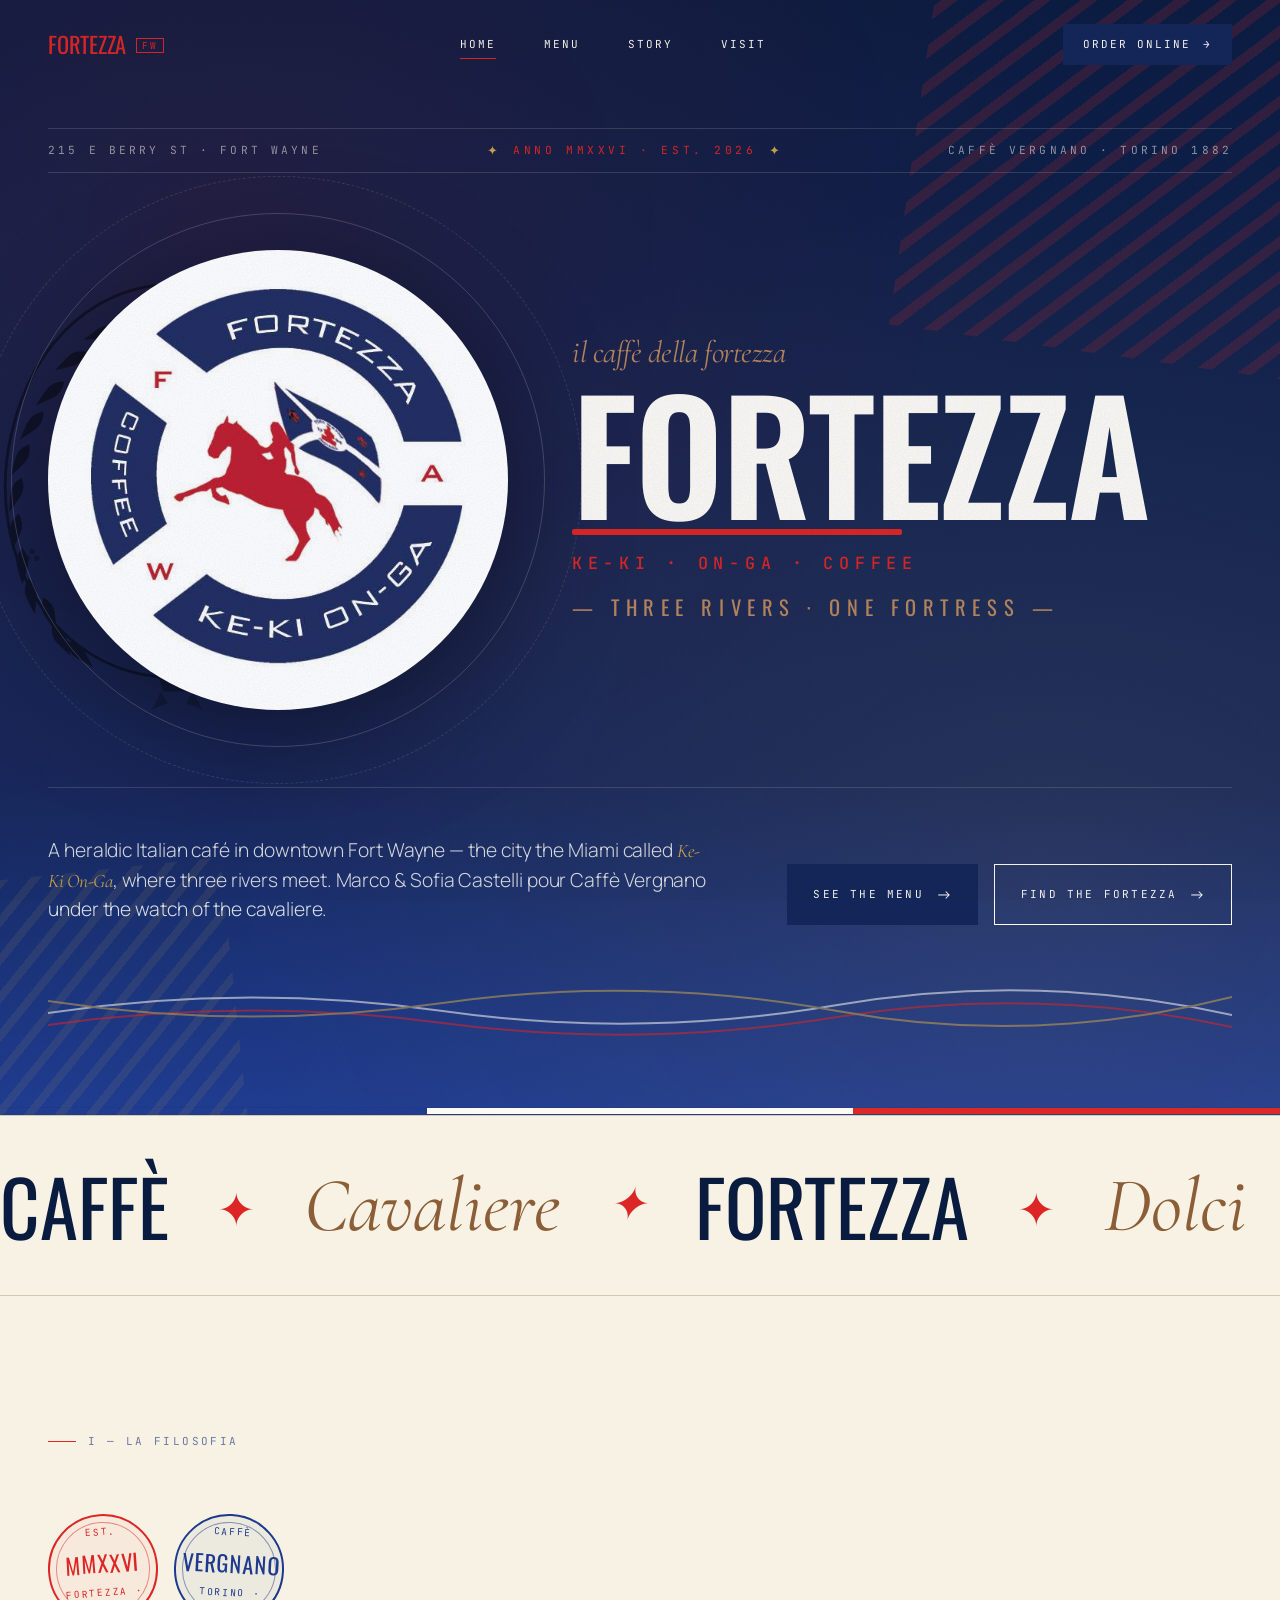
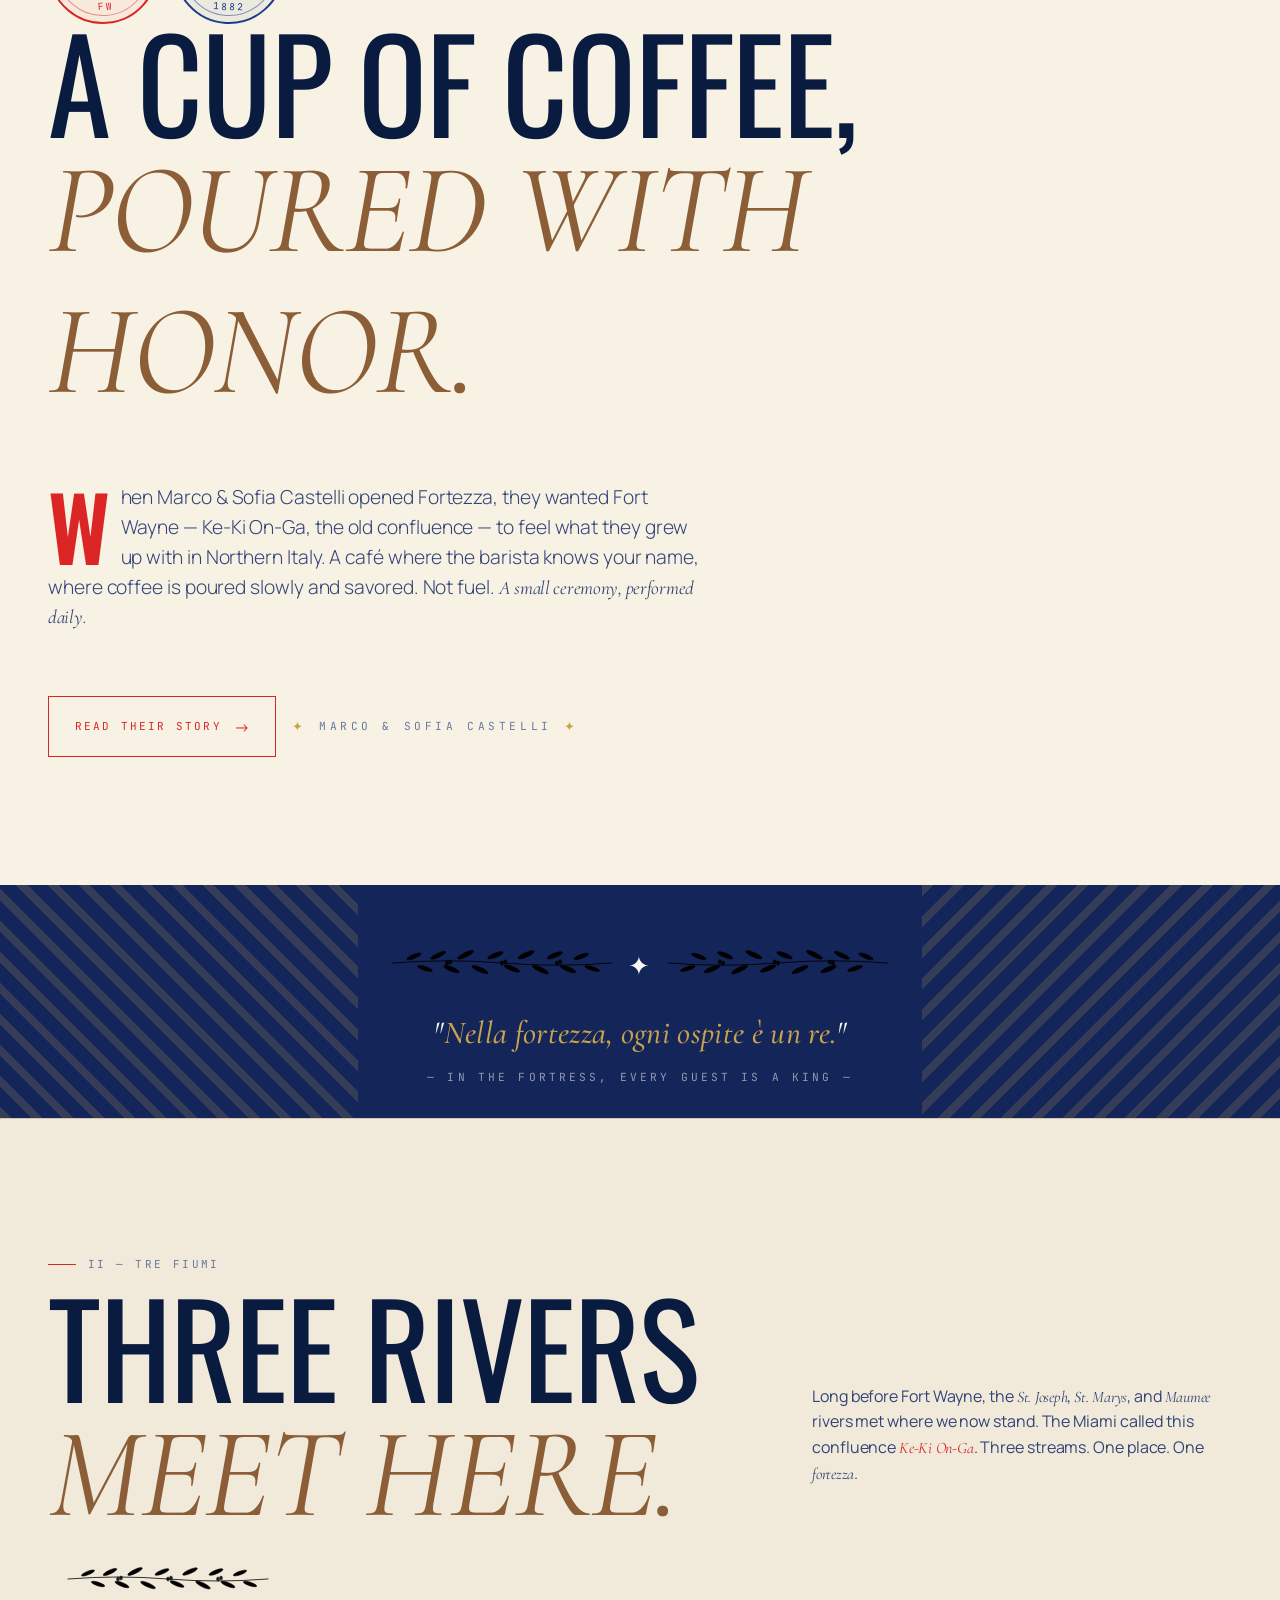
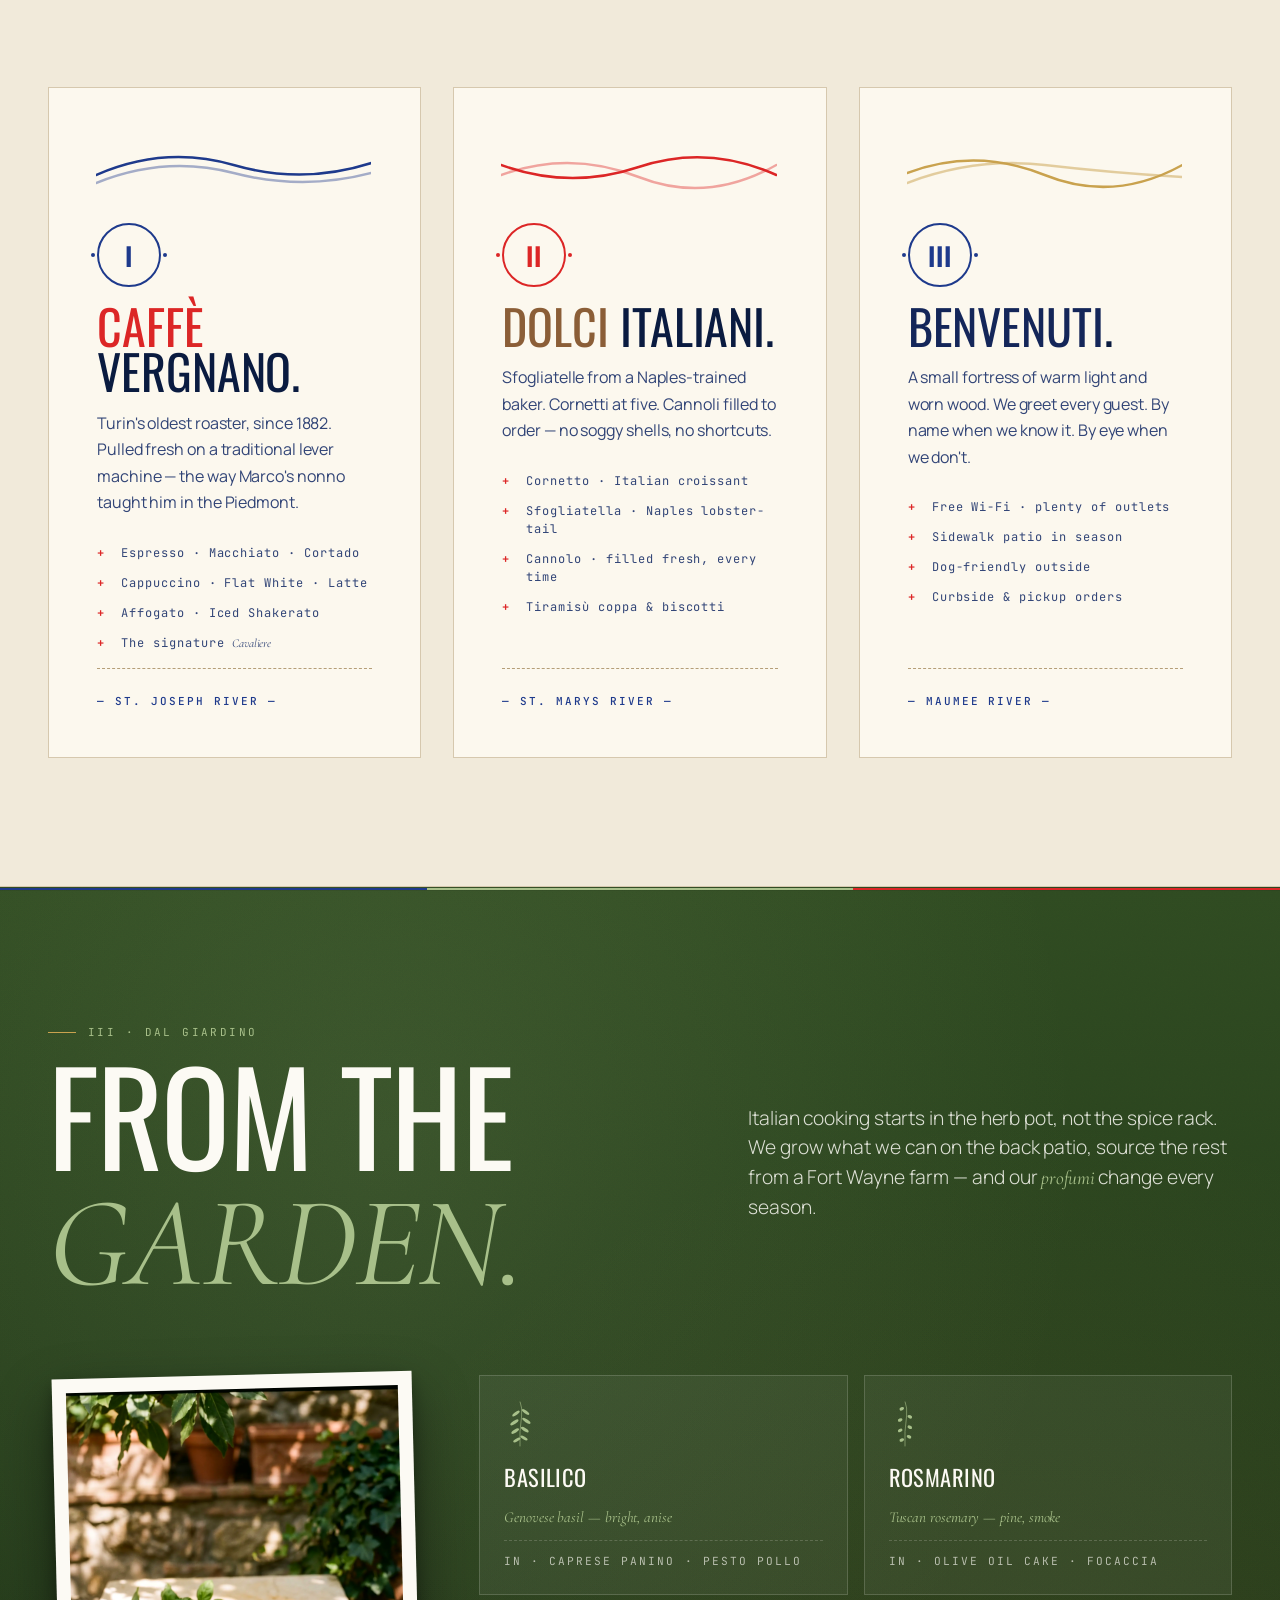
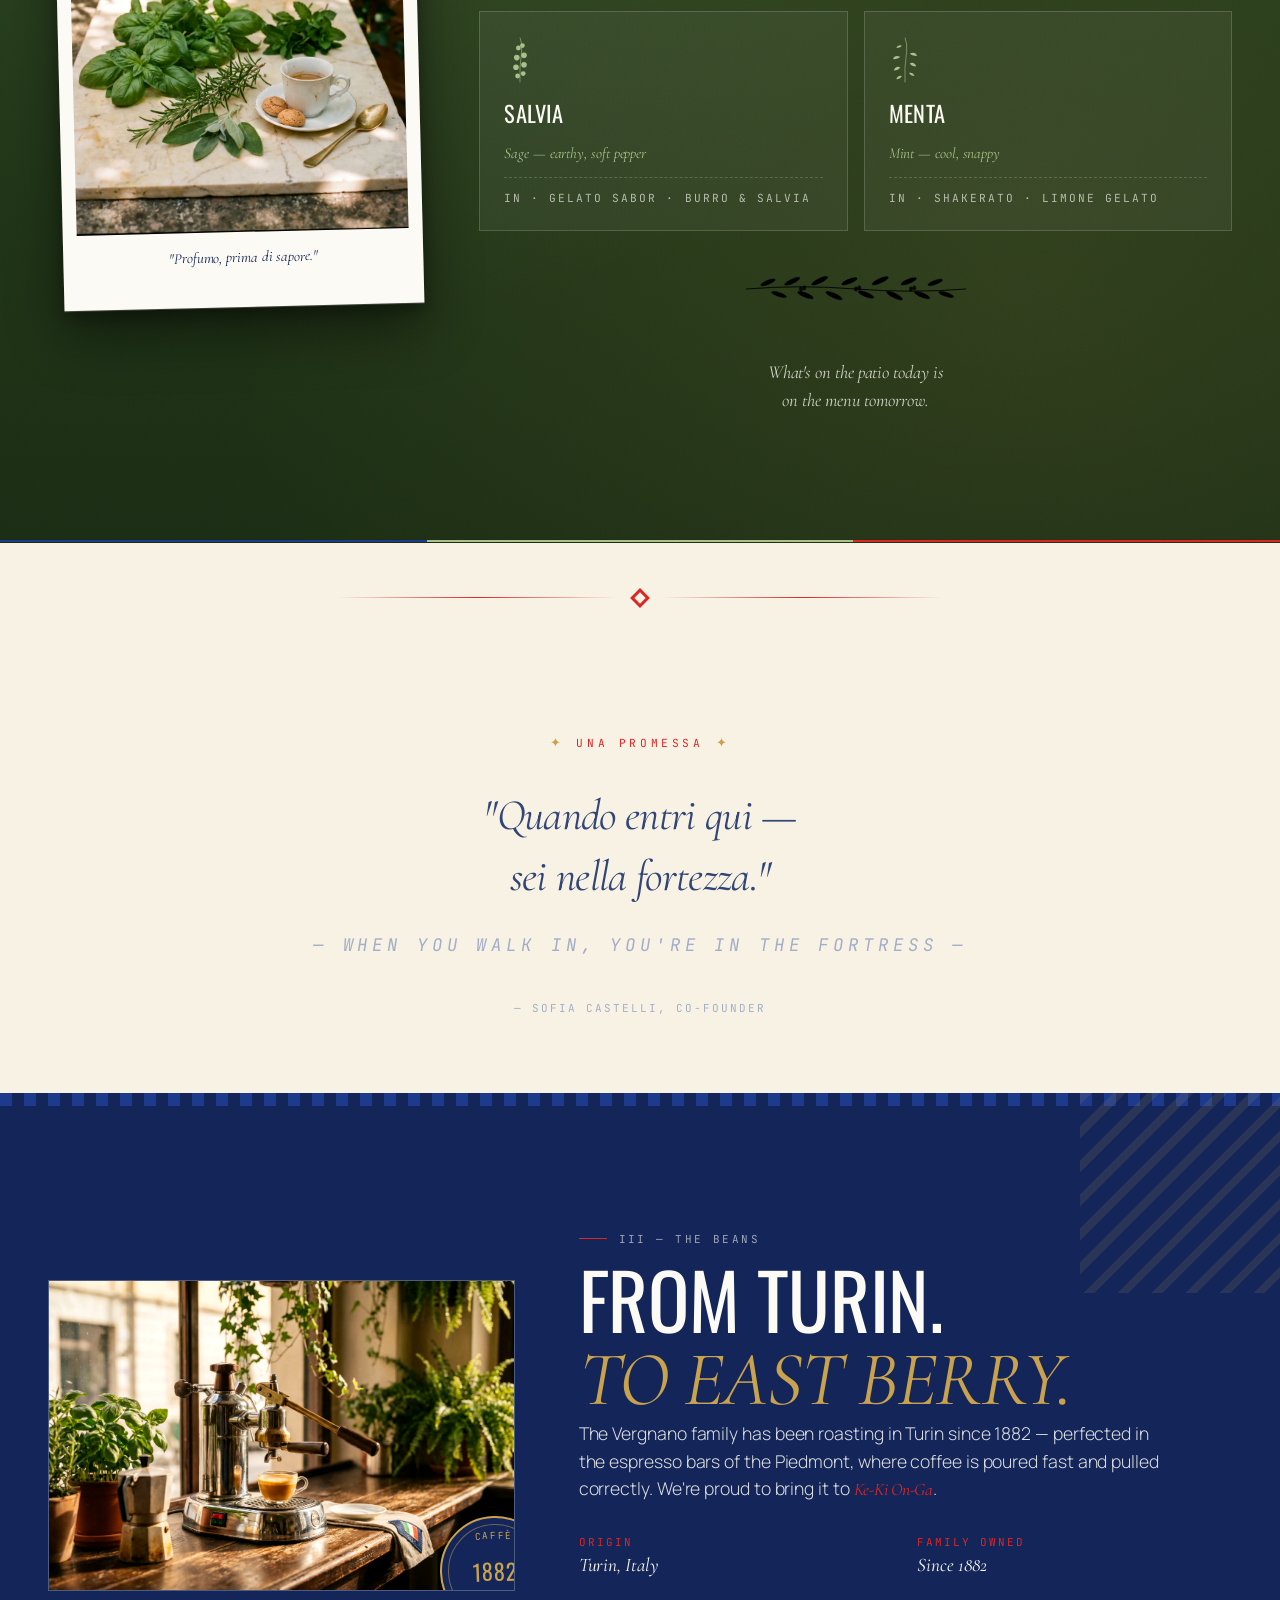
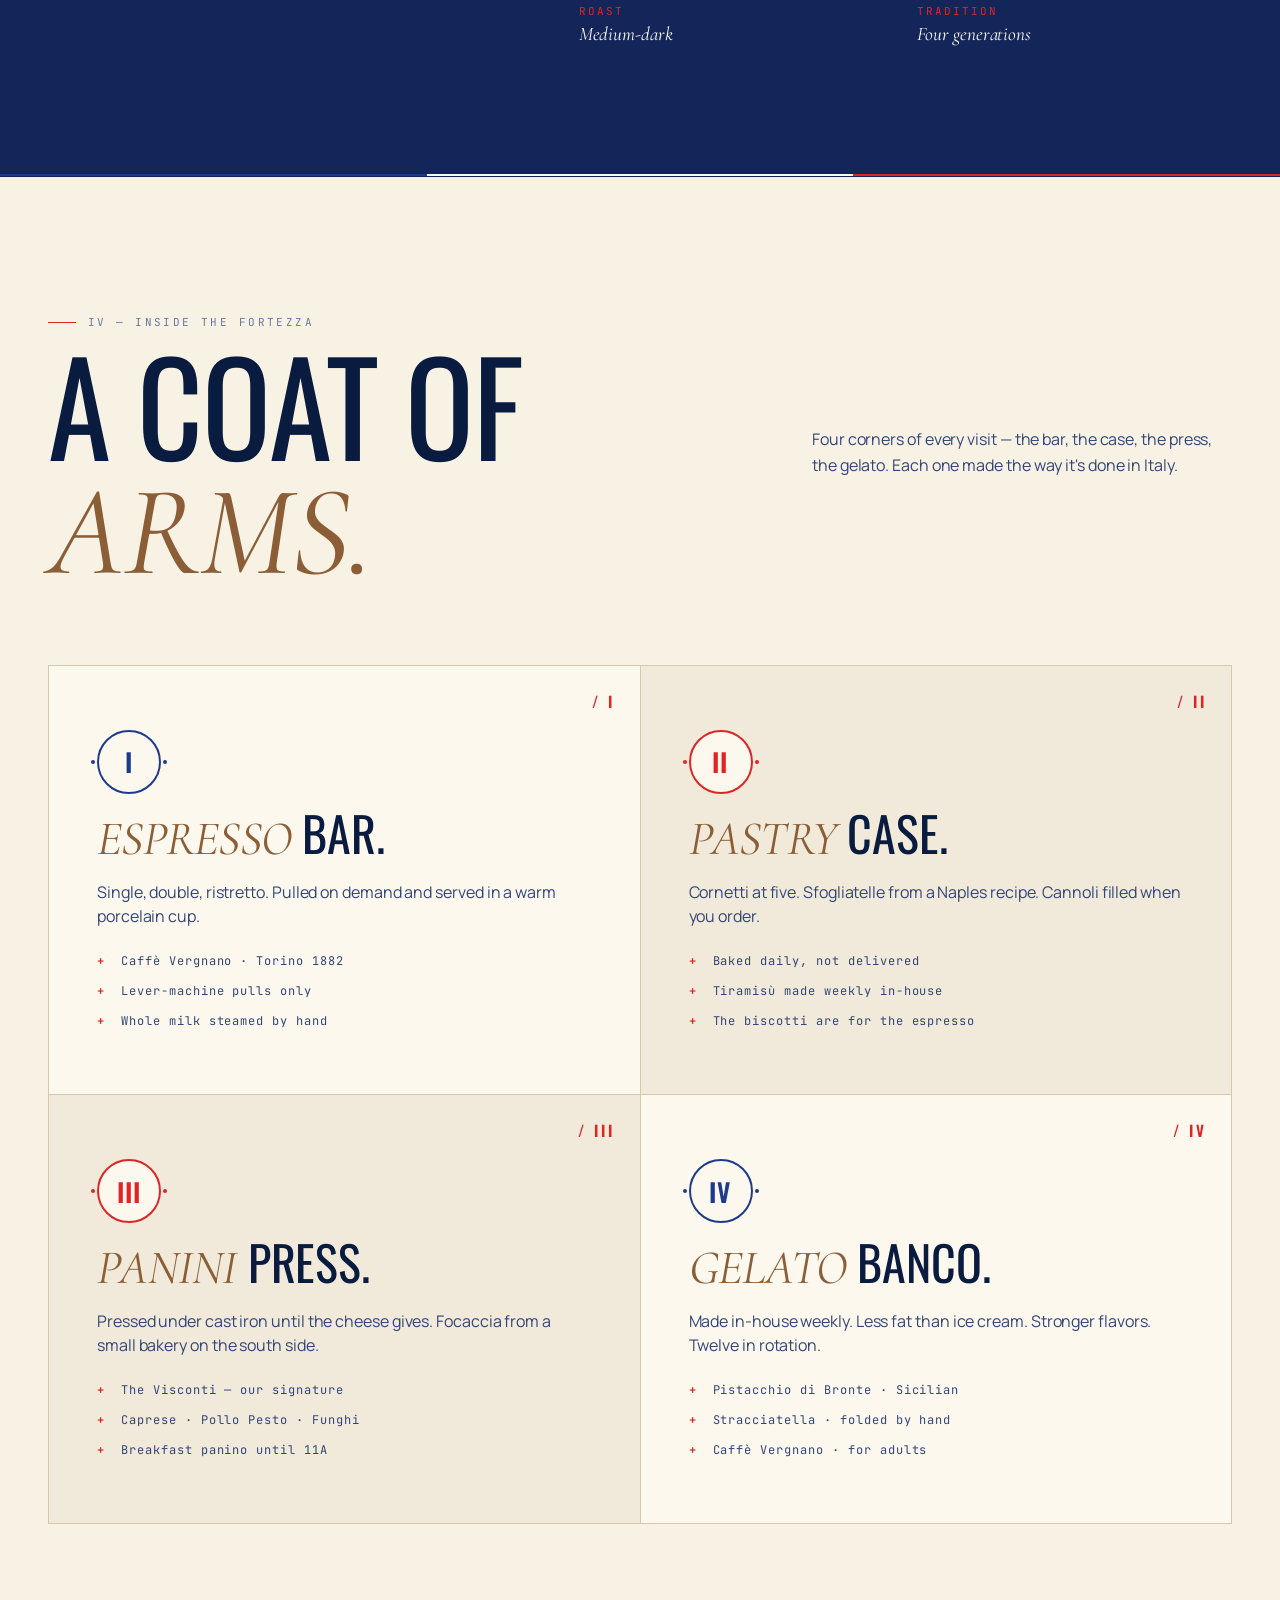
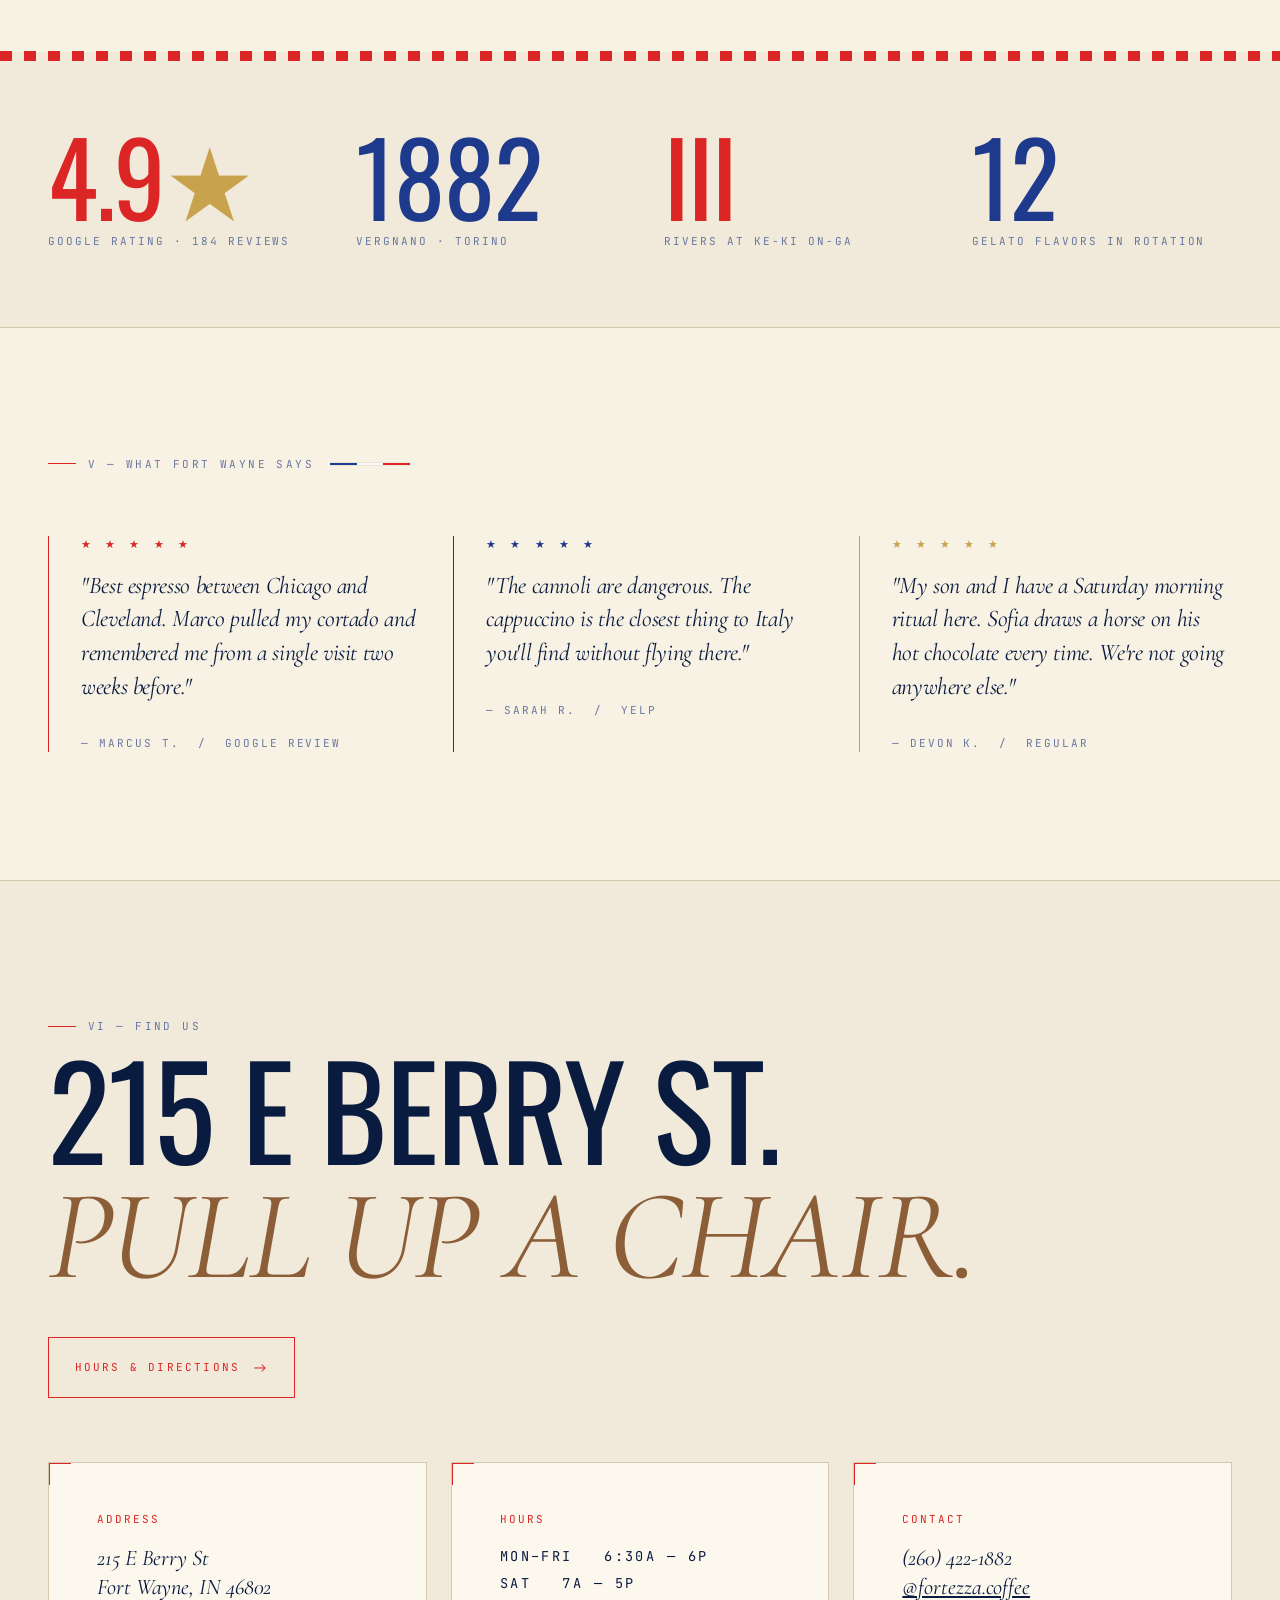
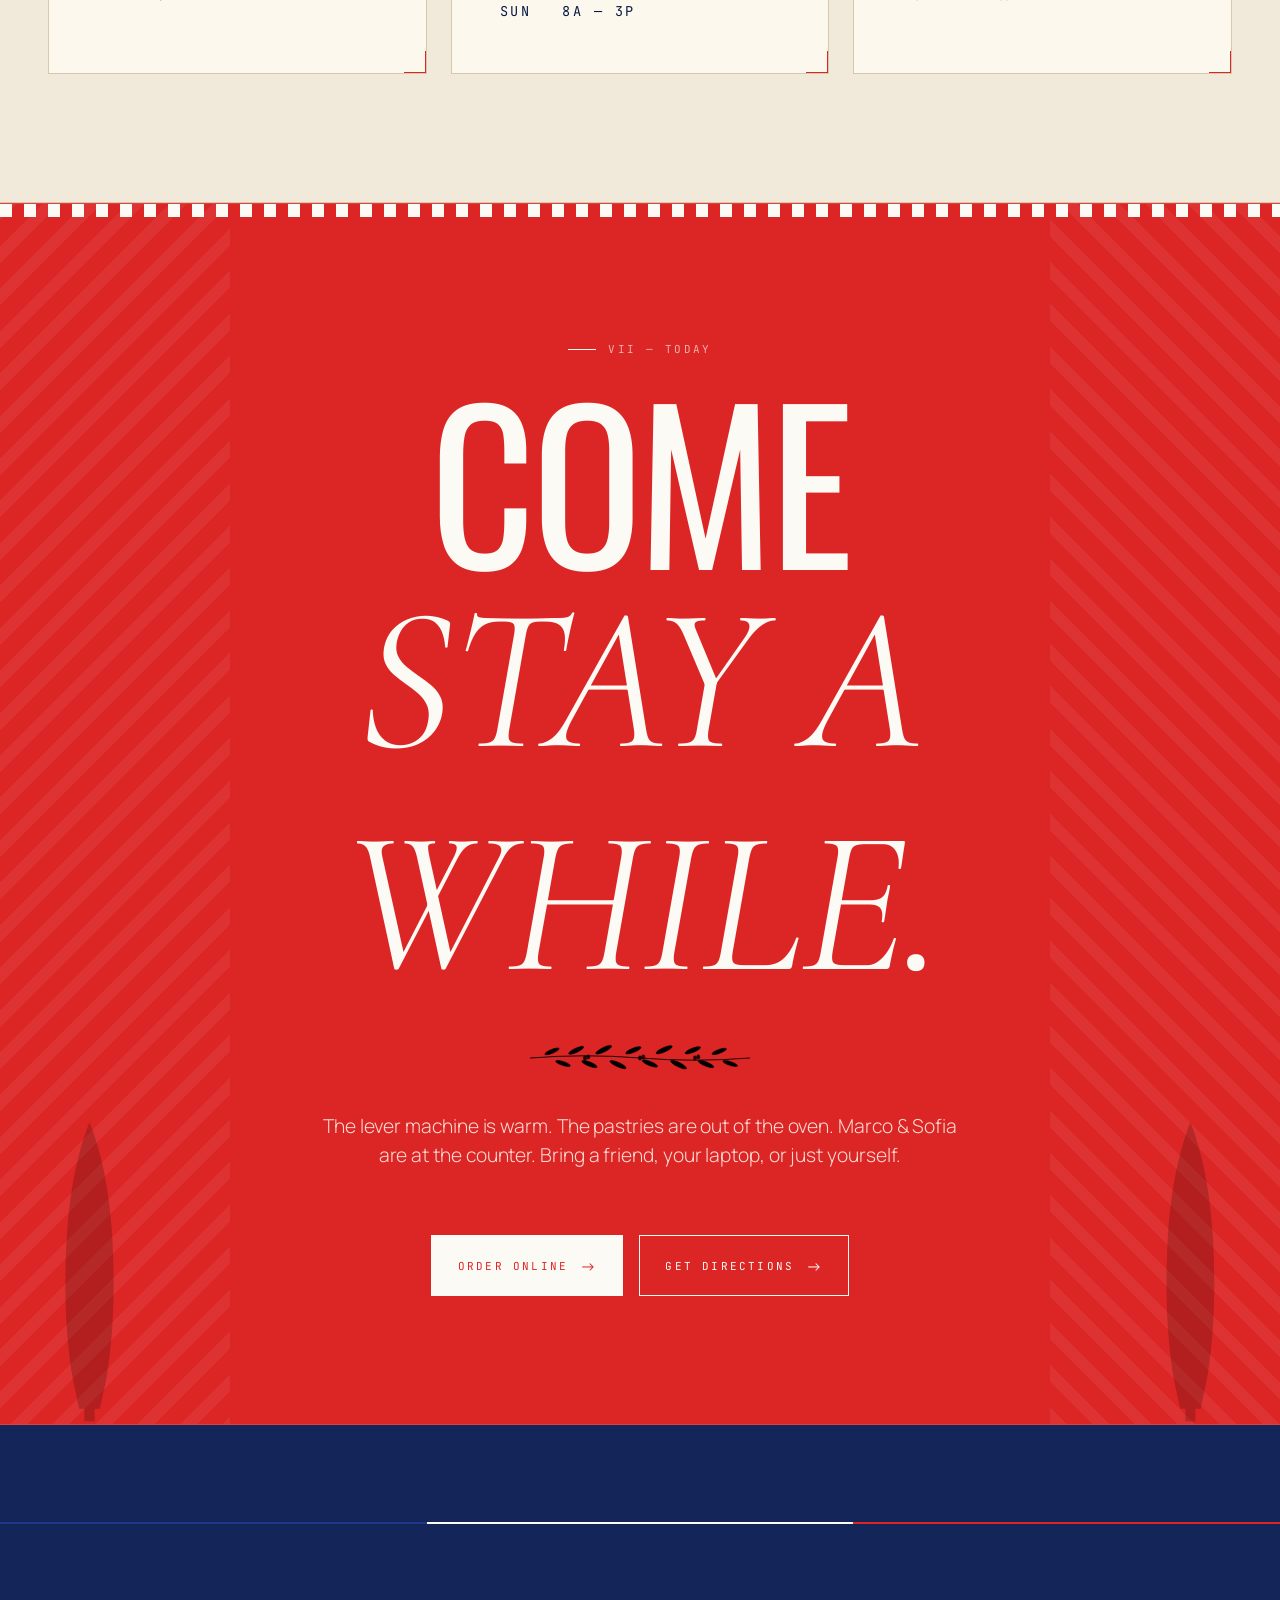
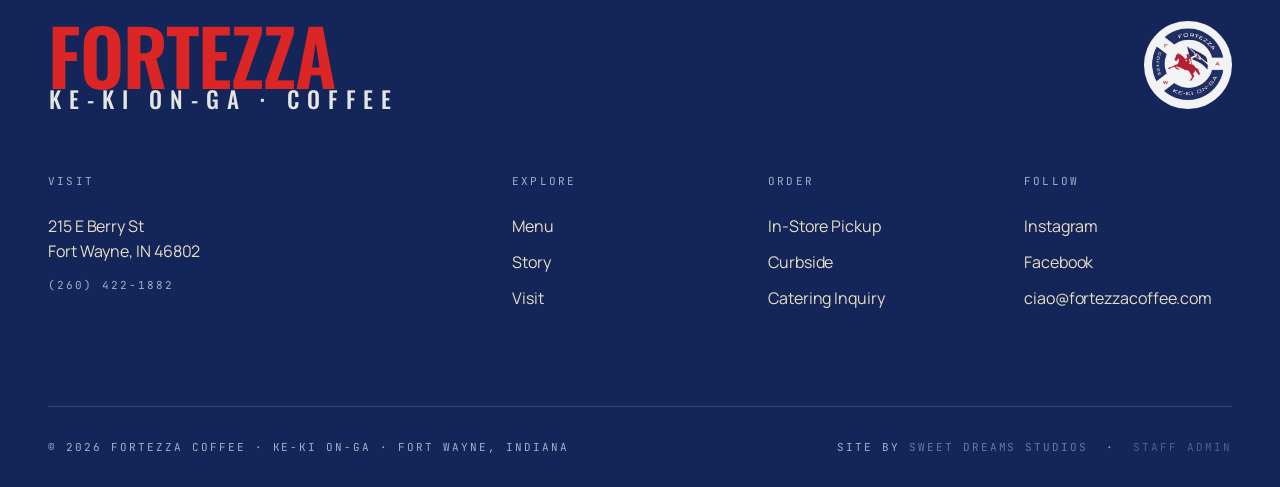
<file: index.html>
<!DOCTYPE html>
<html lang="en">
<head>
<meta charset="UTF-8" />
<meta name="viewport" content="width=device-width, initial-scale=1.0" />
<title>Fortezza Coffee — Italian Espresso & Heritage in Fort Wayne (Ke-Ki On-Ga)</title>
<meta name="description" content="A heraldic Italian café in downtown Fort Wayne. Caffè Vergnano espresso from Turin, hand-pressed panini, gelato artigianale. Marco & Sofia Castelli — il caffè della fortezza." />
<!-- Open Graph / Twitter card -->
<meta property="og:type" content="website" />
<meta property="og:url" content="https://sweet-dreams-us.github.io/FortezzaCoffee/" />
<meta property="og:title" content="Fortezza Coffee — Fort Wayne's Italian Stronghold" />
<meta property="og:description" content="Caffè Vergnano espresso, Italian dolci, and a heraldic welcome. 215 E Berry St, Fort Wayne — the heart of Ke-Ki On-Ga." />
<meta property="og:image" content="https://sweet-dreams-us.github.io/FortezzaCoffee/assets/og-card.svg" />
<meta property="og:image:width" content="1200" />
<meta property="og:image:height" content="630" />
<meta property="og:image:alt" content="Fortezza Coffee — il caffè della fortezza · 215 E Berry St, Fort Wayne" />
<meta property="og:locale" content="en_US" />
<meta property="og:site_name" content="Fortezza Coffee" />
<meta name="twitter:card" content="summary_large_image" />
<meta name="twitter:title" content="Fortezza Coffee — Fort Wayne's Italian Stronghold" />
<meta name="twitter:description" content="Caffè Vergnano espresso, Italian dolci, and a heraldic welcome. The heart of Ke-Ki On-Ga." />
<meta name="twitter:image" content="https://sweet-dreams-us.github.io/FortezzaCoffee/assets/og-card.svg" />

<link rel="preconnect" href="https://fonts.googleapis.com" />
<link rel="preconnect" href="https://fonts.gstatic.com" crossorigin />
<link href="https://fonts.googleapis.com/css2?family=Oswald:wght@300;400;500;600;700&family=Cormorant+Garamond:ital,wght@0,400;1,400;1,500&family=Manrope:wght@200;300;400;500;600&family=JetBrains+Mono:wght@400;500&display=swap" rel="stylesheet" />
<link rel="stylesheet" href="styles/globals.css" />
<link rel="icon" type="image/svg+xml" href="assets/favicon.svg" />
</head>
<body>

<!-- Navigation -->
<nav class="nav" id="nav">
  <a href="index.html" class="nav-brand">FORTEZZA</a>
  <div class="nav-links" id="navLinks">
    <a href="index.html" class="nav-link" aria-current="page">Home</a>
    <a href="menu.html" class="nav-link">Menu</a>
    <a href="story.html" class="nav-link">Story</a>
    <a href="visit.html" class="nav-link">Visit</a>
  </div>
  <a href="menu.html" class="nav-cta">Order Online <span aria-hidden="true">→</span></a>
  <button class="nav-toggle" id="navToggle" aria-label="Toggle menu">
    <span></span><span></span><span></span>
  </button>
</nav>

<!-- HERO V2 — heraldic badge + wordmark, no photo -->
<header class="hero hero-heraldic">
  <div class="hero-corner-bl" aria-hidden="true"></div>

  <div class="wrap">
    <!-- Top metadata bar -->
    <div class="hero-meta">
      <span>215 E Berry St · Fort Wayne</span>
      <span class="anno-mark">Anno MMXXVI · Est. 2026</span>
      <span>Caffè Vergnano · Torino 1882</span>
    </div>

    <!-- Main split: badge + wordmark -->
    <div class="hero-split">
      <div class="hero-badge with-laurel fade-up">
        <!-- Gold laurel wreath glowing behind the badge -->
        <img class="hero-laurel" src="assets/botanicals/laurel-wreath.svg" alt="" aria-hidden="true" />
        <img src="assets/logo.jpg" alt="Fortezza Coffee · Ke-Ki On-Ga heraldic badge" class="hero-badge-logo" />
      </div>

      <div class="hero-wordmark fade-up" style="animation-delay: 0.4s;">
        <div class="editorial">il caffè della fortezza</div>
        <h1 class="fortezza-mega">Fortezza</h1>
        <div class="kekionga-tag">Ke-Ki · On-Ga · Coffee</div>
        <div class="coffee-tag">— Three Rivers · One Fortress —</div>
      </div>
    </div>

    <!-- Bottom: lead + CTAs + Three-rivers SVG decoration -->
    <div class="hero-bottom-v2 fade-up" style="animation-delay: 0.7s;">
      <div>
        <p class="lead">
          A heraldic Italian café in downtown Fort Wayne — the city the Miami called <em class="editorial" style="color: var(--gold);">Ke-Ki On-Ga</em>, where three rivers meet. Marco &amp; Sofia Castelli pour Caffè Vergnano under the watch of the cavaliere.
        </p>
      </div>
      <div class="flex gap-4" style="justify-self: end; flex-wrap: wrap;">
        <a href="menu.html" class="btn btn-primary btn-arrow">See the Menu</a>
        <a href="visit.html" class="btn btn-arrow" style="color: var(--cream); border-color: var(--cream);">Find the Fortezza</a>
      </div>
    </div>

    <!-- Three rivers SVG (subtle, full width) -->
    <svg class="three-rivers-curve" style="margin-top: var(--s-7); opacity: 0.55;" viewBox="0 0 1200 70" preserveAspectRatio="none" aria-hidden="true">
      <path class="river-1" d="M 0,40 Q 200,10 400,38 T 800,32 T 1200,42" style="stroke: var(--cream);" />
      <path class="river-2" d="M 0,52 Q 200,24 400,50 T 800,44 T 1200,54" style="stroke: var(--rosso);" />
      <path class="river-3" d="M 0,28 Q 200,58 400,30 T 800,38 T 1200,24" style="stroke: var(--gold);" />
    </svg>
  </div>

  <!-- Bottom tricolor strip at base of hero -->
  <div class="tricolor tall" style="margin-top: auto;"><span></span><span></span><span></span></div>
</header>

<!-- HERALDIC MARQUEE -->
<section class="marquee" aria-hidden="true" style="background: var(--bg);">
  <div class="marquee-track">
    <span class="marquee-item">Caffè</span>
    <span class="marquee-item italic-item">Cavaliere</span>
    <span class="marquee-item">Fortezza</span>
    <span class="marquee-item italic-item">Dolci</span>
    <span class="marquee-item">Vergnano</span>
    <span class="marquee-item italic-item">Ke-Ki On-Ga</span>
    <span class="marquee-item">Espresso</span>
    <span class="marquee-item italic-item">Tre Fiumi</span>
    <span class="marquee-item">Gelato</span>
    <span class="marquee-item italic-item">Benvenuti</span>
  </div>
  <div class="marquee-track" aria-hidden="true">
    <span class="marquee-item">Caffè</span>
    <span class="marquee-item italic-item">Cavaliere</span>
    <span class="marquee-item">Fortezza</span>
    <span class="marquee-item italic-item">Dolci</span>
    <span class="marquee-item">Vergnano</span>
    <span class="marquee-item italic-item">Ke-Ki On-Ga</span>
  </div>
</section>

<!-- MISSION / EDITORIAL SPREAD with drop cap -->
<section class="section">
  <div class="wrap">
    <div class="grid-12">
      <div style="grid-column: 1 / span 4; position: relative;" data-reveal>
        <span class="eyebrow">I — La Filosofia</span>
        <div class="stamp-cluster mt-8">
          <div class="stamp">
            <div>Est.</div>
            <span class="stamp-big">MMXXVI</span>
            <div>Fortezza · FW</div>
          </div>
          <div class="stamp stamp-blu">
            <div>Caffè</div>
            <span class="stamp-big">Vergnano</span>
            <div>Torino · 1882</div>
          </div>
        </div>
      </div>
      <div style="grid-column: 5 / -1;">
        <h2 class="h-1" data-reveal>
          A cup of coffee, <br /><span class="editorial text-crema-deep">poured with honor.</span>
        </h2>
        <p class="lead mt-8 dropcap" data-reveal data-delay="2">
          When Marco &amp; Sofia Castelli opened Fortezza, they wanted Fort Wayne — Ke-Ki On-Ga, the old confluence — to feel what they grew up with in Northern Italy. A café where the barista knows your name, where coffee is poured slowly and savored. Not fuel. <em class="editorial">A small ceremony, performed daily.</em>
        </p>
        <div class="mt-8 flex gap-4 items-center" data-reveal data-delay="3" style="flex-wrap: wrap;">
          <a href="story.html" class="btn btn-rosso btn-arrow">Read Their Story</a>
          <span class="anno-mark" style="color: var(--text-dim);">Marco &amp; Sofia Castelli</span>
        </div>
      </div>
    </div>
  </div>
</section>

<!-- MOTTO BAR — Italian motto wrapped in olive branches -->
<section class="motto-bar">
  <div class="wrap">
    <div class="olive-divider">
      <img class="olive-svg" src="assets/botanicals/olive-branch.svg" alt="" aria-hidden="true" />
      <span class="olive-mark">✦</span>
      <img class="olive-svg flip" src="assets/botanicals/olive-branch.svg" alt="" aria-hidden="true" />
    </div>
    <p class="motto-text">
      "<strong>Nella fortezza, ogni ospite è un re.</strong>"
    </p>
    <p class="motto-trans">— In the fortress, every guest is a king —</p>
  </div>
</section>

<!-- TRE FIUMI / THREE RIVERS — original section, replaces United's three pillars -->
<section class="section section-rivers">
  <div class="wrap">
    <div class="flex justify-between items-center" style="flex-wrap: wrap; gap: var(--s-6);" data-reveal>
      <div>
        <span class="eyebrow">II — Tre Fiumi</span>
        <h2 class="h-1 mt-4">Three rivers <br /><span class="editorial text-crema-deep">meet here.</span></h2>
        <div class="olive-divider" style="justify-content: flex-start; max-width: 360px; color: var(--olive); margin-top: var(--s-4);">
          <img class="olive-svg" src="assets/botanicals/olive-branch.svg" alt="" aria-hidden="true" style="width: 240px; height: 40px;" />
        </div>
      </div>
      <p class="text-soft" style="max-width: 42ch; line-height: 1.6;">
        Long before Fort Wayne, the <em class="editorial">St. Joseph</em>, <em class="editorial">St. Marys</em>, and <em class="editorial">Maumee</em> rivers met where we now stand. The Miami called this confluence <em class="editorial" style="color: var(--rosso);">Ke-Ki On-Ga</em>. Three streams. One place. One <em class="editorial">fortezza</em>.
      </p>
    </div>

    <div class="rivers-grid">
      <article class="river-card" data-reveal>
        <svg class="river-curve" viewBox="0 0 300 60" preserveAspectRatio="none">
          <path d="M 0,40 Q 75,10 150,30 T 300,28" style="stroke: var(--blu);" />
          <path d="M 0,48 Q 75,20 150,38 T 300,38" style="stroke: var(--blu); opacity: 0.4;" />
        </svg>
        <div class="roman roman-blu">I</div>
        <h3 class="h-3"><span class="text-rosso">Caffè</span> Vergnano.</h3>
        <p class="text-soft" style="line-height: 1.65;">
          Turin's oldest roaster, since 1882. Pulled fresh on a traditional lever machine — the way Marco's nonno taught him in the Piedmont.
        </p>
        <ul>
          <li>Espresso · Macchiato · Cortado</li>
          <li>Cappuccino · Flat White · Latte</li>
          <li>Affogato · Iced Shakerato</li>
          <li>The signature <em class="editorial">Cavaliere</em></li>
        </ul>
        <div class="river-name mono">— St. Joseph River —</div>
      </article>

      <article class="river-card" data-reveal data-delay="2">
        <svg class="river-curve" viewBox="0 0 300 60" preserveAspectRatio="none">
          <path d="M 0,30 Q 75,55 150,32 T 300,40" style="stroke: var(--rosso);" />
          <path d="M 0,40 Q 75,15 150,42 T 300,30" style="stroke: var(--rosso); opacity: 0.4;" />
        </svg>
        <div class="roman">II</div>
        <h3 class="h-3"><span class="text-crema-deep">Dolci</span> Italiani.</h3>
        <p class="text-soft" style="line-height: 1.65;">
          Sfogliatelle from a Naples-trained baker. Cornetti at five. Cannoli filled to order — no soggy shells, no shortcuts.
        </p>
        <ul>
          <li>Cornetto · Italian croissant</li>
          <li>Sfogliatella · Naples lobster-tail</li>
          <li>Cannolo · filled fresh, every time</li>
          <li>Tiramisù coppa &amp; biscotti</li>
        </ul>
        <div class="river-name mono">— St. Marys River —</div>
      </article>

      <article class="river-card" data-reveal data-delay="3">
        <svg class="river-curve" viewBox="0 0 300 60" preserveAspectRatio="none">
          <path d="M 0,38 Q 75,12 150,40 T 300,30" style="stroke: var(--gold);" />
          <path d="M 0,48 Q 75,22 150,30 T 300,42" style="stroke: var(--gold); opacity: 0.5;" />
        </svg>
        <div class="roman roman-blu">III</div>
        <h3 class="h-3"><span class="text-espresso">Benvenuti</span>.</h3>
        <p class="text-soft" style="line-height: 1.65;">
          A small fortress of warm light and worn wood. We greet every guest. By name when we know it. By eye when we don't.
        </p>
        <ul>
          <li>Free Wi-Fi · plenty of outlets</li>
          <li>Sidewalk patio in season</li>
          <li>Dog-friendly outside</li>
          <li>Curbside &amp; pickup orders</li>
        </ul>
        <div class="river-name mono">— Maumee River —</div>
      </article>
    </div>
  </div>
</section>

<!-- DAL GIARDINO — fresh herbs / garden ingredients on a deep verdant green -->
<section class="section-giardino">
  <div class="tricolor" style="position: absolute; top: 0; left: 0; right: 0;"><span></span><span></span><span></span></div>

  <div class="wrap" style="position: relative; z-index: 2;">
    <div class="flex justify-between items-center" style="flex-wrap: wrap; gap: var(--s-6);" data-reveal>
      <div>
        <span class="eyebrow" style="color: var(--verde-soft);">III · Dal Giardino</span>
        <h2 class="h-1 mt-4" style="color: var(--cream);">From the <br /><span class="editorial">garden.</span></h2>
      </div>
      <p class="lead" style="max-width: 44ch; color: rgba(252, 250, 244, 0.85);">
        Italian cooking starts in the herb pot, not the spice rack. We grow what we can on the back patio, source the rest from a Fort Wayne farm — and our <em class="editorial">profumi</em> change every season.
      </p>
    </div>

    <div class="giardino-grid">
      <!-- Polaroid-framed editorial herb still life (Higgsfield generated, on-brand) -->
      <div class="giardino-photo" data-reveal>
        <img src="assets/photos/dal-giardino.webp" alt="Italian herbs — basil, rosemary, sage, mint — on marble with espresso" loading="lazy" width="1856" height="2304" />
        <div class="photo-caption">
          "Profumo, prima di sapore." <br />
          <span style="font-family: var(--font-mono); font-style: normal; font-size: 0.65rem; letter-spacing: 0.22em; text-transform: uppercase; color: var(--text-dim);">— Aroma before flavor —</span>
        </div>
      </div>

      <!-- Four herb cards -->
      <div data-reveal data-delay="1" style="display: flex; flex-direction: column; gap: var(--s-5);">
        <div class="herbs-list">
          <article class="herb-card">
            <svg class="sprig-icon" viewBox="0 0 80 120" aria-hidden="true">
              <use href="assets/botanicals/sprig.svg#root" />
              <!-- Inline fallback path so the icon renders without external use -->
              <g fill="currentColor"><path d="M 40,116 Q 38,80 44,40 Q 46,18 40,4" fill="none" stroke="currentColor" stroke-width="1.5"/><ellipse cx="32" cy="100" rx="10" ry="3.5" transform="rotate(-30 32 100)"/><ellipse cx="50" cy="95" rx="10" ry="3.5" transform="rotate(30 50 95)"/><ellipse cx="28" cy="78" rx="11" ry="4" transform="rotate(-32 28 78)"/><ellipse cx="52" cy="74" rx="11" ry="4" transform="rotate(32 52 74)"/><ellipse cx="26" cy="56" rx="12" ry="4" transform="rotate(-34 26 56)"/><ellipse cx="56" cy="52" rx="12" ry="4" transform="rotate(34 56 52)"/><ellipse cx="30" cy="34" rx="11" ry="3.8" transform="rotate(-36 30 34)"/><ellipse cx="54" cy="30" rx="11" ry="3.8" transform="rotate(36 54 30)"/></g>
            </svg>
            <div class="herb-name">Basilico</div>
            <div class="herb-italian">Genovese basil — bright, anise</div>
            <div class="herb-use">In · Caprese panino · Pesto pollo</div>
          </article>

          <article class="herb-card">
            <svg class="sprig-icon" viewBox="0 0 80 120" aria-hidden="true">
              <g fill="currentColor"><path d="M 40,116 Q 38,80 44,40 Q 46,18 40,4" fill="none" stroke="currentColor" stroke-width="1.5"/><ellipse cx="32" cy="100" rx="6" ry="4" transform="rotate(-25 32 100)"/><ellipse cx="50" cy="92" rx="6" ry="4" transform="rotate(25 50 92)"/><ellipse cx="28" cy="76" rx="6" ry="4" transform="rotate(-25 28 76)"/><ellipse cx="52" cy="68" rx="6" ry="4" transform="rotate(25 52 68)"/><ellipse cx="28" cy="50" rx="6" ry="4" transform="rotate(-25 28 50)"/><ellipse cx="52" cy="42" rx="6" ry="4" transform="rotate(25 52 42)"/><ellipse cx="32" cy="22" rx="6" ry="4" transform="rotate(-25 32 22)"/></g>
            </svg>
            <div class="herb-name">Rosmarino</div>
            <div class="herb-italian">Tuscan rosemary — pine, smoke</div>
            <div class="herb-use">In · Olive oil cake · Focaccia</div>
          </article>

          <article class="herb-card">
            <svg class="sprig-icon" viewBox="0 0 80 120" aria-hidden="true">
              <g fill="currentColor"><path d="M 40,116 Q 38,80 44,40 Q 46,18 40,4" fill="none" stroke="currentColor" stroke-width="1.5"/><circle cx="34" cy="100" r="6"/><circle cx="48" cy="94" r="6"/><circle cx="30" cy="78" r="7"/><circle cx="50" cy="72" r="7"/><circle cx="32" cy="54" r="7"/><circle cx="50" cy="48" r="7"/><circle cx="36" cy="30" r="6"/><circle cx="46" cy="24" r="6"/></g>
            </svg>
            <div class="herb-name">Salvia</div>
            <div class="herb-italian">Sage — earthy, soft pepper</div>
            <div class="herb-use">In · Gelato sabor · Burro &amp; salvia</div>
          </article>

          <article class="herb-card">
            <svg class="sprig-icon" viewBox="0 0 80 120" aria-hidden="true">
              <g fill="currentColor"><path d="M 40,116 Q 38,80 44,40 Q 46,18 40,4" fill="none" stroke="currentColor" stroke-width="1.5"/><path d="M 32,100 Q 22,98 18,108 Q 28,108 32,100 Z"/><path d="M 50,92 Q 60,90 64,100 Q 54,100 50,92 Z"/><path d="M 28,78 Q 16,74 12,86 Q 24,86 28,78 Z"/><path d="M 52,68 Q 64,64 68,76 Q 56,76 52,68 Z"/><path d="M 28,52 Q 14,46 10,58 Q 24,58 28,52 Z"/><path d="M 52,44 Q 66,38 70,50 Q 56,50 52,44 Z"/><path d="M 32,24 Q 22,20 18,30 Q 30,30 32,24 Z"/></g>
            </svg>
            <div class="herb-name">Menta</div>
            <div class="herb-italian">Mint — cool, snappy</div>
            <div class="herb-use">In · Shakerato · Limone gelato</div>
          </article>
        </div>

        <!-- Olive branch divider -->
        <div class="olive-divider" style="color: var(--verde-soft); margin-top: var(--s-3);">
          <img class="olive-svg" src="assets/botanicals/olive-branch.svg" alt="" aria-hidden="true" />
        </div>

        <p class="text-soft" style="text-align: center; font-family: var(--font-editorial); font-style: italic; font-size: 1.15rem; color: rgba(252, 250, 244, 0.78);">
          What's on the patio today is <br />on the menu tomorrow.
        </p>
      </div>
    </div>
  </div>

  <div class="tricolor" style="position: absolute; bottom: 0; left: 0; right: 0;"><span></span><span></span><span></span></div>
</section>

<!-- HERALDIC RULE -->
<div class="wrap">
  <div class="heraldic-rule">
    <div class="diamond"></div>
  </div>
</div>

<!-- LARGE STATEMENT with heraldic flourishes -->
<section class="section section-tight">
  <div class="wrap center" style="max-width: 1100px;">
    <span class="anno-mark" data-reveal>Una promessa</span>
    <p class="editorial mt-6" style="font-size: clamp(1.6rem, 3.4vw, 2.8rem); color: var(--text-soft); line-height:1.4;" data-reveal data-delay="1">
      "Quando entri qui — <br />sei nella fortezza." <br />
      <span class="mono text-faint" style="font-size: 0.4em; letter-spacing: 0.28em; display: inline-block; margin-top: 1.5rem;">— When you walk in, you're in the fortress —</span>
    </p>
    <div class="mono mt-6 text-faint" data-reveal data-delay="2">— Sofia Castelli, Co-founder</div>
  </div>
</section>

<!-- VERGNANO FEATURE — with crenellation top border + wax seal -->
<section class="section crenel-top" style="background: var(--blu-deep); color: var(--cream); position: relative; overflow: hidden;">
  <div class="wrap" style="position: relative; z-index: 2;">
    <div class="feature-spread">
      <div class="feature-img" data-reveal style="border-color: rgba(252, 250, 244, 0.25);">
        <img src="assets/photos/vergnano.webp" alt="Vintage Italian lever espresso machine with brass fittings, demitasse, and basil" loading="lazy" width="2528" height="1696" />
        <!-- Wax seal stamp overlapping the image, bottom-right -->
        <div class="stamp stamp-gold" style="position: absolute; bottom: -36px; right: -36px; background: var(--blu-deep); z-index: 3;">
          <div>Caffè</div>
          <span class="stamp-big" style="color: var(--gold);">1882</span>
          <div>Torino</div>
        </div>
      </div>
      <div>
        <span class="eyebrow" data-reveal style="color: rgba(252, 250, 244, 0.6);">III — The Beans</span>
        <h2 class="h-2 mt-4" data-reveal data-delay="1" style="color: var(--cream);">
          From Turin.<br /><span class="editorial" style="color: var(--gold);">To East Berry.</span>
        </h2>
        <p class="lead mt-5" data-reveal data-delay="2" style="font-size: 1.1rem; color: rgba(252, 250, 244, 0.86);">
          The Vergnano family has been roasting in Turin since 1882 — perfected in the espresso bars of the Piedmont, where coffee is poured fast and pulled correctly. We're proud to bring it to <em class="editorial" style="color: var(--rosso);">Ke-Ki On-Ga</em>.
        </p>
        <div class="grid grid-2 mt-6" style="gap: var(--s-5);" data-reveal data-delay="3">
          <div>
            <div class="mono" style="color: var(--rosso);">Origin</div>
            <p class="mt-2" style="font-family: var(--font-editorial); font-style: italic; font-size: 1.2rem; color: var(--cream);">Turin, Italy</p>
          </div>
          <div>
            <div class="mono" style="color: var(--rosso);">Family Owned</div>
            <p class="mt-2" style="font-family: var(--font-editorial); font-style: italic; font-size: 1.2rem; color: var(--cream);">Since 1882</p>
          </div>
          <div>
            <div class="mono" style="color: var(--rosso);">Roast</div>
            <p class="mt-2" style="font-family: var(--font-editorial); font-style: italic; font-size: 1.2rem; color: var(--cream);">Medium-dark</p>
          </div>
          <div>
            <div class="mono" style="color: var(--rosso);">Tradition</div>
            <p class="mt-2" style="font-family: var(--font-editorial); font-style: italic; font-size: 1.2rem; color: var(--cream);">Four generations</p>
          </div>
        </div>
      </div>
    </div>
  </div>
  <!-- Decorative chevron stripes in corners -->
  <div style="position: absolute; top: 0; right: 0; width: 200px; height: 200px; background: repeating-linear-gradient(135deg, var(--gold) 0, var(--gold) 8px, transparent 8px, transparent 24px); opacity: 0.12; pointer-events: none;"></div>
  <div class="tricolor" style="position: absolute; bottom: 0; left: 0; right: 0;"><span></span><span></span><span></span></div>
</section>

<!-- INSIDE THE FORTEZZA — quadrant grid (4 large quadrants like a coat of arms) -->
<section class="section">
  <div class="wrap">
    <div class="flex justify-between items-center" style="flex-wrap: wrap; gap: var(--s-6);" data-reveal>
      <div>
        <span class="eyebrow">IV — Inside the Fortezza</span>
        <h2 class="h-1 mt-4">A coat of <br /><span class="editorial text-crema-deep">arms.</span></h2>
      </div>
      <p class="text-soft" style="max-width: 42ch; line-height: 1.6;">
        Four corners of every visit — the bar, the case, the press, the gelato. Each one made the way it's done in Italy.
      </p>
    </div>

    <div class="quadrant-grid" data-reveal data-delay="1">
      <div class="quadrant">
        <div class="quad-mark">/ I</div>
        <div class="roman roman-blu">I</div>
        <h3 class="h-3"><span class="editorial text-crema-deep">Espresso</span> Bar.</h3>
        <p class="text-soft">Single, double, ristretto. Pulled on demand and served in a warm porcelain cup.</p>
        <ul>
          <li>Caffè Vergnano · Torino 1882</li>
          <li>Lever-machine pulls only</li>
          <li>Whole milk steamed by hand</li>
        </ul>
      </div>
      <div class="quadrant">
        <div class="quad-mark">/ II</div>
        <div class="roman">II</div>
        <h3 class="h-3"><span class="editorial text-crema-deep">Pastry</span> Case.</h3>
        <p class="text-soft">Cornetti at five. Sfogliatelle from a Naples recipe. Cannoli filled when you order.</p>
        <ul>
          <li>Baked daily, not delivered</li>
          <li>Tiramisù made weekly in-house</li>
          <li>The biscotti are for the espresso</li>
        </ul>
      </div>
      <div class="quadrant">
        <div class="quad-mark">/ III</div>
        <div class="roman">III</div>
        <h3 class="h-3"><span class="editorial text-crema-deep">Panini</span> Press.</h3>
        <p class="text-soft">Pressed under cast iron until the cheese gives. Focaccia from a small bakery on the south side.</p>
        <ul>
          <li>The Visconti — our signature</li>
          <li>Caprese · Pollo Pesto · Funghi</li>
          <li>Breakfast panino until 11A</li>
        </ul>
      </div>
      <div class="quadrant">
        <div class="quad-mark">/ IV</div>
        <div class="roman roman-blu">IV</div>
        <h3 class="h-3"><span class="editorial text-crema-deep">Gelato</span> Banco.</h3>
        <p class="text-soft">Made in-house weekly. Less fat than ice cream. Stronger flavors. Twelve in rotation.</p>
        <ul>
          <li>Pistacchio di Bronte · Sicilian</li>
          <li>Stracciatella · folded by hand</li>
          <li>Caffè Vergnano · for adults</li>
        </ul>
      </div>
    </div>
  </div>
</section>

<!-- STATS / NUMBERS — with chevron band accent -->
<section class="section section-tight crenel-top crenel-rosso" style="background: var(--bg-1); border-bottom: 1px solid var(--border); --crenel-h: 10px;">
  <div class="wrap">
    <div class="grid grid-4 stats-grid">
      <div data-reveal>
        <div class="display text-rosso" style="font-size: clamp(4rem, 8vw, 7rem); line-height: 0.9;">4.9<span style="color: var(--gold);">★</span></div>
        <div class="mono text-dim mt-3">Google Rating · 184 Reviews</div>
      </div>
      <div data-reveal data-delay="1">
        <div class="display" style="font-size: clamp(4rem, 8vw, 7rem); line-height: 0.9; color: var(--blu);">1882</div>
        <div class="mono text-dim mt-3">Vergnano · Torino</div>
      </div>
      <div data-reveal data-delay="2">
        <div class="display text-rosso" style="font-size: clamp(4rem, 8vw, 7rem); line-height: 0.9;">III</div>
        <div class="mono text-dim mt-3">Rivers at Ke-Ki On-Ga</div>
      </div>
      <div data-reveal data-delay="3">
        <div class="display" style="font-size: clamp(4rem, 8vw, 7rem); line-height: 0.9; color: var(--blu);">12</div>
        <div class="mono text-dim mt-3">Gelato Flavors in Rotation</div>
      </div>
    </div>
  </div>
</section>

<!-- TESTIMONIALS — vintage column-rule layout -->
<section class="section">
  <div class="wrap">
    <div class="flex items-center gap-4" data-reveal style="flex-wrap: wrap;">
      <span class="eyebrow">V — What Fort Wayne Says</span>
      <div class="tricolor" style="width: 80px; flex-shrink: 0;"><span></span><span></span><span></span></div>
    </div>
    <div class="grid grid-3 mt-8">
      <blockquote class="quote-card" data-reveal style="border-left-color: var(--rosso); padding-left: var(--s-6);">
        <div class="mono text-rosso" style="font-size: 0.7rem; letter-spacing: 0.32em; margin-bottom: var(--s-4);">★ ★ ★ ★ ★</div>
        <p class="editorial" style="font-size: 1.5rem; color: var(--text); line-height:1.4;">"Best espresso between Chicago and Cleveland. Marco pulled my cortado and remembered me from a single visit two weeks before."</p>
        <footer class="mono mt-6 text-dim">— Marcus T. &nbsp;/&nbsp; Google Review</footer>
      </blockquote>
      <blockquote class="quote-card" data-reveal data-delay="1" style="border-left-color: var(--blu); padding-left: var(--s-6);">
        <div class="mono" style="font-size: 0.7rem; letter-spacing: 0.32em; margin-bottom: var(--s-4); color: var(--blu);">★ ★ ★ ★ ★</div>
        <p class="editorial" style="font-size: 1.5rem; color: var(--text); line-height:1.4;">"The cannoli are dangerous. The cappuccino is the closest thing to Italy you'll find without flying there."</p>
        <footer class="mono mt-6 text-dim">— Sarah R. &nbsp;/&nbsp; Yelp</footer>
      </blockquote>
      <blockquote class="quote-card" data-reveal data-delay="2" style="border-left-color: var(--gold); padding-left: var(--s-6);">
        <div class="mono" style="font-size: 0.7rem; letter-spacing: 0.32em; margin-bottom: var(--s-4); color: var(--gold);">★ ★ ★ ★ ★</div>
        <p class="editorial" style="font-size: 1.5rem; color: var(--text); line-height:1.4;">"My son and I have a Saturday morning ritual here. Sofia draws a horse on his hot chocolate every time. We're not going anywhere else."</p>
        <footer class="mono mt-6 text-dim">— Devon K. &nbsp;/&nbsp; Regular</footer>
      </blockquote>
    </div>
  </div>
</section>

<!-- VISIT TEASE -->
<section class="section" style="background: var(--bg-1); border-block: 1px solid var(--border);">
  <div class="wrap">
    <div class="flex justify-between items-center" style="flex-wrap:wrap; gap: var(--s-6);" data-reveal>
      <div>
        <span class="eyebrow">VI — Find Us</span>
        <h2 class="h-1 mt-4">215 E Berry St.<br /><span class="editorial text-crema-deep">Pull up a chair.</span></h2>
      </div>
      <a href="visit.html" class="btn btn-rosso btn-arrow">Hours &amp; Directions</a>
    </div>

    <div class="grid grid-3 mt-8" style="gap: var(--s-5);">
      <div class="card bracket" data-reveal>
        <div class="mono text-rosso">Address</div>
        <p class="mt-4" style="font-family: var(--font-editorial); font-style: italic; font-size: 1.4rem; line-height: 1.3;">215 E Berry St<br />Fort Wayne, IN 46802</p>
      </div>
      <div class="card bracket" data-reveal data-delay="1">
        <div class="mono text-rosso">Hours</div>
        <p class="mt-4 mono" style="font-size: 0.85rem; line-height: 2;">
          MON–FRI &nbsp; 6:30A — 6P<br />
          SAT &nbsp; 7A — 5P<br />
          SUN &nbsp; 8A — 3P
        </p>
      </div>
      <div class="card bracket" data-reveal data-delay="2">
        <div class="mono text-rosso">Contact</div>
        <p class="mt-4" style="font-family: var(--font-editorial); font-style: italic; font-size: 1.4rem; line-height: 1.3;">
          (260) 422-1882<br />
          <a href="https://instagram.com/fortezza.coffee" target="_blank" rel="noopener" style="text-decoration: underline;">@fortezza.coffee</a>
        </p>
      </div>
    </div>
  </div>
</section>

<!-- FINAL CTA — rosso with cypress flanks + chevron stripes -->
<section class="section section-rosso crenel-top crenel-cream cypress-flank" style="padding: clamp(5rem, 10vw, 9rem) 0; position:relative; overflow:hidden;">
  <!-- Decorative chevron pattern (subtle) -->
  <div style="position: absolute; top: 0; left: 0; bottom: 0; width: 18%; background: repeating-linear-gradient(135deg, rgba(252, 250, 244, 0.06) 0, rgba(252, 250, 244, 0.06) 12px, transparent 12px, transparent 30px); pointer-events: none;"></div>
  <div style="position: absolute; top: 0; right: 0; bottom: 0; width: 18%; background: repeating-linear-gradient(45deg, rgba(252, 250, 244, 0.06) 0, rgba(252, 250, 244, 0.06) 12px, transparent 12px, transparent 30px); pointer-events: none;"></div>

  <!-- Italian cypresses flanking the CTA -->
  <img class="cypress left" src="assets/botanicals/cypress.svg" alt="" aria-hidden="true" style="color: var(--cream); opacity: 0.18;" />
  <img class="cypress right" src="assets/botanicals/cypress.svg" alt="" aria-hidden="true" style="color: var(--cream); opacity: 0.18; transform: scaleX(-1);" />

  <div class="wrap center" style="position:relative;">
    <span class="eyebrow" data-reveal>VII — Today</span>
    <h2 class="h-mega mt-6" data-reveal data-delay="1">
      Come<br />
      <span class="editorial">stay a while.</span>
    </h2>
    <div class="olive-divider" data-reveal data-delay="2" style="color: rgba(252, 250, 244, 0.55); max-width: 540px; margin-inline: auto;">
      <img class="olive-svg" src="assets/botanicals/olive-branch.svg" alt="" aria-hidden="true" />
    </div>
    <p class="lead mt-6" style="margin-inline:auto;" data-reveal data-delay="2">
      The lever machine is warm. The pastries are out of the oven. Marco &amp; Sofia are at the counter. Bring a friend, your laptop, or just yourself.
    </p>
    <div class="mt-8 flex gap-4" style="justify-content:center; flex-wrap:wrap;" data-reveal data-delay="3">
      <a href="menu.html" class="btn btn-primary btn-arrow">Order Online</a>
      <a href="visit.html" class="btn btn-arrow">Get Directions</a>
    </div>
  </div>
</section>

<!-- Footer -->
<footer class="footer">
  <div class="tricolor" style="margin-bottom: var(--s-9);"><span></span><span></span><span></span></div>
  <div class="wrap">
    <div class="flex justify-between items-end" style="flex-wrap: wrap; gap: var(--s-6);">
      <div class="logo-lockup footer-brand" style="font-size: clamp(2.8rem, 6vw, 5rem);">
        <span class="logo-fortezza">Fortezza</span>
        <span class="logo-kekionga">Ke-Ki On-Ga · Coffee</span>
      </div>
      <img src="assets/logo.jpg" alt="Fortezza badge" style="width: 88px; height: 88px; border-radius: 50%; opacity: 0.95; background: var(--cream);" />
    </div>
    <div class="footer-grid mt-8">
      <div class="footer-col">
        <h4>Visit</h4>
        <p style="line-height:1.6;">
          215 E Berry St<br />
          Fort Wayne, IN 46802<br />
          <span class="mono mt-3" style="display:inline-block; color: var(--text-faint);">(260) 422-1882</span>
        </p>
      </div>
      <div class="footer-col">
        <h4>Explore</h4>
        <ul>
          <li><a href="menu.html">Menu</a></li>
          <li><a href="story.html">Story</a></li>
          <li><a href="visit.html">Visit</a></li>
        </ul>
      </div>
      <div class="footer-col">
        <h4>Order</h4>
        <ul>
          <li><a href="visit.html">In-Store Pickup</a></li>
          <li><a href="visit.html">Curbside</a></li>
          <li><a href="visit.html">Catering Inquiry</a></li>
        </ul>
      </div>
      <div class="footer-col">
        <h4>Follow</h4>
        <ul>
          <li><a href="https://instagram.com/fortezza.coffee" target="_blank" rel="noopener">Instagram</a></li>
          <li><a href="https://www.facebook.com/fortezzacoffee.fw/" target="_blank" rel="noopener">Facebook</a></li>
          <li><a href="mailto:ciao@fortezzacoffee.com">ciao@fortezzacoffee.com</a></li>
        </ul>
      </div>
    </div>
    <div class="footer-bottom">
      <span>© <span data-year>2026</span> Fortezza Coffee · Ke-Ki On-Ga · Fort Wayne, Indiana</span>
      <span>
        Site by <a href="https://sweetdreamsmusic.com" target="_blank" rel="noopener">Sweet Dreams Studios</a>
        &nbsp;·&nbsp;
        <a href="admin.html" style="opacity: 0.7;">Staff Admin</a>
      </span>
    </div>
  </div>
</footer>

<!-- Cart FAB -->
<button class="cart-fab" id="cartFab" aria-label="View your order">
  <span>BAG</span>
  <span class="cart-fab-count" id="cartFabCount">0</span>
</button>

<!-- Cart overlay + drawer -->
<div class="cart-overlay" id="cartOverlay" aria-hidden="true"></div>
<aside class="cart-drawer" id="cartDrawer" aria-label="Your order" role="dialog">
  <div class="cart-header">
    <div>
      <div class="cart-title">Your order</div>
      <div style="font-family: var(--font-mono); font-size: 0.65rem; letter-spacing: 0.2em; text-transform: uppercase; color: var(--text-dim); margin-top: 0.25rem;">Pickup · ready in 15–20 min</div>
    </div>
    <button class="cart-close" id="cartClose" aria-label="Close cart">✕</button>
  </div>
  <div class="cart-body" id="cartBody"></div>
  <div class="cart-footer" id="cartFooter">
    <div class="cart-total">
      <span class="cart-total-label">Subtotal</span>
      <span class="cart-total-amount" id="cartTotal">$0.00</span>
    </div>
    <a href="order.html" class="btn btn-primary btn-arrow" style="width: 100%; justify-content: center;">Checkout</a>
    <p class="cart-note">Demo only · prices are illustrative · pay at pickup</p>
  </div>
</aside>

<script src="scripts/main.js" defer></script>
<script src="scripts/cart.js" defer></script>
</body>
</html>
</file>
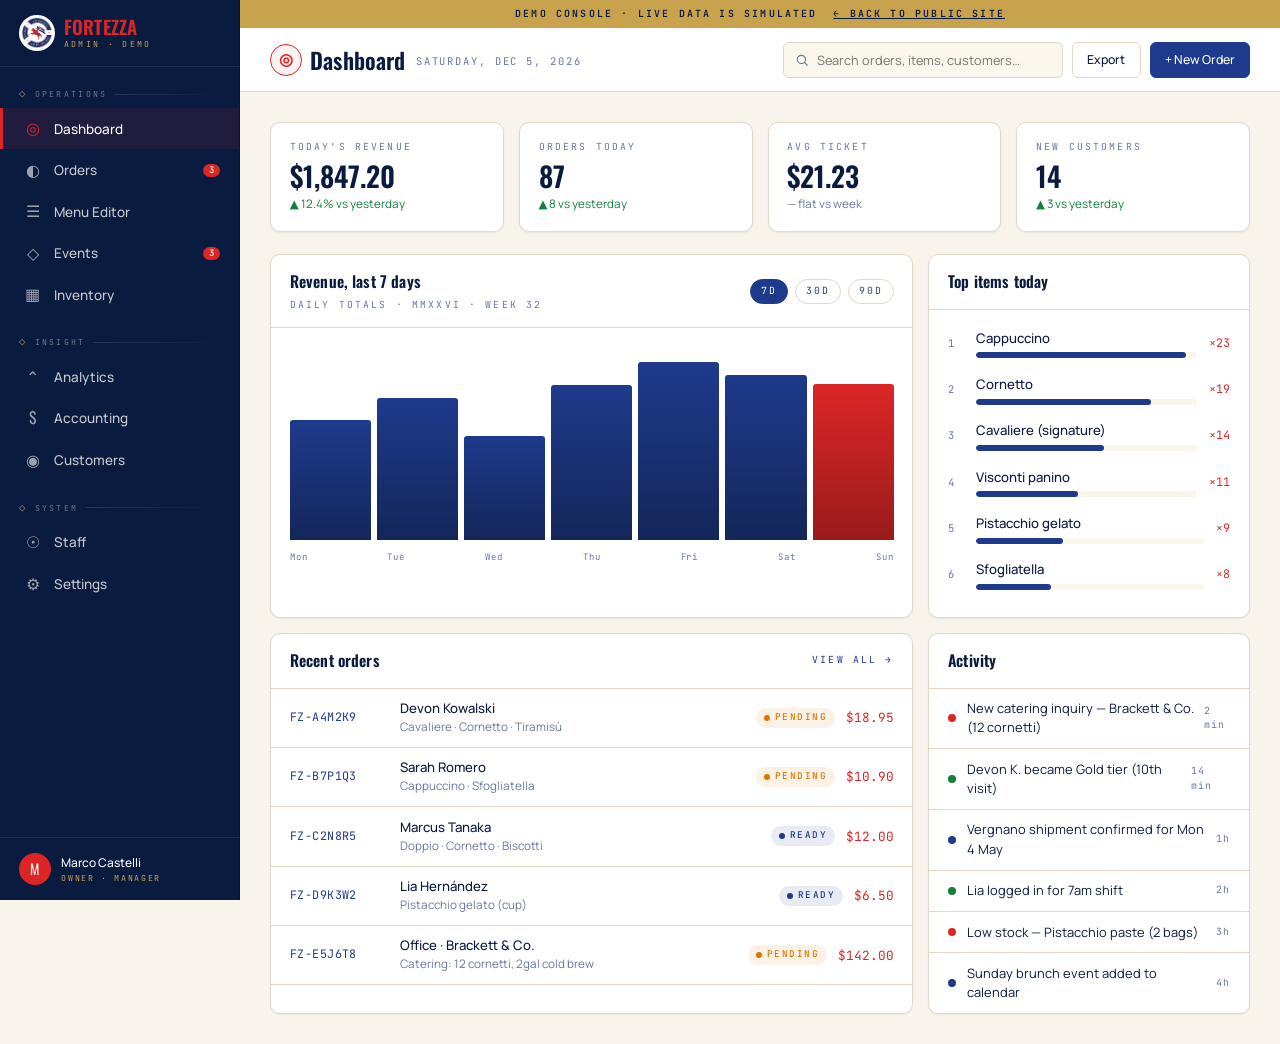
<file: admin.html>
<!DOCTYPE html>
<html lang="en">
<head>
<meta charset="UTF-8" />
<meta name="viewport" content="width=device-width, initial-scale=1.0" />
<title>Admin — Fortezza Coffee · Demo Console</title>
<meta name="description" content="Demo admin console for Fortezza Coffee — orders, menu, analytics, accounting, events, and more." />
<meta name="robots" content="noindex, nofollow" />

<link rel="preconnect" href="https://fonts.googleapis.com" />
<link rel="preconnect" href="https://fonts.gstatic.com" crossorigin />
<link href="https://fonts.googleapis.com/css2?family=Oswald:wght@300;400;500;600;700&family=Cormorant+Garamond:ital,wght@0,400;1,400;1,500&family=Manrope:wght@200;300;400;500;600;700&family=JetBrains+Mono:wght@400;500&display=swap" rel="stylesheet" />
<link rel="icon" type="image/svg+xml" href="assets/admin-favicon.svg" />

<style>
  /* FORTEZZA ADMIN — back-of-house console.  Self-contained styles. */
  :root {
    --bg:        #F8F4EB;
    --surface:   #FFFFFF;
    --surface-2: #FAF6EC;
    --border:    #E2D9C5;
    --border-strong: #C4B695;
    --text:      #0A1B40;
    --text-soft: #324577;
    --text-dim:  #6878A0;
    --text-faint:#A3AEC8;
    --rosso:     #DC2626;
    --rosso-deep:#991B1B;
    --blu:       #1E3A8C;
    --blu-deep:  #142659;
    --blu-night: #0A1B40;
    --gold:      #C9A24E;
    --olive:     #4F6F3A;
    --verde:     #6B8E4E;
    --cream:     #FCFAF4;
    --green:     #15803D;
    --amber:     #D97706;
    --red:       #DC2626;
    --slate:     #64748B;
    --font-display: 'Oswald', 'Anton', 'Impact', sans-serif;
    --font-editorial: 'Cormorant Garamond', serif;
    --font-body: 'Manrope', system-ui, sans-serif;
    --font-mono: 'JetBrains Mono', 'SF Mono', monospace;
    --sidebar-w: 240px;
    --header-h: 64px;
    --r-sm: 4px;
    --r-md: 6px;
    --r-lg: 10px;
    --shadow-sm: 0 1px 2px rgba(10, 27, 64, 0.06);
    --shadow-md: 0 4px 12px rgba(10, 27, 64, 0.08), 0 1px 3px rgba(10, 27, 64, 0.04);
    --ease-out: cubic-bezier(0.16, 1, 0.3, 1);
  }
  *, *::before, *::after { box-sizing: border-box; margin: 0; padding: 0; }
  html { font-size: 15px; }
  body {
    font-family: var(--font-body);
    background: var(--bg);
    color: var(--text);
    line-height: 1.5;
    -webkit-font-smoothing: antialiased;
    min-height: 100vh;
    display: grid;
    grid-template-columns: var(--sidebar-w) 1fr;
  }
  a { color: inherit; text-decoration: none; }
  ul, ol { list-style: none; }
  button, input, select, textarea { font: inherit; color: inherit; }
  button { cursor: pointer; background: none; border: 0; }
  img { display: block; max-width: 100%; }

  /* Sidebar */
  .admin-sidebar {
    background: var(--blu-night);
    color: rgba(252, 250, 244, 0.85);
    display: flex;
    flex-direction: column;
    position: sticky;
    top: 0;
    height: 100vh;
    border-right: 1px solid rgba(0,0,0,0.2);
  }
  .admin-brand {
    display: flex;
    align-items: center;
    gap: 0.6rem;
    padding: 1rem 1.25rem;
    border-bottom: 1px solid rgba(252, 250, 244, 0.08);
    color: var(--cream);
  }
  .admin-brand img { width: 36px; height: 36px; border-radius: 50%; background: var(--cream); flex-shrink: 0; }
  .admin-brand-text { display: flex; flex-direction: column; line-height: 1; }
  .admin-brand-name {
    font-family: var(--font-display);
    font-size: 1.25rem;
    font-weight: 600;
    letter-spacing: 0.01em;
    color: var(--rosso);
  }
  .admin-brand-sub {
    font-family: var(--font-mono);
    font-size: 0.55rem;
    letter-spacing: 0.28em;
    text-transform: uppercase;
    color: var(--gold);
    margin-top: 4px;
  }
  .admin-section-label {
    font-family: var(--font-mono);
    font-size: 0.55rem;
    letter-spacing: 0.28em;
    text-transform: uppercase;
    color: rgba(252, 250, 244, 0.4);
    padding: 1.4rem 1.25rem 0.5rem;
    display: flex;
    align-items: center;
    gap: 0.5rem;
  }
  .admin-section-label .sect-diamond {
    color: var(--gold);
    font-size: 0.7rem;
    line-height: 1;
    opacity: 0.85;
  }
  .admin-section-label::after {
    content: '';
    flex: 1;
    height: 1px;
    background: linear-gradient(90deg, rgba(252, 250, 244, 0.12), transparent);
  }
  .admin-nav { flex: 1; overflow-y: auto; padding-bottom: 1rem; }
  .admin-tab {
    display: flex;
    align-items: center;
    gap: 0.7rem;
    padding: 0.65rem 1.25rem;
    color: rgba(252, 250, 244, 0.78);
    font-size: 0.9rem;
    font-weight: 500;
    border-left: 3px solid transparent;
    transition: background 0.15s, color 0.15s, border-color 0.15s;
    cursor: pointer;
    user-select: none;
  }
  .admin-tab:hover { background: rgba(252, 250, 244, 0.05); color: var(--cream); }
  .admin-tab.is-active {
    background: rgba(220, 38, 38, 0.10);
    color: var(--cream);
    border-left-color: var(--rosso);
  }
  .admin-tab-icon { width: 18px; height: 18px; flex-shrink: 0; opacity: 0.85; }
  /* Unicode-glyph icons — typographic, sized to match the icon slot exactly.
     Inherit color so active/hover state recolors for free. */
  .admin-tab-glyph {
    display: inline-flex;
    align-items: center;
    justify-content: center;
    width: 22px;
    height: 22px;
    flex-shrink: 0;
    font-family: var(--font-display);
    font-size: 1.05rem;
    line-height: 1;
    color: inherit;
    opacity: 0.78;
    font-weight: 400;
    /* Tiny adjustment so glyphs like $ and ⚙ sit on the same baseline as ◎/◐ */
    padding-bottom: 1px;
  }
  .admin-tab.is-active .admin-tab-glyph { opacity: 1; color: var(--rosso); }
  .admin-tab:hover .admin-tab-glyph { opacity: 1; }
  .admin-tab .admin-tab-badge {
    margin-left: auto;
    background: var(--rosso);
    color: var(--cream);
    font-family: var(--font-mono);
    font-size: 0.6rem;
    padding: 2px 6px;
    border-radius: 999px;
    line-height: 1;
  }
  .admin-sidebar-footer {
    padding: 1rem 1.25rem;
    border-top: 1px solid rgba(252, 250, 244, 0.08);
    display: flex;
    align-items: center;
    gap: 0.7rem;
    font-size: 0.8rem;
  }
  .admin-avatar {
    width: 32px; height: 32px;
    border-radius: 50%;
    background: var(--rosso);
    color: var(--cream);
    display: grid; place-items: center;
    font-family: var(--font-display);
    font-size: 0.95rem;
    flex-shrink: 0;
  }
  .admin-user-name { color: var(--cream); font-weight: 500; }
  .admin-user-role {
    font-family: var(--font-mono);
    font-size: 0.55rem;
    letter-spacing: 0.2em;
    text-transform: uppercase;
    color: var(--gold);
  }

  /* Main area */
  .admin-main { background: var(--bg); }
  .admin-header {
    height: var(--header-h);
    padding: 0 2rem;
    background: var(--surface);
    border-bottom: 1px solid var(--border);
    position: sticky;
    top: 0;
    z-index: 10;
    display: flex;
    align-items: center;
    justify-content: space-between;
    gap: 1rem;
  }
  .admin-header-title { display: flex; align-items: baseline; gap: 0.7rem; }
  .admin-header-title h1 {
    font-family: var(--font-display);
    font-size: 1.5rem;
    font-weight: 600;
    letter-spacing: 0.005em;
    line-height: 1;
    display: inline-flex;
    align-items: center;
    gap: 0.55rem;
  }
  /* Glyph that echoes the active tab's icon — recolors per route via JS */
  .admin-header-title .page-glyph {
    display: inline-flex;
    align-items: center;
    justify-content: center;
    width: 32px;
    height: 32px;
    border: 1.5px solid var(--rosso);
    color: var(--rosso);
    border-radius: 50%;
    font-family: var(--font-display);
    font-size: 1.05rem;
    line-height: 1;
    padding-bottom: 1px;
    background: rgba(220, 38, 38, 0.06);
  }

  /* Glyph legend (Settings tab) — staff-onboarding key for the icon system */
  .glyph-legend {
    display: grid;
    grid-template-columns: 1fr 1fr;
    gap: 0.4rem 1rem;
  }
  .glyph-legend > div {
    display: flex;
    align-items: center;
    gap: 0.7rem;
    padding: 0.45rem 0.6rem;
    border-radius: var(--r-sm);
    transition: background 0.15s;
  }
  .glyph-legend > div:hover { background: var(--surface-2); }
  .glyph-legend .lg-glyph {
    display: inline-flex;
    align-items: center;
    justify-content: center;
    width: 28px;
    height: 28px;
    border: 1px solid var(--border);
    border-radius: 50%;
    font-family: var(--font-display);
    font-size: 0.95rem;
    line-height: 1;
    color: var(--blu);
    padding-bottom: 1px;
    flex-shrink: 0;
  }
  .glyph-legend .lg-name {
    font-size: 0.85rem;
    font-weight: 500;
  }
  .glyph-legend .lg-meaning {
    font-family: var(--font-mono);
    font-size: 0.6rem;
    letter-spacing: 0.16em;
    text-transform: uppercase;
    color: var(--text-dim);
    margin-top: 2px;
  }
  @media (max-width: 880px) { .glyph-legend { grid-template-columns: 1fr; } }
  .admin-header-title .crumb {
    font-family: var(--font-mono);
    font-size: 0.7rem;
    letter-spacing: 0.18em;
    text-transform: uppercase;
    color: var(--text-dim);
  }
  .admin-header-actions { display: flex; align-items: center; gap: 0.6rem; }
  .admin-search {
    width: 280px;
    height: 36px;
    padding: 0 0.85rem 0 2.2rem;
    background: var(--surface-2);
    border: 1px solid var(--border);
    border-radius: var(--r-md);
    font-size: 0.85rem;
    background-image: url("data:image/svg+xml;utf8,<svg xmlns='http://www.w3.org/2000/svg' width='14' height='14' viewBox='0 0 24 24' fill='none' stroke='%236878A0' stroke-width='2' stroke-linecap='round'><circle cx='11' cy='11' r='7'/><path d='m21 21-4.35-4.35'/></svg>");
    background-repeat: no-repeat;
    background-position: 0.7rem center;
    transition: border-color 0.15s;
  }
  .admin-search:focus { outline: none; border-color: var(--blu); }

  .btn {
    display: inline-flex;
    align-items: center;
    gap: 0.4rem;
    height: 36px;
    padding: 0 0.95rem;
    font-size: 0.82rem;
    font-weight: 500;
    border-radius: var(--r-md);
    border: 1px solid var(--border);
    background: var(--surface);
    color: var(--text);
    transition: background 0.15s, border-color 0.15s;
    white-space: nowrap;
  }
  .btn:hover { background: var(--surface-2); border-color: var(--border-strong); }
  .btn-primary { background: var(--blu); color: var(--cream); border-color: var(--blu); }
  .btn-primary:hover { background: var(--blu-deep); border-color: var(--blu-deep); }
  .btn-rosso { background: var(--rosso); color: var(--cream); border-color: var(--rosso); }
  .btn-rosso:hover { background: var(--rosso-deep); border-color: var(--rosso-deep); }
  .btn-sm { height: 28px; padding: 0 0.6rem; font-size: 0.74rem; }
  .btn-icon { width: 36px; padding: 0; display: grid; place-items: center; }

  .admin-panel {
    display: none;
    padding: 2rem;
    animation: fadeIn 0.3s var(--ease-out);
  }
  .admin-panel.is-active { display: block; }
  @keyframes fadeIn {
    from { opacity: 0; transform: translateY(8px); }
    to { opacity: 1; transform: translateY(0); }
  }

  .stats-row {
    display: grid;
    grid-template-columns: repeat(4, 1fr);
    gap: 1rem;
    margin-bottom: 1.5rem;
  }
  @media (max-width: 1100px) { .stats-row { grid-template-columns: repeat(2, 1fr); } }
  .stat-card {
    background: var(--surface);
    border: 1px solid var(--border);
    border-radius: var(--r-lg);
    padding: 1.1rem 1.25rem;
    box-shadow: var(--shadow-sm);
  }
  .stat-card .label {
    font-family: var(--font-mono);
    font-size: 0.65rem;
    letter-spacing: 0.22em;
    text-transform: uppercase;
    color: var(--text-dim);
    margin-bottom: 0.5rem;
    display: flex;
    align-items: center;
    gap: 0.4rem;
  }
  .stat-card .value {
    font-family: var(--font-display);
    font-size: 1.85rem;
    font-weight: 600;
    line-height: 1;
    color: var(--text);
  }
  .stat-card .delta {
    font-size: 0.78rem;
    margin-top: 0.4rem;
    display: inline-flex;
    align-items: center;
    gap: 0.3rem;
  }
  .delta.up { color: var(--green); }
  .delta.down { color: var(--red); }
  .delta.flat { color: var(--text-dim); }

  .card {
    background: var(--surface);
    border: 1px solid var(--border);
    border-radius: var(--r-lg);
    box-shadow: var(--shadow-sm);
    overflow: hidden;
  }
  .card-header {
    display: flex;
    align-items: center;
    justify-content: space-between;
    padding: 1rem 1.25rem;
    border-bottom: 1px solid var(--border);
    gap: 0.6rem;
  }
  .card-title {
    font-family: var(--font-display);
    font-size: 1.05rem;
    font-weight: 600;
    letter-spacing: 0.01em;
  }
  .card-sub {
    font-family: var(--font-mono);
    font-size: 0.65rem;
    letter-spacing: 0.22em;
    text-transform: uppercase;
    color: var(--text-dim);
  }
  .card-body { padding: 1.25rem; }

  .row-2 { display: grid; grid-template-columns: 2fr 1fr; gap: 1rem; }
  .row-2-eq { display: grid; grid-template-columns: 1fr 1fr; gap: 1rem; }
  .row-3 { display: grid; grid-template-columns: 1fr 1fr 1fr; gap: 1rem; }
  @media (max-width: 1100px) { .row-2, .row-2-eq, .row-3 { grid-template-columns: 1fr; } }

  .data-table { width: 100%; border-collapse: collapse; font-size: 0.88rem; }
  .data-table th {
    text-align: left;
    font-family: var(--font-mono);
    font-size: 0.62rem;
    letter-spacing: 0.22em;
    text-transform: uppercase;
    color: var(--text-dim);
    font-weight: 500;
    padding: 0.7rem 1rem;
    background: var(--surface-2);
    border-bottom: 1px solid var(--border);
    border-top: 1px solid var(--border);
  }
  .data-table th:first-child { padding-left: 1.25rem; }
  .data-table th:last-child  { padding-right: 1.25rem; }
  .data-table td {
    padding: 0.75rem 1rem;
    border-bottom: 1px solid var(--border);
    vertical-align: middle;
  }
  .data-table td:first-child { padding-left: 1.25rem; }
  .data-table td:last-child  { padding-right: 1.25rem; }
  .data-table tr:last-child td { border-bottom: 0; }
  .data-table tr:hover td { background: var(--surface-2); }

  .order-id {
    font-family: var(--font-mono);
    font-size: 0.78rem;
    letter-spacing: 0.04em;
    color: var(--blu);
  }

  .pill {
    display: inline-flex;
    align-items: center;
    gap: 0.3rem;
    padding: 3px 8px;
    border-radius: 999px;
    font-family: var(--font-mono);
    font-size: 0.62rem;
    letter-spacing: 0.16em;
    text-transform: uppercase;
    font-weight: 500;
  }
  .pill::before { content: ''; width: 6px; height: 6px; border-radius: 50%; background: currentColor; }
  .pill.pill-pending  { color: var(--amber); background: rgba(217, 119, 6, 0.10); }
  .pill.pill-ready    { color: var(--blu);   background: rgba(30, 58, 140, 0.10); }
  .pill.pill-complete { color: var(--green); background: rgba(21, 128, 61, 0.10); }
  .pill.pill-cancel   { color: var(--slate); background: rgba(100, 116, 139, 0.10); }
  .pill.pill-paid     { color: var(--green); background: rgba(21, 128, 61, 0.10); }
  .pill.pill-due      { color: var(--amber); background: rgba(217, 119, 6, 0.10); }
  .pill.pill-low      { color: var(--red);   background: rgba(220, 38, 38, 0.10); }
  .pill.pill-stocked  { color: var(--green); background: rgba(21, 128, 61, 0.10); }

  .filter-bar {
    display: flex;
    align-items: center;
    gap: 0.5rem;
    padding: 0.85rem 1.25rem;
    border-bottom: 1px solid var(--border);
    background: var(--surface-2);
    flex-wrap: wrap;
  }
  .filter-chip {
    padding: 4px 10px;
    border: 1px solid var(--border);
    background: var(--surface);
    border-radius: 999px;
    font-family: var(--font-mono);
    font-size: 0.66rem;
    letter-spacing: 0.18em;
    text-transform: uppercase;
    color: var(--text-soft);
    cursor: pointer;
    transition: all 0.15s;
  }
  .filter-chip:hover { border-color: var(--border-strong); }
  .filter-chip.is-on { background: var(--blu); color: var(--cream); border-color: var(--blu); }
  .filter-chip-spacer { flex: 1; }

  .bar-chart {
    display: flex;
    align-items: end;
    gap: 6px;
    height: 200px;
    padding: 1rem 0 0.5rem;
  }
  .bar {
    flex: 1;
    background: linear-gradient(180deg, var(--blu) 0%, var(--blu-deep) 100%);
    border-radius: 3px 3px 0 0;
    position: relative;
    min-height: 4px;
    transition: opacity 0.2s;
    cursor: pointer;
  }
  .bar:hover { opacity: 0.85; }
  .bar:hover::after {
    content: attr(data-value);
    position: absolute;
    bottom: calc(100% + 6px);
    left: 50%;
    transform: translateX(-50%);
    background: var(--blu-night);
    color: var(--cream);
    padding: 3px 7px;
    border-radius: var(--r-sm);
    font-family: var(--font-mono);
    font-size: 0.65rem;
    white-space: nowrap;
  }
  .bar.bar-rosso { background: linear-gradient(180deg, var(--rosso) 0%, var(--rosso-deep) 100%); }
  .bar.bar-gold  { background: linear-gradient(180deg, var(--gold) 0%, #8C6F2A 100%); }

  .chart-axis {
    display: flex;
    justify-content: space-between;
    margin-top: 4px;
    font-family: var(--font-mono);
    font-size: 0.6rem;
    letter-spacing: 0.1em;
    color: var(--text-dim);
  }

  .heatmap {
    display: grid;
    grid-template-columns: 60px repeat(7, 1fr);
    gap: 3px;
    font-family: var(--font-mono);
    font-size: 0.64rem;
  }
  .heatmap > .cell {
    aspect-ratio: 1.6/1;
    border-radius: 2px;
    background: var(--surface-2);
    position: relative;
  }
  .heatmap > .cell[data-v="1"] { background: rgba(30, 58, 140, 0.15); }
  .heatmap > .cell[data-v="2"] { background: rgba(30, 58, 140, 0.30); }
  .heatmap > .cell[data-v="3"] { background: rgba(30, 58, 140, 0.50); }
  .heatmap > .cell[data-v="4"] { background: rgba(30, 58, 140, 0.75); }
  .heatmap > .cell[data-v="5"] { background: var(--blu); }
  .heatmap > .label {
    color: var(--text-dim);
    align-self: center;
    text-align: right;
    padding-right: 6px;
    text-transform: uppercase;
    letter-spacing: 0.12em;
  }

  .donut {
    width: 160px; height: 160px;
    border-radius: 50%;
    display: grid; place-items: center;
    position: relative;
    flex-shrink: 0;
  }
  .donut::after {
    content: '';
    position: absolute;
    inset: 26px;
    background: var(--surface);
    border-radius: 50%;
  }
  .donut-label { position: absolute; text-align: center; z-index: 2; }
  .donut-label .big {
    font-family: var(--font-display);
    font-size: 1.5rem;
    font-weight: 600;
    line-height: 1;
  }
  .donut-label .sm {
    font-family: var(--font-mono);
    font-size: 0.6rem;
    letter-spacing: 0.2em;
    text-transform: uppercase;
    color: var(--text-dim);
    margin-top: 4px;
  }

  .menu-categories {
    display: flex;
    flex-direction: column;
    gap: 2px;
    background: var(--surface-2);
    padding: 6px;
    border-radius: var(--r-md);
    border: 1px solid var(--border);
  }
  .cat-item {
    padding: 0.7rem 0.85rem;
    font-size: 0.85rem;
    font-weight: 500;
    border-radius: var(--r-sm);
    cursor: pointer;
    transition: background 0.15s;
    display: flex;
    align-items: center;
    justify-content: space-between;
  }
  .cat-item:hover { background: var(--surface); }
  .cat-item.is-active { background: var(--surface); color: var(--blu); box-shadow: var(--shadow-sm); }
  .cat-item .count { font-family: var(--font-mono); font-size: 0.65rem; color: var(--text-dim); }

  .menu-item-row {
    display: grid;
    grid-template-columns: 1fr 110px 100px 70px;
    align-items: center;
    gap: 0.8rem;
    padding: 0.75rem 1.25rem;
    border-bottom: 1px solid var(--border);
    transition: background 0.15s;
  }
  .menu-item-row:hover { background: var(--surface-2); }
  .menu-item-row:last-child { border-bottom: 0; }
  .menu-item-name {
    font-family: var(--font-display);
    font-size: 1rem;
    font-weight: 500;
    text-transform: uppercase;
    letter-spacing: 0.005em;
  }
  .menu-item-desc {
    font-family: var(--font-editorial);
    font-style: italic;
    color: var(--text-dim);
    font-size: 0.85rem;
    margin-top: 2px;
  }
  .menu-item-price {
    font-family: var(--font-mono);
    color: var(--rosso);
    font-size: 0.85rem;
    text-align: right;
  }
  .menu-item-price input {
    width: 80px;
    padding: 0.3rem 0.4rem;
    border: 1px solid var(--border);
    border-radius: var(--r-sm);
    font-family: var(--font-mono);
    text-align: right;
    color: var(--rosso);
  }

  .toggle {
    position: relative;
    display: inline-block;
    width: 38px; height: 22px;
    background: var(--border-strong);
    border-radius: 999px;
    cursor: pointer;
    transition: background 0.2s;
  }
  .toggle::after {
    content: '';
    position: absolute;
    top: 2px; left: 2px;
    width: 18px; height: 18px;
    background: var(--cream);
    border-radius: 50%;
    transition: transform 0.2s;
  }
  .toggle[data-on="true"] { background: var(--green); }
  .toggle[data-on="true"]::after { transform: translateX(16px); }

  .progress {
    height: 6px;
    background: var(--surface-2);
    border-radius: 999px;
    overflow: hidden;
    margin-top: 4px;
  }
  .progress > span {
    display: block;
    height: 100%;
    background: var(--blu);
    border-radius: inherit;
  }
  .progress.green > span { background: var(--green); }
  .progress.amber > span { background: var(--amber); }
  .progress.red > span   { background: var(--red); }

  .calendar {
    display: grid;
    grid-template-columns: repeat(7, 1fr);
    gap: 1px;
    background: var(--border);
    border-radius: var(--r-sm);
    overflow: hidden;
    border: 1px solid var(--border);
  }
  .cal-head, .cal-day { background: var(--surface); padding: 8px; min-height: 80px; font-size: 0.78rem; }
  .cal-head {
    background: var(--surface-2);
    font-family: var(--font-mono);
    font-size: 0.6rem;
    letter-spacing: 0.22em;
    text-transform: uppercase;
    color: var(--text-dim);
    text-align: center;
    min-height: 0;
    padding: 8px;
  }
  .cal-day { display: flex; flex-direction: column; gap: 4px; }
  .cal-day .num { font-weight: 500; color: var(--text-soft); font-size: 0.8rem; }
  .cal-day.today .num { color: var(--rosso); }
  .cal-day.muted { background: var(--surface-2); }
  .cal-day.muted .num { color: var(--text-faint); }
  .cal-event {
    background: var(--blu);
    color: var(--cream);
    font-size: 0.65rem;
    padding: 2px 5px;
    border-radius: 3px;
    line-height: 1.3;
    cursor: pointer;
  }
  .cal-event.rosso { background: var(--rosso); }
  .cal-event.gold { background: var(--gold); }
  .cal-event.olive { background: var(--olive); }

  .activity-list { display: flex; flex-direction: column; }
  .activity-item {
    display: flex;
    align-items: center;
    gap: 0.7rem;
    padding: 0.7rem 1.25rem;
    border-bottom: 1px solid var(--border);
    font-size: 0.86rem;
  }
  .activity-item:last-child { border-bottom: 0; }
  .activity-dot { width: 8px; height: 8px; border-radius: 50%; background: var(--blu); flex-shrink: 0; }
  .activity-dot.rosso { background: var(--rosso); }
  .activity-dot.green { background: var(--green); }
  .activity-time {
    margin-left: auto;
    font-family: var(--font-mono);
    font-size: 0.66rem;
    letter-spacing: 0.1em;
    color: var(--text-dim);
  }

  .form-row { display: flex; flex-direction: column; gap: 0.4rem; margin-bottom: 1rem; }
  .form-row label {
    font-family: var(--font-mono);
    font-size: 0.65rem;
    letter-spacing: 0.18em;
    text-transform: uppercase;
    color: var(--text-dim);
  }
  .form-row input, .form-row select, .form-row textarea {
    padding: 0.6rem 0.8rem;
    border: 1px solid var(--border);
    border-radius: var(--r-md);
    font-size: 0.9rem;
    background: var(--surface);
    transition: border-color 0.15s;
  }
  .form-row input:focus, .form-row select:focus, .form-row textarea:focus {
    outline: none; border-color: var(--blu);
  }
  .form-row-2 { display: grid; grid-template-columns: 1fr 1fr; gap: 0.85rem; }

  .demo-banner {
    background: var(--gold);
    color: var(--blu-night);
    text-align: center;
    padding: 0.45rem 1rem;
    font-family: var(--font-mono);
    font-size: 0.66rem;
    letter-spacing: 0.22em;
    text-transform: uppercase;
    font-weight: 600;
  }
  .demo-banner a { text-decoration: underline; margin-left: 0.5rem; }

  .customer-row {
    display: grid;
    grid-template-columns: 36px 1fr 100px 100px 80px;
    align-items: center;
    gap: 0.8rem;
    padding: 0.7rem 1.25rem;
    border-bottom: 1px solid var(--border);
  }
  .customer-row:last-child { border-bottom: 0; }
  .customer-row .avatar {
    width: 36px; height: 36px;
    border-radius: 50%;
    background: var(--blu);
    color: var(--cream);
    display: grid; place-items: center;
    font-family: var(--font-display);
    font-size: 0.95rem;
  }
  .customer-row .avatar.gold { background: var(--gold); color: var(--blu-night); }
  .customer-row .avatar.olive { background: var(--olive); }
  .customer-row .avatar.rosso { background: var(--rosso); }

  @media (max-width: 880px) {
    body { grid-template-columns: 1fr; }
    .admin-sidebar {
      position: relative;
      height: auto;
      flex-direction: row;
      flex-wrap: wrap;
      align-items: center;
      padding: 0.5rem;
    }
    .admin-brand { padding: 0.4rem 0.8rem; border: 0; }
    .admin-section-label { display: none; }
    .admin-nav { flex: 1; display: flex; overflow-x: auto; padding: 0; }
    .admin-tab {
      padding: 0.5rem 0.85rem;
      font-size: 0.78rem;
      border-left: 0;
      border-bottom: 2px solid transparent;
      white-space: nowrap;
    }
    .admin-tab.is-active {
      border-left: 0;
      border-bottom-color: var(--rosso);
      background: rgba(252, 250, 244, 0.08);
    }
    .admin-tab-icon { display: none; }
    /* Keep glyphs on mobile — they're one character so they don't crowd
       the horizontal scroll bar like full SVGs would. */
    .admin-tab-glyph { width: 16px; height: 16px; font-size: 0.95rem; margin-right: 2px; }
    .admin-tab-badge { display: none; }
    .admin-sidebar-footer { display: none; }
    .admin-header { padding: 0 1rem; }
    .admin-search { display: none; }
    .admin-panel { padding: 1.25rem 1rem; }
    .stats-row { grid-template-columns: 1fr 1fr; }
    .menu-item-row { grid-template-columns: 1fr; gap: 0.4rem; padding: 0.85rem 1rem; }
    .customer-row { grid-template-columns: 36px 1fr auto; gap: 0.5rem; }
    .customer-row > :nth-child(3),
    .customer-row > :nth-child(4) { display: none; }
    .calendar { grid-template-columns: repeat(7, 1fr); font-size: 0.6rem; }
    .cal-day { min-height: 50px; padding: 4px; }
  }
</style>
</head>
<body>

<aside class="admin-sidebar">
  <div class="admin-brand">
    <img src="assets/logo.jpg" alt="Fortezza" />
    <div class="admin-brand-text">
      <span class="admin-brand-name">FORTEZZA</span>
      <span class="admin-brand-sub">Admin · Demo</span>
    </div>
  </div>

  <div class="admin-section-label"><span class="sect-diamond" aria-hidden="true">◇</span> Operations</div>
  <nav class="admin-nav" id="adminNav">
    <a class="admin-tab is-active" data-tab="dashboard" href="#dashboard">
      <span class="admin-tab-glyph" aria-hidden="true">◎</span>
      Dashboard
    </a>
    <a class="admin-tab" data-tab="orders" href="#orders">
      <span class="admin-tab-glyph" aria-hidden="true">◐</span>
      Orders
      <span class="admin-tab-badge" id="ordersBadge">7</span>
    </a>
    <a class="admin-tab" data-tab="menu" href="#menu">
      <span class="admin-tab-glyph" aria-hidden="true">☰</span>
      Menu Editor
    </a>
    <a class="admin-tab" data-tab="events" href="#events">
      <span class="admin-tab-glyph" aria-hidden="true">◇</span>
      Events
      <span class="admin-tab-badge">3</span>
    </a>
    <a class="admin-tab" data-tab="inventory" href="#inventory">
      <span class="admin-tab-glyph" aria-hidden="true">▦</span>
      Inventory
    </a>

    <div class="admin-section-label"><span class="sect-diamond" aria-hidden="true">◇</span> Insight</div>
    <a class="admin-tab" data-tab="analytics" href="#analytics">
      <span class="admin-tab-glyph" aria-hidden="true">⌃</span>
      Analytics
    </a>
    <a class="admin-tab" data-tab="accounting" href="#accounting">
      <span class="admin-tab-glyph" aria-hidden="true">$</span>
      Accounting
    </a>
    <a class="admin-tab" data-tab="customers" href="#customers">
      <span class="admin-tab-glyph" aria-hidden="true">◉</span>
      Customers
    </a>

    <div class="admin-section-label"><span class="sect-diamond" aria-hidden="true">◇</span> System</div>
    <a class="admin-tab" data-tab="staff" href="#staff">
      <span class="admin-tab-glyph" aria-hidden="true">☉</span>
      Staff
    </a>
    <a class="admin-tab" data-tab="settings" href="#settings">
      <span class="admin-tab-glyph" aria-hidden="true">⚙</span>
      Settings
    </a>
  </nav>

  <div class="admin-sidebar-footer">
    <div class="admin-avatar">M</div>
    <div>
      <div class="admin-user-name">Marco Castelli</div>
      <div class="admin-user-role">Owner · Manager</div>
    </div>
  </div>
</aside>

<main class="admin-main">
  <div class="demo-banner">
    Demo console · live data is simulated
    <a href="index.html">← Back to public site</a>
  </div>

  <header class="admin-header">
    <div class="admin-header-title">
      <h1 id="pageTitle">
        <span class="page-glyph" id="pageGlyph" aria-hidden="true">◎</span>
        <span id="pageTitleText">Dashboard</span>
      </h1>
      <span class="crumb" id="pageDate"></span>
    </div>
    <div class="admin-header-actions">
      <input class="admin-search" type="search" placeholder="Search orders, items, customers…" />
      <button class="btn">Export</button>
      <button class="btn btn-primary">+ New Order</button>
    </div>
  </header>

  <section class="admin-panel is-active" id="panel-dashboard">
    <div class="stats-row">
      <div class="stat-card">
        <div class="label">Today's revenue</div>
        <div class="value" id="todayRevenue">$1,847.20</div>
        <div class="delta up">▲ 12.4% vs yesterday</div>
      </div>
      <div class="stat-card">
        <div class="label">Orders today</div>
        <div class="value" id="todayOrders">87</div>
        <div class="delta up">▲ 8 vs yesterday</div>
      </div>
      <div class="stat-card">
        <div class="label">Avg ticket</div>
        <div class="value">$21.23</div>
        <div class="delta flat">— flat vs week</div>
      </div>
      <div class="stat-card">
        <div class="label">New customers</div>
        <div class="value">14</div>
        <div class="delta up">▲ 3 vs yesterday</div>
      </div>
    </div>

    <div class="row-2">
      <div class="card">
        <div class="card-header">
          <div>
            <div class="card-title">Revenue, last 7 days</div>
            <div class="card-sub" style="margin-top:4px;">Daily totals · MMXXVI · Week 32</div>
          </div>
          <div style="display:flex; gap:0.5rem;">
            <button class="filter-chip is-on">7d</button>
            <button class="filter-chip">30d</button>
            <button class="filter-chip">90d</button>
          </div>
        </div>
        <div class="card-body">
          <div class="bar-chart" id="dashChart"></div>
          <div class="chart-axis" id="dashAxis"></div>
        </div>
      </div>

      <div class="card">
        <div class="card-header">
          <div class="card-title">Top items today</div>
        </div>
        <div class="card-body" style="padding: 0.7rem 1.25rem 1.25rem;">
          <div id="topItems"></div>
        </div>
      </div>
    </div>

    <div class="row-2" style="margin-top: 1rem;">
      <div class="card">
        <div class="card-header">
          <div class="card-title">Recent orders</div>
          <a href="#orders" class="card-sub" style="color: var(--blu);">View all →</a>
        </div>
        <div id="recentOrders"></div>
      </div>

      <div class="card">
        <div class="card-header">
          <div class="card-title">Activity</div>
        </div>
        <div class="activity-list" id="activityList"></div>
      </div>
    </div>
  </section>

  <section class="admin-panel" id="panel-orders">
    <div class="card">
      <div class="card-header">
        <div>
          <div class="card-title">All orders</div>
          <div class="card-sub" style="margin-top:4px;">Live queue · auto-refresh 30s</div>
        </div>
        <div style="display:flex; gap:0.5rem;">
          <button class="btn btn-sm">Print queue</button>
          <button class="btn btn-sm btn-primary">+ New order</button>
        </div>
      </div>
      <div class="filter-bar">
        <button class="filter-chip is-on" data-filter="all">All</button>
        <button class="filter-chip" data-filter="pending">Pending</button>
        <button class="filter-chip" data-filter="ready">Ready</button>
        <button class="filter-chip" data-filter="complete">Complete</button>
        <button class="filter-chip" data-filter="cancel">Cancelled</button>
        <span class="filter-chip-spacer"></span>
        <span class="card-sub" id="ordersCount">14 orders</span>
      </div>
      <table class="data-table">
        <thead>
          <tr>
            <th>Order</th>
            <th>Customer</th>
            <th>Items</th>
            <th>Method</th>
            <th>Total</th>
            <th>Status</th>
            <th>Time</th>
            <th></th>
          </tr>
        </thead>
        <tbody id="ordersBody"></tbody>
      </table>
    </div>
  </section>

  <section class="admin-panel" id="panel-menu">
    <div class="row-2">
      <div class="card" style="overflow: visible;">
        <div class="card-header">
          <div class="card-title" id="menuCatTitle">Espresso</div>
          <button class="btn btn-sm btn-primary">+ Add item</button>
        </div>
        <div id="menuItemsList"></div>
      </div>

      <div class="card">
        <div class="card-header">
          <div class="card-title">Categories</div>
          <button class="btn btn-sm">+ New</button>
        </div>
        <div class="card-body">
          <div class="menu-categories" id="menuCategories"></div>
          <div style="margin-top: 1.25rem;">
            <div class="card-sub" style="margin-bottom: 0.4rem;">Save state</div>
            <button class="btn btn-rosso btn-sm" id="menuResetBtn">Reset to defaults</button>
            <p style="font-family: var(--font-mono); font-size: 0.66rem; color: var(--text-dim); margin-top: 0.5rem; line-height: 1.5;">
              Edits persist locally (browser storage). The live menu pulls from this on next deploy.
            </p>
          </div>
        </div>
      </div>
    </div>
  </section>

  <section class="admin-panel" id="panel-events">
    <div class="row-2">
      <div class="card">
        <div class="card-header">
          <div>
            <div class="card-title" id="calMonth">August 2026</div>
            <div class="card-sub" style="margin-top: 4px;">Catering &amp; private events</div>
          </div>
          <div style="display:flex; gap:0.4rem;">
            <button class="btn btn-icon btn-sm">‹</button>
            <button class="btn btn-icon btn-sm">›</button>
            <button class="btn btn-sm btn-primary">+ Event</button>
          </div>
        </div>
        <div class="card-body">
          <div class="calendar" id="calendar"></div>
        </div>
      </div>

      <div class="card">
        <div class="card-header">
          <div class="card-title">Upcoming</div>
          <span class="card-sub">3 booked</span>
        </div>
        <div id="eventsList"></div>
      </div>
    </div>
  </section>

  <section class="admin-panel" id="panel-inventory">
    <div class="stats-row">
      <div class="stat-card">
        <div class="label">SKUs tracked</div>
        <div class="value">42</div>
        <div class="delta flat">— stable</div>
      </div>
      <div class="stat-card">
        <div class="label">Low stock</div>
        <div class="value" style="color: var(--red);">5</div>
        <div class="delta down">▲ 2 since yesterday</div>
      </div>
      <div class="stat-card">
        <div class="label">Reorder cost</div>
        <div class="value">$1,124</div>
        <div class="delta flat">— this week</div>
      </div>
      <div class="stat-card">
        <div class="label">Last delivery</div>
        <div class="value" style="font-size: 1.4rem;">Mon, 4 May</div>
        <div class="delta flat">— Vergnano</div>
      </div>
    </div>
    <div class="card">
      <div class="card-header">
        <div class="card-title">Stock levels</div>
        <div style="display:flex; gap:0.5rem;">
          <button class="filter-chip is-on">All</button>
          <button class="filter-chip">Low only</button>
          <button class="filter-chip">Beans</button>
          <button class="filter-chip">Dairy</button>
          <button class="filter-chip">Pastry</button>
        </div>
      </div>
      <table class="data-table">
        <thead>
          <tr>
            <th>Item</th>
            <th>Category</th>
            <th>On hand</th>
            <th>Par level</th>
            <th>Stock</th>
            <th>Status</th>
            <th></th>
          </tr>
        </thead>
        <tbody id="inventoryBody"></tbody>
      </table>
    </div>
  </section>

  <section class="admin-panel" id="panel-analytics">
    <div class="stats-row">
      <div class="stat-card">
        <div class="label">Revenue (30d)</div>
        <div class="value">$48,213</div>
        <div class="delta up">▲ 18.2% MoM</div>
      </div>
      <div class="stat-card">
        <div class="label">Orders (30d)</div>
        <div class="value">2,184</div>
        <div class="delta up">▲ 11% MoM</div>
      </div>
      <div class="stat-card">
        <div class="label">Repeat rate</div>
        <div class="value">48%</div>
        <div class="delta up">▲ 4 pts</div>
      </div>
      <div class="stat-card">
        <div class="label">NPS</div>
        <div class="value">72</div>
        <div class="delta up">▲ 6 vs Q2</div>
      </div>
    </div>

    <div class="row-2">
      <div class="card">
        <div class="card-header">
          <div>
            <div class="card-title">Daily revenue, last 30 days</div>
            <div class="card-sub" style="margin-top:4px;">Goal · $1,800/day</div>
          </div>
        </div>
        <div class="card-body">
          <div class="bar-chart" id="analyticsChart"></div>
          <div class="chart-axis" id="analyticsAxis"></div>
        </div>
      </div>

      <div class="card">
        <div class="card-header">
          <div class="card-title">Revenue by category</div>
        </div>
        <div class="card-body" style="display: flex; align-items: center; gap: 1.2rem;">
          <div class="donut" id="categoryDonut"></div>
          <div style="flex: 1;" id="categoryLegend"></div>
        </div>
      </div>
    </div>

    <div class="row-2" style="margin-top: 1rem;">
      <div class="card">
        <div class="card-header">
          <div class="card-title">Peak hours · last 7 days</div>
          <div class="card-sub">Darker = more orders</div>
        </div>
        <div class="card-body">
          <div class="heatmap" id="heatmap"></div>
        </div>
      </div>

      <div class="card">
        <div class="card-header">
          <div class="card-title">Top 5 items by revenue</div>
        </div>
        <div id="topRevenue"></div>
      </div>
    </div>
  </section>

  <section class="admin-panel" id="panel-accounting">
    <div class="stats-row">
      <div class="stat-card">
        <div class="label">Gross revenue (30d)</div>
        <div class="value">$48,213</div>
        <div class="delta up">▲ 18.2% MoM</div>
      </div>
      <div class="stat-card">
        <div class="label">COGS (30d)</div>
        <div class="value">$15,108</div>
        <div class="delta flat">31.3% margin</div>
      </div>
      <div class="stat-card">
        <div class="label">Net profit</div>
        <div class="value" style="color: var(--green);">$11,742</div>
        <div class="delta up">▲ 24.3% MoM</div>
      </div>
      <div class="stat-card">
        <div class="label">Tax estimate</div>
        <div class="value">$2,348</div>
        <div class="delta flat">Q3 set-aside</div>
      </div>
    </div>

    <div class="row-2-eq">
      <div class="card">
        <div class="card-header">
          <div class="card-title">Profit &amp; loss · this month</div>
          <span class="card-sub">August MMXXVI</span>
        </div>
        <table class="data-table"><tbody id="plBody"></tbody></table>
      </div>

      <div class="card">
        <div class="card-header">
          <div class="card-title">Outstanding invoices</div>
          <span class="card-sub">3 due</span>
        </div>
        <table class="data-table">
          <thead>
            <tr><th>Invoice</th><th>Client</th><th>Amount</th><th>Due</th><th>Status</th></tr>
          </thead>
          <tbody id="invoicesBody"></tbody>
        </table>
      </div>
    </div>
  </section>

  <section class="admin-panel" id="panel-customers">
    <div class="stats-row">
      <div class="stat-card">
        <div class="label">Loyalty members</div>
        <div class="value">487</div>
        <div class="delta up">▲ 14 this week</div>
      </div>
      <div class="stat-card">
        <div class="label">Active (30d)</div>
        <div class="value">312</div>
        <div class="delta up">▲ 28 vs prev 30d</div>
      </div>
      <div class="stat-card">
        <div class="label">Avg LTV</div>
        <div class="value">$284</div>
        <div class="delta up">▲ $12 MoM</div>
      </div>
      <div class="stat-card">
        <div class="label">Top spender</div>
        <div class="value" style="font-size: 1.4rem;">Devon K.</div>
        <div class="delta flat">$1,452 lifetime</div>
      </div>
    </div>

    <div class="card">
      <div class="card-header">
        <div class="card-title">Top customers</div>
        <div style="display:flex; gap:0.5rem;">
          <button class="filter-chip is-on">All</button>
          <button class="filter-chip">Gold tier</button>
          <button class="filter-chip">New (30d)</button>
        </div>
      </div>
      <div id="customersBody"></div>
    </div>
  </section>

  <section class="admin-panel" id="panel-staff">
    <div class="stats-row">
      <div class="stat-card">
        <div class="label">Staff on roster</div>
        <div class="value">11</div>
        <div class="delta flat">— full coverage</div>
      </div>
      <div class="stat-card">
        <div class="label">On the floor now</div>
        <div class="value">4</div>
        <div class="delta flat">— Marco, Sofia, Lia, Tom</div>
      </div>
      <div class="stat-card">
        <div class="label">Hours this week</div>
        <div class="value">312</div>
        <div class="delta flat">$4,680 payroll</div>
      </div>
      <div class="stat-card">
        <div class="label">Open shifts</div>
        <div class="value" style="color: var(--amber);">2</div>
        <div class="delta down">Sat 2-5p, Sun morning</div>
      </div>
    </div>

    <div class="card">
      <div class="card-header">
        <div class="card-title">Roster</div>
        <button class="btn btn-sm btn-primary">+ Add staff</button>
      </div>
      <table class="data-table">
        <thead>
          <tr>
            <th>Name</th>
            <th>Role</th>
            <th>Phone</th>
            <th>This week</th>
            <th>Wage</th>
            <th>Status</th>
          </tr>
        </thead>
        <tbody id="staffBody"></tbody>
      </table>
    </div>
  </section>

  <section class="admin-panel" id="panel-settings">
    <div class="row-2">
      <div class="card">
        <div class="card-header">
          <div class="card-title">Business hours</div>
          <button class="btn btn-sm">Save</button>
        </div>
        <div class="card-body" id="hoursForm"></div>
      </div>

      <div class="card">
        <div class="card-header">
          <div class="card-title">Café details</div>
        </div>
        <div class="card-body">
          <div class="form-row">
            <label>Business name</label>
            <input value="Fortezza Coffee" />
          </div>
          <div class="form-row">
            <label>Tagline</label>
            <input value="il caffè della fortezza" />
          </div>
          <div class="form-row-2">
            <div class="form-row">
              <label>Phone</label>
              <input value="(260) 422-1882" />
            </div>
            <div class="form-row">
              <label>Email</label>
              <input value="ciao@fortezzacoffee.com" />
            </div>
          </div>
          <div class="form-row">
            <label>Address</label>
            <input value="215 E Berry St, Fort Wayne, IN 46802" />
          </div>
          <div class="form-row-2">
            <div class="form-row">
              <label>Tax rate</label>
              <input value="7.0%" />
            </div>
            <div class="form-row">
              <label>Currency</label>
              <select><option>USD</option><option>CAD</option><option>EUR</option></select>
            </div>
          </div>
        </div>
      </div>
    </div>

    <div class="row-2" style="margin-top: 1rem;">
      <div class="card">
        <div class="card-header"><div class="card-title">Integrations</div></div>
        <div id="integrations"></div>
      </div>
      <div class="card">
        <div class="card-header"><div class="card-title">Danger zone</div></div>
        <div class="card-body">
          <p style="font-size: 0.85rem; color: var(--text-dim); margin-bottom: 0.85rem;">
            Reset all menu edits, demo orders, and inventory state stored in your browser. The public site is unaffected.
          </p>
          <button class="btn btn-rosso btn-sm" id="resetAllBtn">Reset demo state</button>
        </div>
      </div>
    </div>

    <!-- Icon legend — staff onboarding reference for the glyph system -->
    <div class="card" style="margin-top: 1rem;">
      <div class="card-header">
        <div class="card-title">Icon legend</div>
        <span class="card-sub">Sidebar glyph key</span>
      </div>
      <div class="card-body">
        <div class="glyph-legend" id="glyphLegend"></div>
      </div>
    </div>
  </section>
</main>

<script>
// FORTEZZA ADMIN — single-file SPA, hash routing, mock data, localStorage
// All DOM construction uses document.createElement/textContent — no innerHTML setters.
(() => {
  // ---------- Safe DOM helpers ----------
  // el(tag, props, ...children) — children are strings (text nodes) or DOM nodes only.
  // No "html" prop, no innerHTML usage. Safe by construction.
  const el = (tag, props = {}, ...children) => {
    const node = document.createElement(tag);
    for (const [k, v] of Object.entries(props || {})) {
      if (k === 'class') node.className = v;
      else if (k === 'dataset') Object.assign(node.dataset, v);
      else if (k === 'style') node.setAttribute('style', v);
      else if (k.startsWith('aria-')) node.setAttribute(k, v);
      else if (k.startsWith('data-')) node.setAttribute(k, v);
      else if (k in node) node[k] = v;
      else node.setAttribute(k, v);
    }
    for (const c of children) {
      if (c == null || c === false) continue;
      node.appendChild(typeof c === 'string' ? document.createTextNode(c) : c);
    }
    return node;
  };
  const $ = (sel, root = document) => root.querySelector(sel);
  const $$ = (sel, root = document) => Array.from(root.querySelectorAll(sel));
  const clear = (n) => { while (n && n.firstChild) n.removeChild(n.firstChild); };

  // ---------- Tab routing ----------
  const TABS = ['dashboard','orders','menu','events','inventory','analytics','accounting','customers','staff','settings'];
  const TITLES = {
    dashboard: 'Dashboard', orders: 'Orders', menu: 'Menu Editor', events: 'Events',
    inventory: 'Inventory', analytics: 'Analytics', accounting: 'Accounting',
    customers: 'Customers', staff: 'Staff', settings: 'Settings'
  };
  // One source of truth for the glyph system — used by setTab and renderGlyphLegend
  const GLYPHS = {
    dashboard:  { g: '◎', meaning: 'Overview ring' },
    orders:     { g: '◐', meaning: 'In progress' },
    menu:       { g: '☰', meaning: 'List / menu' },
    events:     { g: '◇', meaning: 'Heraldic lozenge' },
    inventory:  { g: '▦', meaning: 'Stock grid' },
    analytics:  { g: '⌃', meaning: 'Trend up' },
    accounting: { g: '$', meaning: 'Currency' },
    customers:  { g: '◉', meaning: 'Loyal core' },
    staff:      { g: '☉', meaning: 'Sun / team' },
    settings:   { g: '⚙', meaning: 'Gear' }
  };
  const setTab = (tab) => {
    if (!TABS.includes(tab)) tab = 'dashboard';
    $$('.admin-tab').forEach(t => t.classList.toggle('is-active', t.dataset.tab === tab));
    $$('.admin-panel').forEach(p => p.classList.toggle('is-active', p.id === 'panel-' + tab));
    $('#pageTitleText').textContent = TITLES[tab];
    $('#pageGlyph').textContent = GLYPHS[tab].g;
    window.scrollTo({ top: 0, behavior: 'instant' });
  };
  window.addEventListener('hashchange', () => setTab(location.hash.slice(1)));
  setTab((location.hash || '#dashboard').slice(1));

  // ---------- Mock data ----------
  const orders = [
    { id: 'FZ-A4M2K9', customer: 'Devon Kowalski', items: 'Cavaliere · Cornetto · Tiramisù', qty: 3, method: 'In-person', total: 18.95, status: 'pending', time: '2 min ago' },
    { id: 'FZ-B7P1Q3', customer: 'Sarah Romero', items: 'Cappuccino · Sfogliatella', qty: 2, method: 'Curbside', total: 10.90, status: 'pending', time: '4 min ago' },
    { id: 'FZ-C2N8R5', customer: 'Marcus Tanaka', items: 'Doppio · Cornetto · Biscotti', qty: 3, method: 'In-person', total: 12.00, status: 'ready', time: '7 min ago' },
    { id: 'FZ-D9K3W2', customer: 'Lia Hernández', items: 'Pistacchio gelato (cup)', qty: 1, method: 'In-person', total: 6.50, status: 'ready', time: '8 min ago' },
    { id: 'FZ-E5J6T8', customer: 'Office · Brackett & Co.', items: 'Catering: 12 cornetti, 2gal cold brew', qty: 14, method: 'Catering', total: 142.00, status: 'pending', time: '11 min ago' },
    { id: 'FZ-F1L4M7', customer: 'James Park', items: 'Visconti panino · Cappuccino', qty: 2, method: 'Curbside', total: 18.90, status: 'complete', time: '23 min ago' },
    { id: 'FZ-G8H2N4', customer: 'Maria DiSalvo', items: 'Affogato · Cannolo Siciliano', qty: 2, method: 'In-person', total: 12.00, status: 'complete', time: '31 min ago' },
    { id: 'FZ-H6Q9P1', customer: 'Tom Becker', items: 'Espresso × 4', qty: 4, method: 'In-person', total: 14.00, status: 'complete', time: '42 min ago' },
    { id: 'FZ-J3V7K0', customer: 'Sofia Marchetti', items: 'Latte · Olive oil cake', qty: 2, method: 'Curbside', total: 11.20, status: 'complete', time: '54 min ago' },
    { id: 'FZ-K2L5W8', customer: 'Anonymous', items: 'Drip coffee · Biscotti', qty: 2, method: 'In-person', total: 6.50, status: 'cancel', time: '1h ago' },
    { id: 'FZ-L7M4N9', customer: 'Devon Kowalski', items: 'Cavaliere · Cornetto', qty: 2, method: 'In-person', total: 10.75, status: 'complete', time: '2h ago' },
    { id: 'FZ-M9P6Q3', customer: 'Carla Vespa', items: 'Cortado · Sfogliatella', qty: 2, method: 'In-person', total: 10.45, status: 'complete', time: '2h ago' },
    { id: 'FZ-N1R8S5', customer: 'Marcus Tanaka', items: 'Doppio · Cornetto', qty: 2, method: 'Curbside', total: 8.75, status: 'complete', time: '3h ago' },
    { id: 'FZ-P4T2V7', customer: 'Office · Wells Library', items: 'Catering: pastry box (24)', qty: 24, method: 'Catering', total: 96.00, status: 'complete', time: '4h ago' }
  ];
  $('#ordersBadge').textContent = String(orders.filter(o => o.status === 'pending').length);

  // ---------- DASHBOARD ----------
  const renderDashChart = () => {
    const data = [1420, 1680, 1230, 1845, 2110, 1956, 1847];
    const days = ['Mon','Tue','Wed','Thu','Fri','Sat','Sun'];
    const max = Math.max(...data);
    const chart = $('#dashChart'); const axis = $('#dashAxis');
    clear(chart); clear(axis);
    data.forEach((v, i) => {
      chart.appendChild(el('div', {
        class: i === data.length - 1 ? 'bar bar-rosso' : 'bar',
        style: 'height: ' + ((v / max) * 100) + '%',
        'data-value': '$' + v.toLocaleString()
      }));
      axis.appendChild(el('span', {}, days[i]));
    });
  };

  const renderTopItems = () => {
    const items = [
      { name: 'Cappuccino',           qty: 23, share: 0.95 },
      { name: 'Cornetto',             qty: 19, share: 0.79 },
      { name: 'Cavaliere (signature)',qty: 14, share: 0.58 },
      { name: 'Visconti panino',      qty: 11, share: 0.46 },
      { name: 'Pistacchio gelato',    qty:  9, share: 0.38 },
      { name: 'Sfogliatella',         qty:  8, share: 0.33 }
    ];
    const list = $('#topItems'); clear(list);
    items.forEach((it, i) => {
      list.appendChild(el('div', { style: 'display: flex; align-items: center; gap: 0.8rem; padding: 0.55rem 0;' },
        el('span', { style: 'font-family: var(--font-mono); font-size: 0.7rem; color: var(--text-dim); width: 16px;' }, String(i + 1)),
        el('div', { style: 'flex:1; min-width: 0;' },
          el('div', { style: 'font-size: 0.88rem; font-weight: 500;' }, it.name),
          el('div', { class: 'progress' }, el('span', { style: 'width: ' + (it.share * 100) + '%' }))
        ),
        el('div', { style: 'font-family: var(--font-mono); font-size: 0.78rem; color: var(--rosso);' }, '×' + it.qty)
      ));
    });
  };

  const renderRecentOrders = () => {
    const list = $('#recentOrders'); clear(list);
    orders.slice(0, 5).forEach(o => {
      const row = el('div', { style: 'display: grid; grid-template-columns: 100px 1fr auto auto; gap: 0.7rem; padding: 0.7rem 1.25rem; border-bottom: 1px solid var(--border); align-items: center;' });
      row.appendChild(el('span', { class: 'order-id' }, o.id));
      row.appendChild(el('div', {},
        el('div', { style: 'font-size: 0.88rem; font-weight: 500;' }, o.customer),
        el('div', { style: 'font-size: 0.78rem; color: var(--text-dim);' }, o.items)
      ));
      row.appendChild(el('span', { class: 'pill pill-' + o.status }, o.status));
      row.appendChild(el('span', { style: 'font-family: var(--font-mono); color: var(--rosso); font-size: 0.85rem;' }, '$' + o.total.toFixed(2)));
      list.appendChild(row);
    });
  };

  const renderActivity = () => {
    const events = [
      { dot: 'rosso', text: 'New catering inquiry — Brackett & Co. (12 cornetti)', time: '2 min' },
      { dot: 'green', text: 'Devon K. became Gold tier (10th visit)', time: '14 min' },
      { dot: '',      text: 'Vergnano shipment confirmed for Mon 4 May', time: '1h' },
      { dot: 'green', text: 'Lia logged in for 7am shift', time: '2h' },
      { dot: 'rosso', text: 'Low stock — Pistacchio paste (2 bags)', time: '3h' },
      { dot: '',      text: 'Sunday brunch event added to calendar', time: '4h' }
    ];
    const list = $('#activityList'); clear(list);
    events.forEach(e => {
      list.appendChild(el('div', { class: 'activity-item' },
        el('span', { class: 'activity-dot ' + e.dot }),
        el('span', {}, e.text),
        el('span', { class: 'activity-time' }, e.time)
      ));
    });
  };

  // ---------- ORDERS ----------
  const renderOrders = (filter = 'all') => {
    const body = $('#ordersBody'); clear(body);
    const filtered = filter === 'all' ? orders : orders.filter(o => o.status === filter);
    $('#ordersCount').textContent = filtered.length + ' orders';
    filtered.forEach(o => {
      const tr = el('tr');
      tr.appendChild(el('td', {}, el('span', { class: 'order-id' }, o.id)));
      tr.appendChild(el('td', {}, o.customer));
      tr.appendChild(el('td', {},
        o.items + ' ',
        el('span', { style: 'color: var(--text-dim); font-size: 0.78rem;' }, '×' + o.qty)
      ));
      tr.appendChild(el('td', {}, el('span', { class: 'card-sub' }, o.method)));
      tr.appendChild(el('td', { style: 'font-family: var(--font-mono); color: var(--rosso); font-weight: 500;' }, '$' + o.total.toFixed(2)));
      tr.appendChild(el('td', {}, el('span', { class: 'pill pill-' + o.status }, o.status)));
      tr.appendChild(el('td', { style: 'font-family: var(--font-mono); font-size: 0.72rem; color: var(--text-dim); letter-spacing: 0.06em;' }, o.time));
      tr.appendChild(el('td', {}, el('button', { class: 'btn btn-sm' }, '⋯')));
      body.appendChild(tr);
    });
  };
  $$('.filter-chip[data-filter]').forEach(b => {
    b.addEventListener('click', () => {
      $$('.filter-chip[data-filter]').forEach(x => x.classList.remove('is-on'));
      b.classList.add('is-on');
      renderOrders(b.dataset.filter);
    });
  });

  // ---------- MENU EDITOR ----------
  const DEFAULT_MENU = {
    espresso: { label: 'Espresso', items: [
      { name: 'Espresso',     desc: 'Single shot, the original — pulled at 9 bars, 25s.', price: 3.50,  active: true },
      { name: 'Doppio',       desc: 'Double shot. The standard at any Torinese bar.',     price: 4.25,  active: true },
      { name: 'Macchiato',    desc: 'Espresso "marked" with steamed milk foam.',          price: 3.95,  active: true },
      { name: 'Cortado',      desc: 'Equal parts espresso and warm milk.',                price: 4.50,  active: true },
      { name: 'Cappuccino',   desc: 'A third espresso, milk, foam. Before noon.',         price: 4.95,  active: true },
      { name: 'Latte',        desc: 'Steamed milk, two shots, thin foam layer.',          price: 5.25,  active: true },
      { name: 'Flat White',   desc: 'Double ristretto under microfoam.',                  price: 5.25,  active: true },
      { name: 'Affogato',     desc: 'Vanilla gelato drowned in fresh espresso.',          price: 6.50,  active: true },
      { name: 'Shakerato',    desc: 'Espresso shaken with ice until frothy.',             price: 5.50,  active: true },
      { name: 'Cavaliere',    desc: 'Signature: doppio under sweet cream and cocoa dust.',price: 6.25,  active: true }
    ]},
    'brew-tea': { label: 'Brew & Tea', items: [
      { name: 'Drip Coffee',   desc: 'Two daily roasts.',                                 price: 3.25,  active: true },
      { name: 'Pour-Over',     desc: 'V60 method, 4-minute pour, single-origin.',         price: 5.50,  active: true },
      { name: 'Cold Brew',     desc: '24-hour steep. Smooth, sweet, no acid.',            price: 4.75,  active: true },
      { name: 'Espresso Tonic',desc: 'Espresso, Fever-Tree tonic, lemon.',                price: 5.95,  active: true },
      { name: 'Hot Chocolate', desc: 'Dark chocolate melted into whole milk.',            price: 5.25,  active: true },
      { name: 'Tea (loose)',   desc: 'Earl grey · breakfast · chamomile · jasmine.',      price: 3.75,  active: true },
      { name: 'Matcha Latte',  desc: 'Ceremonial-grade, whisked, hot or iced.',           price: 5.50,  active: true },
      { name: 'Chai Latte',    desc: 'House-spiced, steamed, honey.',                     price: 5.25,  active: true }
    ]},
    gelato: { label: 'Gelato', items: [
      { name: 'Fior di Latte',     desc: 'Pure cream and milk. The benchmark.',           price: 5.50,  active: true },
      { name: 'Pistacchio di Bronte', desc: 'Sicilian Bronte pistachios.',                price: 6.50,  active: true },
      { name: 'Stracciatella',     desc: 'Fior di latte with hand-folded chocolate.',     price: 5.95,  active: true },
      { name: 'Caffè Vergnano',    desc: 'Made with our espresso. Adults only.',          price: 5.95,  active: true },
      { name: 'Nocciola',          desc: 'Piedmont hazelnuts, deep-roasted.',             price: 5.95,  active: true },
      { name: 'Limone',            desc: 'Sicilian lemon sorbetto, dairy-free.',          price: 5.50,  active: true },
      { name: 'Cioccolato Fondente', desc: '70% dark chocolate.',                         price: 5.95,  active: true },
      { name: 'Tartufo',           desc: 'Cioccolato wrapped in cocoa, hidden cherry.',   price: 7.50,  active: true }
    ]},
    panini: { label: 'Panini', items: [
      { name: 'Caprese',           desc: 'Mozzarella, vine tomato, basil, olive oil.',    price: 11.50, active: true },
      { name: 'Visconti',          desc: 'Prosciutto di Parma, fontina, fig jam.',        price: 13.95, active: true },
      { name: 'Prosciutto e Funghi', desc: 'Prosciutto, mushrooms, fontina, truffle oil.',price: 13.50, active: true },
      { name: 'Pollo Pesto',       desc: 'Grilled chicken, pesto, sun-dried tomato.',     price: 12.95, active: true },
      { name: 'Breakfast Panino',  desc: 'Egg, pancetta, fontina, arugula. Until 11A.',   price: 10.50, active: true },
      { name: 'Insalata della Casa', desc: 'Arugula, parmigiano, lemon, pine nuts.',      price: 11.50, active: true }
    ]},
    dolci: { label: 'Dolci', items: [
      { name: 'Cornetto',          desc: 'Italian croissant — softer, sweeter.',          price: 4.50,  active: true },
      { name: 'Sfogliatella',      desc: 'Lobster-tail pastry, ricotta filling.',         price: 5.95,  active: true },
      { name: 'Biscotti',          desc: 'Almond · pistachio · chocolate-orange.',        price: 3.25,  active: true },
      { name: 'Tiramisù Coppa',    desc: 'Mascarpone, espresso-soaked savoiardi.',        price: 7.50,  active: true },
      { name: 'Cannolo Siciliano', desc: 'Crisp shell, ricotta, candied orange.',         price: 5.50,  active: true },
      { name: 'Olive Oil Cake',    desc: 'Lemon, rosemary, single slice.',                price: 5.95,  active: true },
      { name: 'Bocconotto',        desc: 'Tiny shortcrust tart, chocolate-almond.',       price: 4.50,  active: true }
    ]},
    beans: { label: 'Beans to Go', items: [
      { name: 'Antica Bottega · House Blend', desc: '12oz, smooth balanced.',             price: 22.00, active: true },
      { name: 'Espresso Bar 1882', desc: '12oz, espresso roast.',                         price: 24.00, active: true },
      { name: 'Decaffeinato',      desc: '12oz, water-process decaf.',                    price: 23.00, active: true }
    ]}
  };
  const MENU_KEY = 'fortezzaAdminMenu';
  const loadMenu = () => {
    try { return JSON.parse(localStorage.getItem(MENU_KEY)) || JSON.parse(JSON.stringify(DEFAULT_MENU)); }
    catch { return JSON.parse(JSON.stringify(DEFAULT_MENU)); }
  };
  const saveMenu = (m) => localStorage.setItem(MENU_KEY, JSON.stringify(m));

  let menu = loadMenu();
  let activeCat = 'espresso';

  const renderMenuCategories = () => {
    const list = $('#menuCategories'); clear(list);
    Object.entries(menu).forEach(([key, cat]) => {
      const item = el('div', {
        class: 'cat-item' + (key === activeCat ? ' is-active' : ''),
        dataset: { cat: key }
      },
        el('span', {}, cat.label),
        el('span', { class: 'count' }, String(cat.items.length))
      );
      item.addEventListener('click', () => { activeCat = key; renderMenuCategories(); renderMenuItems(); });
      list.appendChild(item);
    });
  };

  const renderMenuItems = () => {
    const cat = menu[activeCat];
    $('#menuCatTitle').textContent = cat.label;
    const list = $('#menuItemsList'); clear(list);
    cat.items.forEach(item => {
      const row = el('div', { class: 'menu-item-row' });
      row.appendChild(el('div', {},
        el('div', { class: 'menu-item-name' }, item.name),
        el('div', { class: 'menu-item-desc' }, item.desc)
      ));
      const priceInput = el('input', { value: item.price.toFixed(2), type: 'number', step: '0.25' });
      priceInput.addEventListener('change', () => {
        item.price = parseFloat(priceInput.value) || item.price;
        saveMenu(menu);
      });
      row.appendChild(el('div', { class: 'menu-item-price' },
        el('span', { style: 'margin-right: 4px;' }, '$'),
        priceInput
      ));
      const toggle = el('div', { class: 'toggle', dataset: { on: String(item.active) } });
      toggle.addEventListener('click', () => {
        item.active = !item.active;
        toggle.dataset.on = String(item.active);
        statusEl.textContent = item.active ? 'Available' : 'Sold out';
        saveMenu(menu);
      });
      const statusEl = el('span', { class: 'card-sub', style: 'font-size: 0.55rem;' }, item.active ? 'Available' : 'Sold out');
      row.appendChild(el('div', { style: 'display: flex; flex-direction: column; align-items: flex-start; gap: 0.25rem;' },
        toggle, statusEl
      ));
      row.appendChild(el('div', { style: 'display: flex; gap: 4px; justify-content: flex-end;' },
        el('button', { class: 'btn btn-sm', title: 'Edit' }, '✎')
      ));
      list.appendChild(row);
    });
  };

  $('#menuResetBtn')?.addEventListener('click', () => {
    if (!confirm('Reset all menu edits to defaults?')) return;
    localStorage.removeItem(MENU_KEY);
    menu = loadMenu();
    renderMenuCategories();
    renderMenuItems();
  });

  // ---------- EVENTS / CALENDAR ----------
  const renderCalendar = () => {
    const days = ['Mon','Tue','Wed','Thu','Fri','Sat','Sun'];
    const cal = $('#calendar'); clear(cal);
    days.forEach(d => cal.appendChild(el('div', { class: 'cal-head' }, d)));
    const events = {
      8:  [{ name: 'Pastry box · Wells Library', cls: 'gold' }],
      12: [{ name: 'Wedding · Visconti', cls: 'rosso' }],
      14: [{ name: 'Coffee tasting (private)', cls: '' }],
      18: [{ name: 'Brackett & Co. office breakfast', cls: 'olive' }],
      22: [{ name: 'Saturday brunch event', cls: 'rosso' }],
      28: [{ name: 'Fall menu launch', cls: 'gold' }]
    };
    const today = 14;
    const startOffset = 5;
    const totalDays = 31;
    let cellCount = 0;
    for (let i = 0; i < startOffset; i++) {
      cellCount++;
      cal.appendChild(el('div', { class: 'cal-day muted' }, el('span', { class: 'num' }, String(26 + i))));
    }
    for (let d = 1; d <= totalDays; d++) {
      cellCount++;
      const day = el('div', { class: 'cal-day' + (d === today ? ' today' : '') },
        el('span', { class: 'num' }, String(d))
      );
      (events[d] || []).forEach(ev => day.appendChild(el('div', { class: 'cal-event ' + ev.cls }, ev.name)));
      cal.appendChild(day);
    }
    while (cellCount % 7 !== 0) {
      cellCount++;
      cal.appendChild(el('div', { class: 'cal-day muted' }, el('span', { class: 'num' }, String(cellCount - startOffset - totalDays))));
    }
  };

  const renderEventsList = () => {
    const events = [
      { date: 'Wed · 12 Aug', title: 'Wedding catering · Visconti', client: 'Visconti family wedding · 80 guests', amount: '$1,840' },
      { date: 'Tue · 18 Aug', title: 'Office breakfast · Brackett & Co.', client: '12 cornetti, 2gal cold brew, espresso bar', amount: '$295' },
      { date: 'Sat · 22 Aug', title: 'Saturday brunch event', client: '40 covers, prix-fixe brunch', amount: '$1,140' }
    ];
    const list = $('#eventsList'); clear(list);
    events.forEach(ev => {
      list.appendChild(el('div', { style: 'padding: 1rem 1.25rem; border-bottom: 1px solid var(--border); display: flex; flex-direction: column; gap: 0.4rem;' },
        el('div', { style: 'display:flex; justify-content: space-between; align-items: baseline;' },
          el('span', { class: 'card-sub', style: 'color: var(--rosso);' }, ev.date),
          el('span', { style: 'font-family: var(--font-mono); color: var(--rosso); font-size: 0.85rem;' }, ev.amount)
        ),
        el('div', { style: 'font-family: var(--font-display); font-size: 1.05rem;' }, ev.title),
        el('div', { style: 'font-size: 0.82rem; color: var(--text-dim);' }, ev.client)
      ));
    });
  };

  // ---------- INVENTORY ----------
  const renderInventory = () => {
    const items = [
      { item: 'Caffè Vergnano · House Blend', cat: 'Beans',     onHand: 18,  par: 24, status: 'stocked' },
      { item: 'Espresso Bar 1882',            cat: 'Beans',     onHand: 6,   par: 12, status: 'low' },
      { item: 'Decaffeinato',                 cat: 'Beans',     onHand: 9,   par: 8,  status: 'stocked' },
      { item: 'Whole milk',                   cat: 'Dairy',     onHand: 24,  par: 30, status: 'stocked' },
      { item: 'Oat milk',                     cat: 'Dairy',     onHand: 4,   par: 12, status: 'low' },
      { item: 'Mascarpone',                   cat: 'Dairy',     onHand: 8,   par: 6,  status: 'stocked' },
      { item: 'Cornetti dough',               cat: 'Pastry',    onHand: 12,  par: 24, status: 'low' },
      { item: 'Pistacchio paste (Bronte)',    cat: 'Pastry',    onHand: 2,   par: 6,  status: 'low' },
      { item: 'Italian flour (00)',           cat: 'Pastry',    onHand: 4,   par: 8,  status: 'low' },
      { item: 'Demitasse cups',               cat: 'Equipment', onHand: 48,  par: 36, status: 'stocked' },
      { item: 'Takeaway cups (12oz)',         cat: 'Packaging', onHand: 1200,par: 800,status: 'stocked' }
    ];
    const body = $('#inventoryBody'); clear(body);
    items.forEach(it => {
      const pct = Math.min((it.onHand / it.par) * 100, 100);
      const tr = el('tr');
      tr.appendChild(el('td', { style: 'font-weight: 500;' }, it.item));
      tr.appendChild(el('td', { style: 'color: var(--text-dim); font-size: 0.85rem;' }, it.cat));
      tr.appendChild(el('td', { style: 'font-family: var(--font-mono);' }, String(it.onHand)));
      tr.appendChild(el('td', { style: 'color: var(--text-dim); font-family: var(--font-mono); font-size: 0.85rem;' }, String(it.par)));
      tr.appendChild(el('td', {}, el('div', { class: 'progress ' + (it.status === 'low' ? 'red' : 'green'), style: 'width: 90px; margin: 0;' },
        el('span', { style: 'width: ' + pct + '%' })
      )));
      tr.appendChild(el('td', {}, el('span', { class: 'pill pill-' + it.status }, it.status)));
      tr.appendChild(el('td', {}, el('button', { class: 'btn btn-sm' }, 'Reorder')));
      body.appendChild(tr);
    });
  };

  // ---------- ANALYTICS ----------
  const renderAnalyticsChart = () => {
    const data = [];
    for (let i = 0; i < 30; i++) {
      const base = 1500 + (i % 7 === 5 || i % 7 === 6 ? 600 : 0);
      data.push(Math.round(base + Math.sin(i / 2) * 200 + (Math.random() * 200)));
    }
    const max = Math.max(...data);
    const chart = $('#analyticsChart'); const axis = $('#analyticsAxis');
    clear(chart); clear(axis);
    data.forEach(v => {
      chart.appendChild(el('div', {
        class: 'bar',
        style: 'height: ' + ((v / max) * 100) + '%',
        'data-value': '$' + v.toLocaleString()
      }));
    });
    [' 30d ago', '20d', '10d', 'Today'].forEach(label => axis.appendChild(el('span', {}, label)));
  };

  const renderCategoryDonut = () => {
    const cats = [
      { name: 'Espresso',  pct: 38, color: '#1E3A8C' },
      { name: 'Panini',    pct: 22, color: '#DC2626' },
      { name: 'Gelato',    pct: 14, color: '#C9A24E' },
      { name: 'Dolci',     pct: 12, color: '#4F6F3A' },
      { name: 'Brew/Tea',  pct: 10, color: '#6878A0' },
      { name: 'Beans (TG)',pct:  4, color: '#B8865D' }
    ];
    let cumPct = 0;
    const stops = cats.map(c => {
      const start = cumPct;
      cumPct += c.pct;
      return c.color + ' ' + start + '% ' + cumPct + '%';
    }).join(', ');
    const donut = $('#categoryDonut');
    clear(donut);
    donut.style.background = 'conic-gradient(' + stops + ')';
    const labelDiv = el('div', { class: 'donut-label' },
      el('div', { class: 'big' }, '$48k'),
      el('div', { class: 'sm' }, '30 days')
    );
    donut.appendChild(labelDiv);

    const legend = $('#categoryLegend'); clear(legend);
    cats.forEach(c => {
      legend.appendChild(el('div', { style: 'display: flex; align-items: center; gap: 0.6rem; padding: 0.32rem 0; font-size: 0.85rem;' },
        el('span', { style: 'width: 10px; height: 10px; border-radius: 50%; background: ' + c.color + '; flex-shrink: 0;' }),
        el('span', { style: 'flex: 1;' }, c.name),
        el('span', { style: 'font-family: var(--font-mono); color: var(--text-dim);' }, c.pct + '%')
      ));
    });
  };

  const renderHeatmap = () => {
    const heatmap = $('#heatmap'); clear(heatmap);
    const hours = ['7-9a', '9-11a', '11a-1p', '1-3p', '3-5p', '5-7p'];
    const days = ['Mon','Tue','Wed','Thu','Fri','Sat','Sun'];
    heatmap.appendChild(el('div', { class: 'label' }));
    days.forEach(d => heatmap.appendChild(el('div', { class: 'label' }, d)));
    const data = [
      [4,4,4,4,5,3,3], [3,3,3,3,4,5,5], [4,4,5,5,5,5,4],
      [3,3,3,3,3,4,3], [2,2,2,2,3,3,2], [2,2,2,2,2,1,1]
    ];
    hours.forEach((label, ri) => {
      heatmap.appendChild(el('div', { class: 'label' }, label));
      data[ri].forEach(v => heatmap.appendChild(el('div', { class: 'cell', 'data-v': String(v) })));
    });
  };

  const renderTopRevenue = () => {
    const items = [
      { name: 'Cappuccino',           rev: 4280, share: 1.0  },
      { name: 'Visconti panino',      rev: 3920, share: 0.92 },
      { name: 'Cavaliere (signature)',rev: 3260, share: 0.76 },
      { name: 'Cornetto',             rev: 2840, share: 0.66 },
      { name: 'Pistacchio gelato',    rev: 2410, share: 0.56 }
    ];
    const list = $('#topRevenue'); clear(list);
    items.forEach((it, i) => {
      const row = el('div', { style: 'display: grid; grid-template-columns: 16px 1fr auto; gap: 0.7rem; align-items: center; padding: 0.7rem 1.25rem; border-bottom: 1px solid var(--border);' });
      row.appendChild(el('span', { style: 'font-family: var(--font-mono); font-size: 0.7rem; color: var(--text-dim);' }, String(i + 1)));
      row.appendChild(el('div', {},
        el('div', { style: 'font-size: 0.88rem; font-weight: 500;' }, it.name),
        el('div', { class: 'progress' }, el('span', { style: 'width: ' + (it.share * 100) + '%' }))
      ));
      row.appendChild(el('div', { style: 'font-family: var(--font-mono); color: var(--rosso); font-size: 0.85rem;' }, '$' + it.rev.toLocaleString()));
      list.appendChild(row);
    });
  };

  // ---------- ACCOUNTING ----------
  const renderPL = () => {
    const lines = [
      { label: 'Coffee + drinks',     amount: 28420 },
      { label: 'Food (panini, dolci)',amount: 12860 },
      { label: 'Gelato',               amount: 3640  },
      { label: 'Beans-to-go',          amount: 1480  },
      { label: 'Catering',             amount: 1813  },
      { label: 'Gross revenue',        amount: 48213, bold: true },
      { label: 'COGS · ingredients',   amount: -10240 },
      { label: 'COGS · packaging',     amount: -2120  },
      { label: 'COGS · staff cost',    amount: -2748  },
      { label: 'Gross margin',         amount: 33105, bold: true, color: 'var(--green)' },
      { label: 'Rent',                 amount: -4200 },
      { label: 'Payroll (admin)',      amount: -8900 },
      { label: 'Utilities',            amount: -680  },
      { label: 'Marketing',            amount: -420  },
      { label: 'Software / POS',       amount: -180  },
      { label: 'Other',                amount: -260  },
      { label: 'Operating profit',     amount: 18465, bold: true, color: 'var(--green)' },
      { label: 'Tax estimate (Q3)',    amount: -2348 },
      { label: 'Net profit',           amount: 16117, bold: true, color: 'var(--green)' }
    ];
    const body = $('#plBody'); clear(body);
    lines.forEach(l => {
      const tr = el('tr');
      tr.appendChild(el('td', { style: 'font-weight: ' + (l.bold ? '600' : '400') + ';' }, l.label));
      const colorVal = l.color || (l.amount < 0 ? 'var(--text-soft)' : 'var(--text)');
      tr.appendChild(el('td', { style: 'text-align: right; font-family: var(--font-mono); color: ' + colorVal + '; font-weight: ' + (l.bold ? '600' : '400') + ';' },
        (l.amount < 0 ? '−$' : '$') + Math.abs(l.amount).toLocaleString()
      ));
      body.appendChild(tr);
    });
  };

  const renderInvoices = () => {
    const inv = [
      { num: 'INV-0231', client: 'Brackett & Co.',    amount: 295,  due: 'Aug 22', status: 'due' },
      { num: 'INV-0228', client: 'Visconti wedding',  amount: 1840, due: 'Aug 26', status: 'due' },
      { num: 'INV-0226', client: 'Wells Library',     amount: 96,   due: 'Aug 18', status: 'due' },
      { num: 'INV-0220', client: 'IPFW athletics',    amount: 415,  due: 'Aug 4',  status: 'paid' }
    ];
    const body = $('#invoicesBody'); clear(body);
    inv.forEach(i => {
      const tr = el('tr');
      tr.appendChild(el('td', {}, el('span', { class: 'order-id' }, i.num)));
      tr.appendChild(el('td', {}, i.client));
      tr.appendChild(el('td', { style: 'font-family: var(--font-mono); color: var(--rosso);' }, '$' + i.amount.toLocaleString()));
      tr.appendChild(el('td', { class: 'card-sub' }, i.due));
      tr.appendChild(el('td', {}, el('span', { class: 'pill pill-' + i.status }, i.status)));
      body.appendChild(tr);
    });
  };

  // ---------- CUSTOMERS ----------
  const renderCustomers = () => {
    const customers = [
      { name: 'Devon Kowalski',  email: 'devon.k@gmail.com',     orders: 47, ltv: 1452, tier: 'Gold',   color: 'gold' },
      { name: 'Marcus Tanaka',   email: 'marcus.t@iu.edu',       orders: 38, ltv: 1184, tier: 'Gold',   color: 'gold' },
      { name: 'Sarah Romero',    email: 'sarah.romero@cs.com',   orders: 32, ltv: 982,  tier: 'Gold',   color: 'gold' },
      { name: 'James Park',      email: 'jp.park@parkway.io',    orders: 28, ltv: 814,  tier: 'Silver', color: 'rosso' },
      { name: 'Maria DiSalvo',   email: 'maria@disalvolaw.com',  orders: 24, ltv: 760,  tier: 'Silver', color: 'rosso' },
      { name: 'Lia Hernández',   email: 'lia@fortezza.coffee',   orders: 22, ltv: 528,  tier: 'Staff',  color: 'olive' },
      { name: 'Tom Becker',      email: 'tbecker@beckerlaw.com', orders: 19, ltv: 642,  tier: 'Silver', color: 'rosso' },
      { name: 'Sofia Marchetti', email: 'sofia.m@gmail.com',     orders: 16, ltv: 488,  tier: 'Silver', color: 'rosso' },
      { name: 'Carla Vespa',     email: 'carla@vespa-design.com',orders: 14, ltv: 412,  tier: 'Bronze', color: '' },
      { name: 'Anna Romano',     email: 'anna.romano@me.com',    orders: 11, ltv: 326,  tier: 'Bronze', color: '' }
    ];
    const body = $('#customersBody'); clear(body);
    customers.forEach(c => {
      const initial = c.name.split(' ').map(p => p[0]).join('').slice(0, 2);
      const tierColor = c.color === 'gold' ? 'var(--gold)' : c.color === 'olive' ? 'var(--olive)' : 'var(--text-dim)';
      body.appendChild(el('div', { class: 'customer-row' },
        el('div', { class: 'avatar ' + c.color }, initial),
        el('div', {},
          el('div', { style: 'font-weight: 500;' }, c.name),
          el('div', { style: 'font-size: 0.78rem; color: var(--text-dim);' }, c.email)
        ),
        el('div', { style: 'font-family: var(--font-mono); font-size: 0.8rem; color: var(--text-dim);' }, c.orders + ' orders'),
        el('div', { style: 'font-family: var(--font-mono); color: var(--rosso); font-weight: 500;' }, '$' + c.ltv.toLocaleString()),
        el('span', { class: 'card-sub', style: 'color: ' + tierColor + ';' }, c.tier)
      ));
    });
  };

  // ---------- STAFF ----------
  const renderStaff = () => {
    const staff = [
      { name: 'Marco Castelli',   role: 'Owner / Manager', phone: '(260) 422-1882', hours: 48, wage: '—',     status: 'active' },
      { name: 'Sofia Castelli',   role: 'Owner / Pastry',  phone: '(260) 555-0102', hours: 44, wage: '—',     status: 'active' },
      { name: 'Lia Hernández',    role: 'Lead barista',    phone: '(260) 555-0123', hours: 38, wage: '$22/h', status: 'active' },
      { name: 'Tom Becker',       role: 'Barista',         phone: '(260) 555-0145', hours: 32, wage: '$18/h', status: 'active' },
      { name: 'Anna Romano',      role: 'Barista',         phone: '(260) 555-0167', hours: 28, wage: '$18/h', status: 'active' },
      { name: 'Jamie Wallace',    role: 'Barista',         phone: '(260) 555-0189', hours: 24, wage: '$17/h', status: 'active' },
      { name: 'Diego Vasquez',    role: 'Pastry assistant',phone: '(260) 555-0202', hours: 30, wage: '$19/h', status: 'active' },
      { name: 'Emma Schmidt',     role: 'Weekend lead',    phone: '(260) 555-0224', hours: 18, wage: '$20/h', status: 'active' },
      { name: 'Riley Carter',     role: 'Catering driver', phone: '(260) 555-0246', hours: 14, wage: '$16/h', status: 'active' },
      { name: 'Quinn Patel',      role: 'Barista (PT)',    phone: '(260) 555-0268', hours: 12, wage: '$17/h', status: 'leave' },
      { name: "Sam O'Brien",      role: 'Dishwasher',      phone: '(260) 555-0280', hours: 24, wage: '$15/h', status: 'active' }
    ];
    const body = $('#staffBody'); clear(body);
    staff.forEach(p => {
      const tr = el('tr');
      tr.appendChild(el('td', { style: 'font-weight: 500;' }, p.name));
      tr.appendChild(el('td', { style: 'color: var(--text-soft); font-size: 0.85rem;' }, p.role));
      tr.appendChild(el('td', { style: 'font-family: var(--font-mono); font-size: 0.8rem; color: var(--text-dim);' }, p.phone));
      tr.appendChild(el('td', { style: 'font-family: var(--font-mono);' }, p.hours + 'h'));
      tr.appendChild(el('td', { style: 'font-family: var(--font-mono); color: var(--rosso); font-size: 0.85rem;' }, p.wage));
      tr.appendChild(el('td', {}, el('span', { class: 'pill pill-' + (p.status === 'active' ? 'complete' : 'pending') }, p.status === 'active' ? 'on roster' : 'on leave')));
      body.appendChild(tr);
    });
  };

  // ---------- SETTINGS ----------
  const renderHours = () => {
    const hours = [
      ['Monday',    '6:30a', '6:00p'],
      ['Tuesday',   '6:30a', '6:00p'],
      ['Wednesday', '6:30a', '6:00p'],
      ['Thursday',  '6:30a', '6:00p'],
      ['Friday',    '6:30a', '6:00p'],
      ['Saturday',  '7:00a', '5:00p'],
      ['Sunday',    '8:00a', '3:00p']
    ];
    const form = $('#hoursForm'); clear(form);
    hours.forEach(([day, open, close]) => {
      const row = el('div', { style: 'display: grid; grid-template-columns: 110px 1fr 1fr; gap: 0.6rem; align-items: center; padding: 0.4rem 0; border-bottom: 1px solid var(--border);' });
      row.appendChild(el('span', { style: 'font-size: 0.88rem; font-weight: 500;' }, day));
      row.appendChild(el('input', { value: open,  style: 'padding: 0.4rem 0.6rem; border: 1px solid var(--border); border-radius: var(--r-sm); font-size: 0.85rem;' }));
      row.appendChild(el('input', { value: close, style: 'padding: 0.4rem 0.6rem; border: 1px solid var(--border); border-radius: var(--r-sm); font-size: 0.85rem;' }));
      form.appendChild(row);
    });
  };

  const renderIntegrations = () => {
    const items = [
      { name: 'Square POS',        status: 'connected',    detail: 'Card-present + register' },
      { name: 'Stripe',            status: 'connected',    detail: 'Online checkout · Apple Pay' },
      { name: 'Resend (email)',    status: 'connected',    detail: 'Order receipts + marketing' },
      { name: 'Mailchimp',         status: 'disconnected', detail: 'Newsletter — not set up' },
      { name: 'Google Analytics',  status: 'connected',    detail: 'GA4 · ID G-XXXXXXX' },
      { name: 'QuickBooks',        status: 'disconnected', detail: 'Accounting sync — pending' }
    ];
    const list = $('#integrations'); clear(list);
    items.forEach(i => {
      list.appendChild(el('div', { style: 'display: flex; align-items: center; gap: 0.8rem; padding: 0.85rem 1.25rem; border-bottom: 1px solid var(--border);' },
        el('div', { style: 'flex: 1;' },
          el('div', { style: 'font-weight: 500;' }, i.name),
          el('div', { style: 'font-size: 0.78rem; color: var(--text-dim);' }, i.detail)
        ),
        el('span', { class: 'pill pill-' + (i.status === 'connected' ? 'complete' : 'cancel') }, i.status),
        el('button', { class: 'btn btn-sm' }, i.status === 'connected' ? 'Configure' : 'Connect')
      ));
    });
  };

  // ---------- GLYPH LEGEND (Settings tab) ----------
  // Builds an at-a-glance icon-key from the same GLYPHS map setTab uses,
  // so the sidebar icons stay in sync with this legend automatically.
  const renderGlyphLegend = () => {
    const wrap = $('#glyphLegend');
    if (!wrap) return;
    clear(wrap);
    TABS.forEach(tab => {
      const meta = GLYPHS[tab];
      wrap.appendChild(el('div', {},
        el('span', { class: 'lg-glyph' }, meta.g),
        el('div', {},
          el('div', { class: 'lg-name' }, TITLES[tab]),
          el('div', { class: 'lg-meaning' }, meta.meaning)
        )
      ));
    });
  };

  // ---------- DATE STAMP ----------
  const setHeaderDate = () => {
    const d = new Date();
    const opts = { weekday: 'long', month: 'short', day: 'numeric', year: 'numeric' };
    $('#pageDate').textContent = d.toLocaleDateString('en-US', opts);
  };

  // ---------- RESET ALL ----------
  $('#resetAllBtn')?.addEventListener('click', () => {
    if (!confirm('Reset menu edits, demo orders, and inventory state?')) return;
    localStorage.removeItem(MENU_KEY);
    localStorage.removeItem('fortezzaCart');
    location.reload();
  });

  // ---------- INIT ----------
  setHeaderDate();
  renderDashChart();
  renderTopItems();
  renderRecentOrders();
  renderActivity();
  renderOrders();
  renderMenuCategories();
  renderMenuItems();
  renderCalendar();
  renderEventsList();
  renderInventory();
  renderAnalyticsChart();
  renderCategoryDonut();
  renderHeatmap();
  renderTopRevenue();
  renderPL();
  renderInvoices();
  renderCustomers();
  renderStaff();
  renderHours();
  renderIntegrations();
  renderGlyphLegend();
})();
</script>
</body>
</html>
</file>
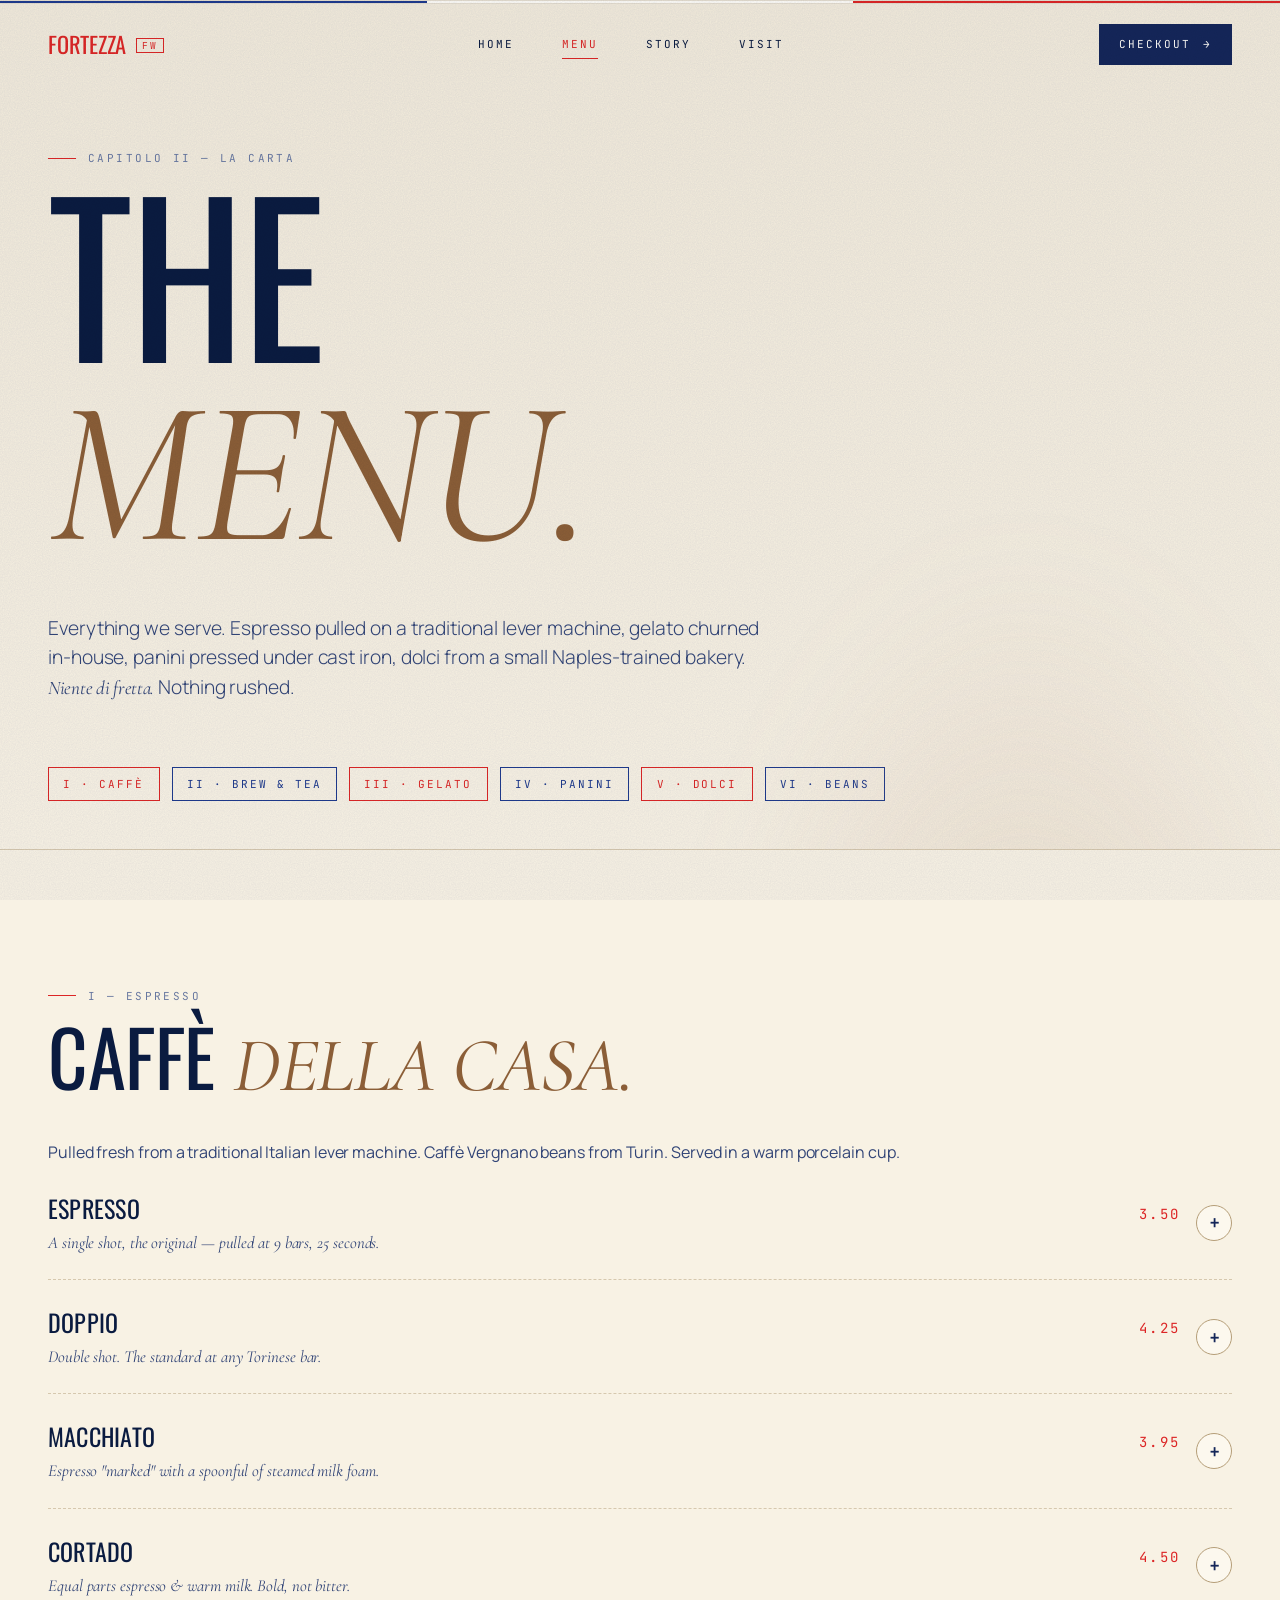
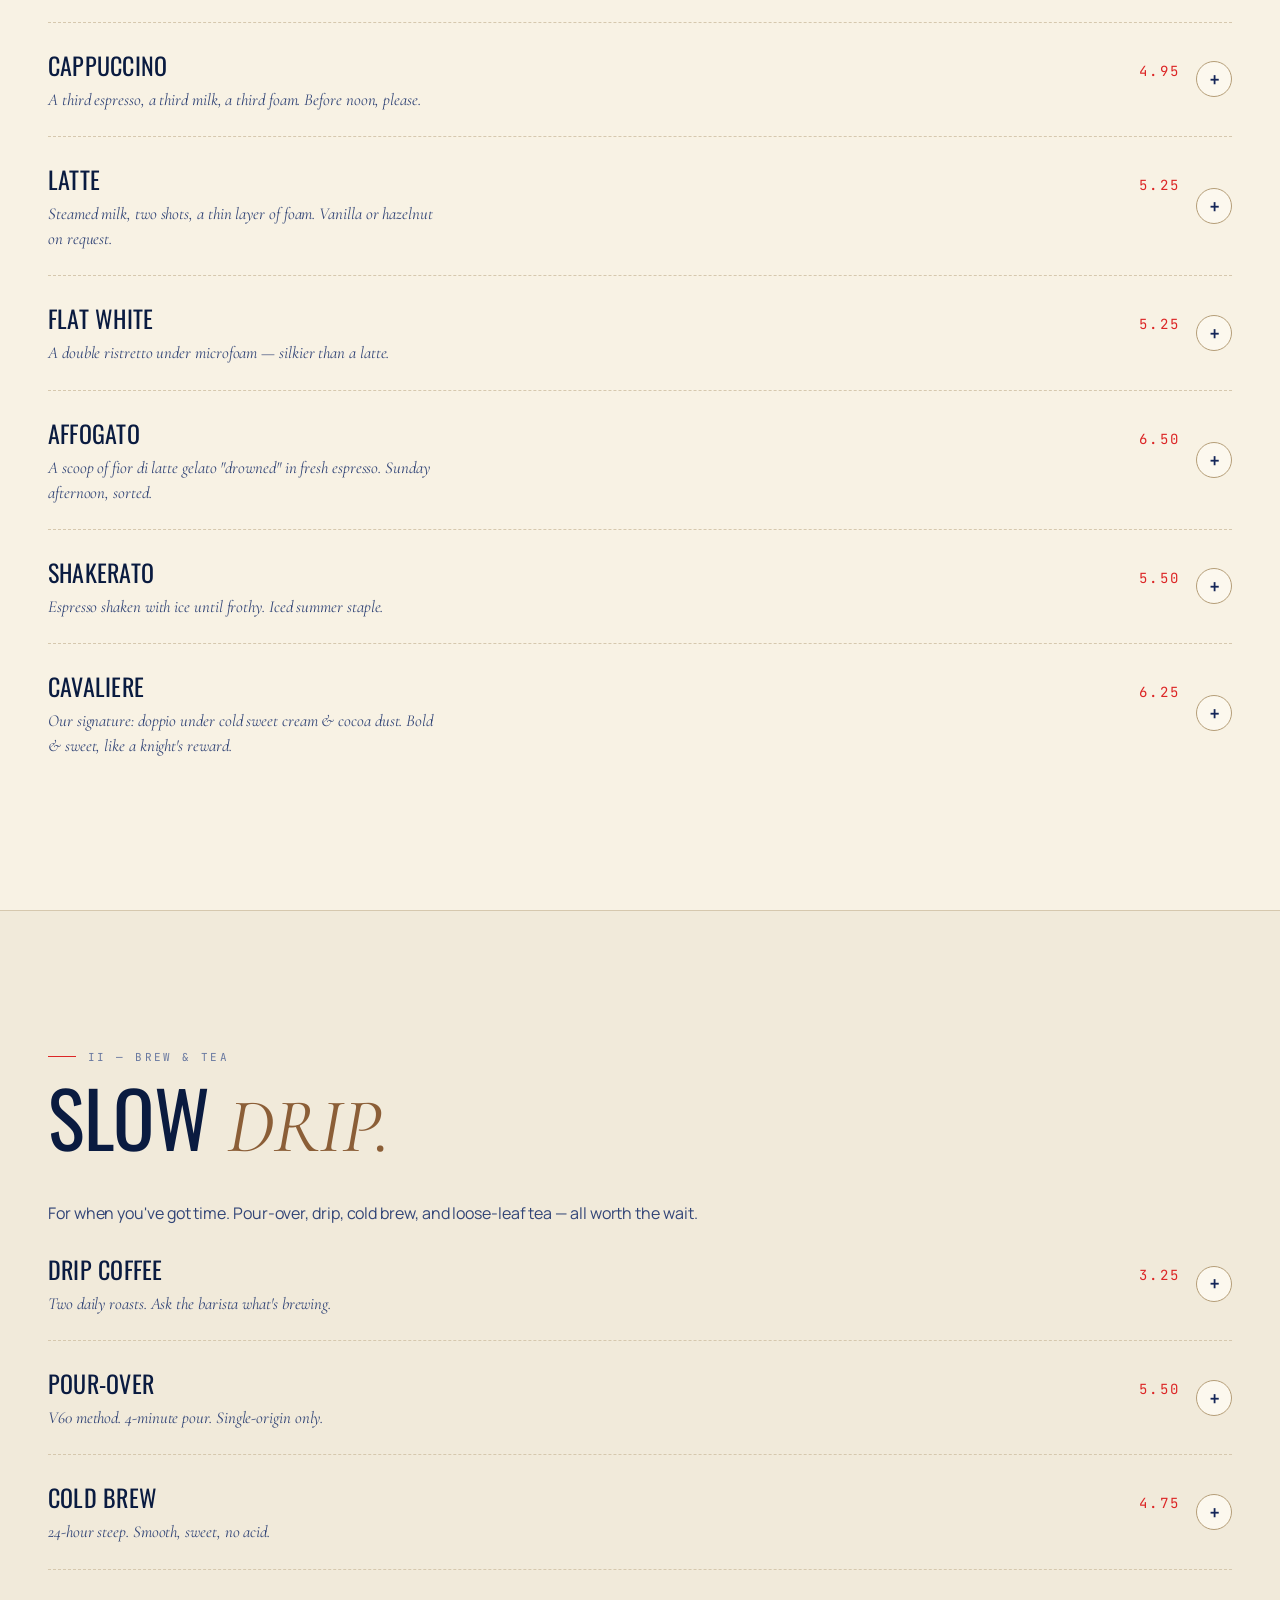
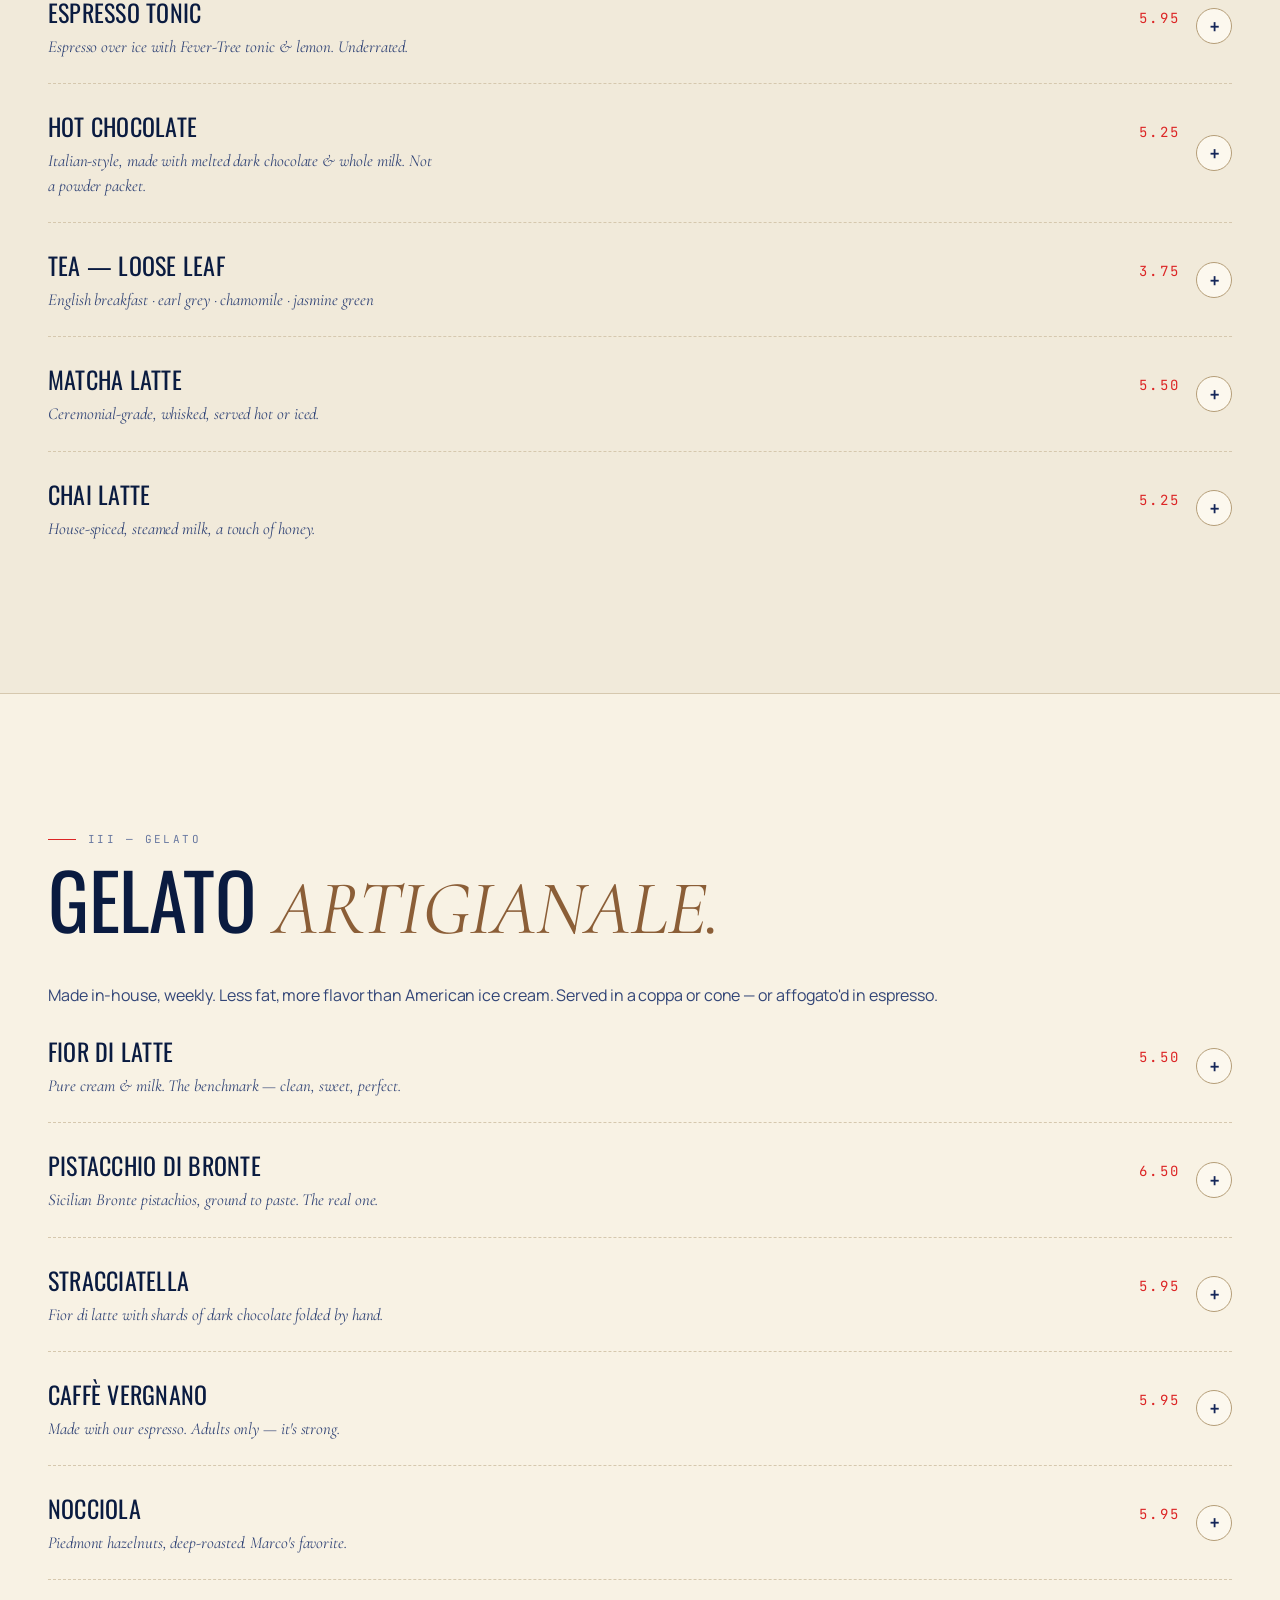
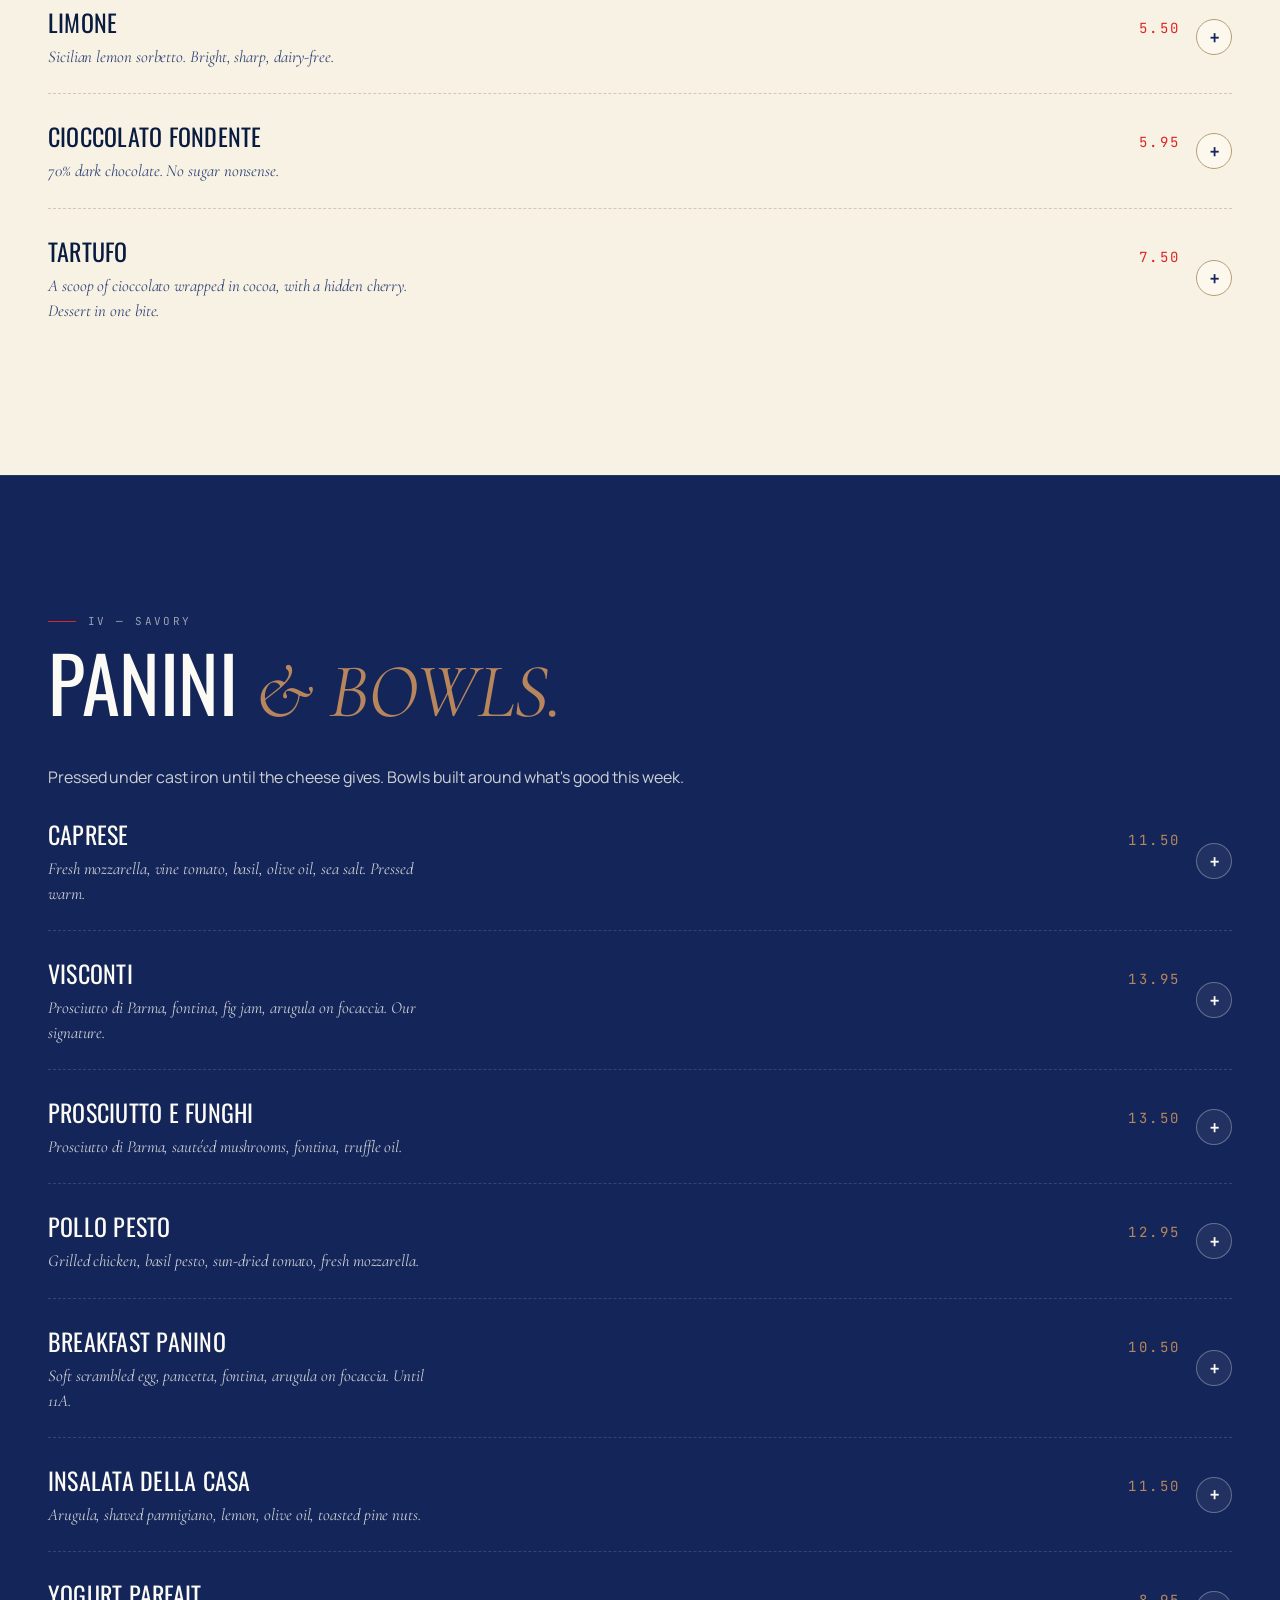
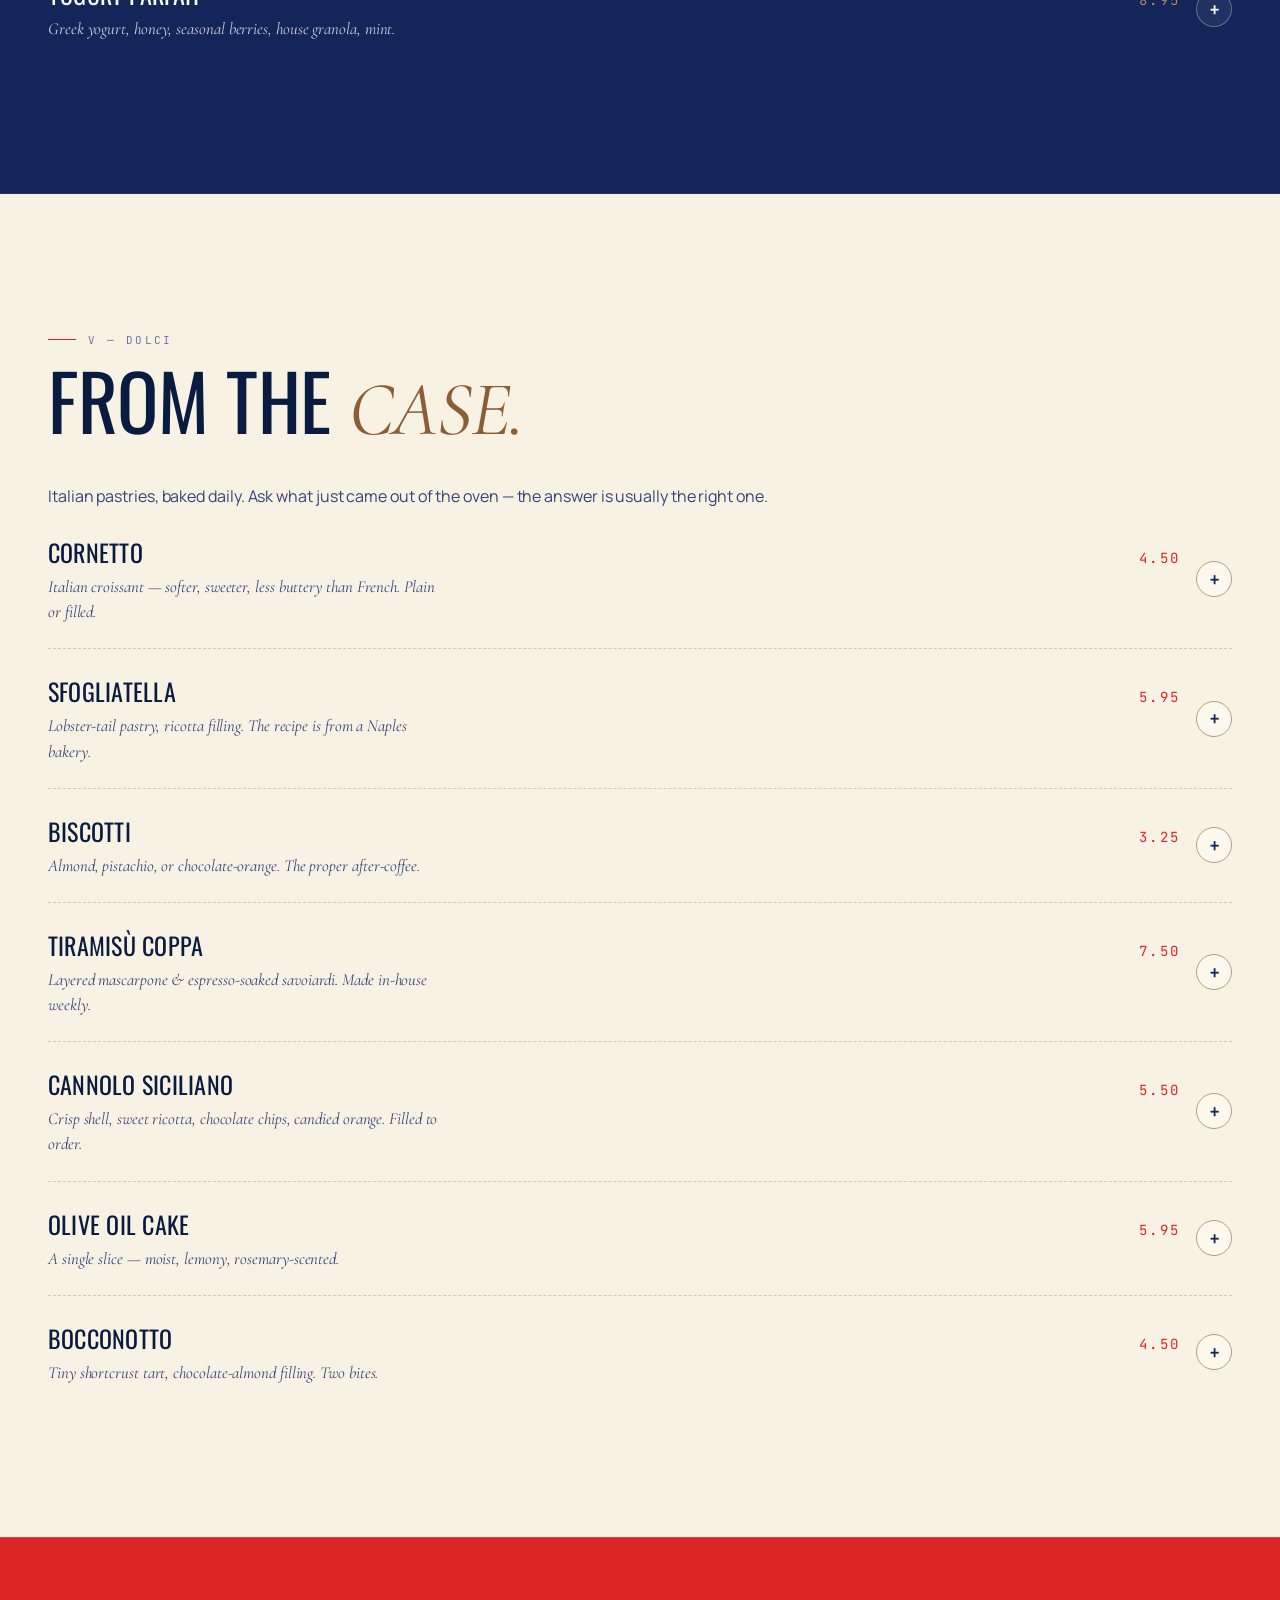
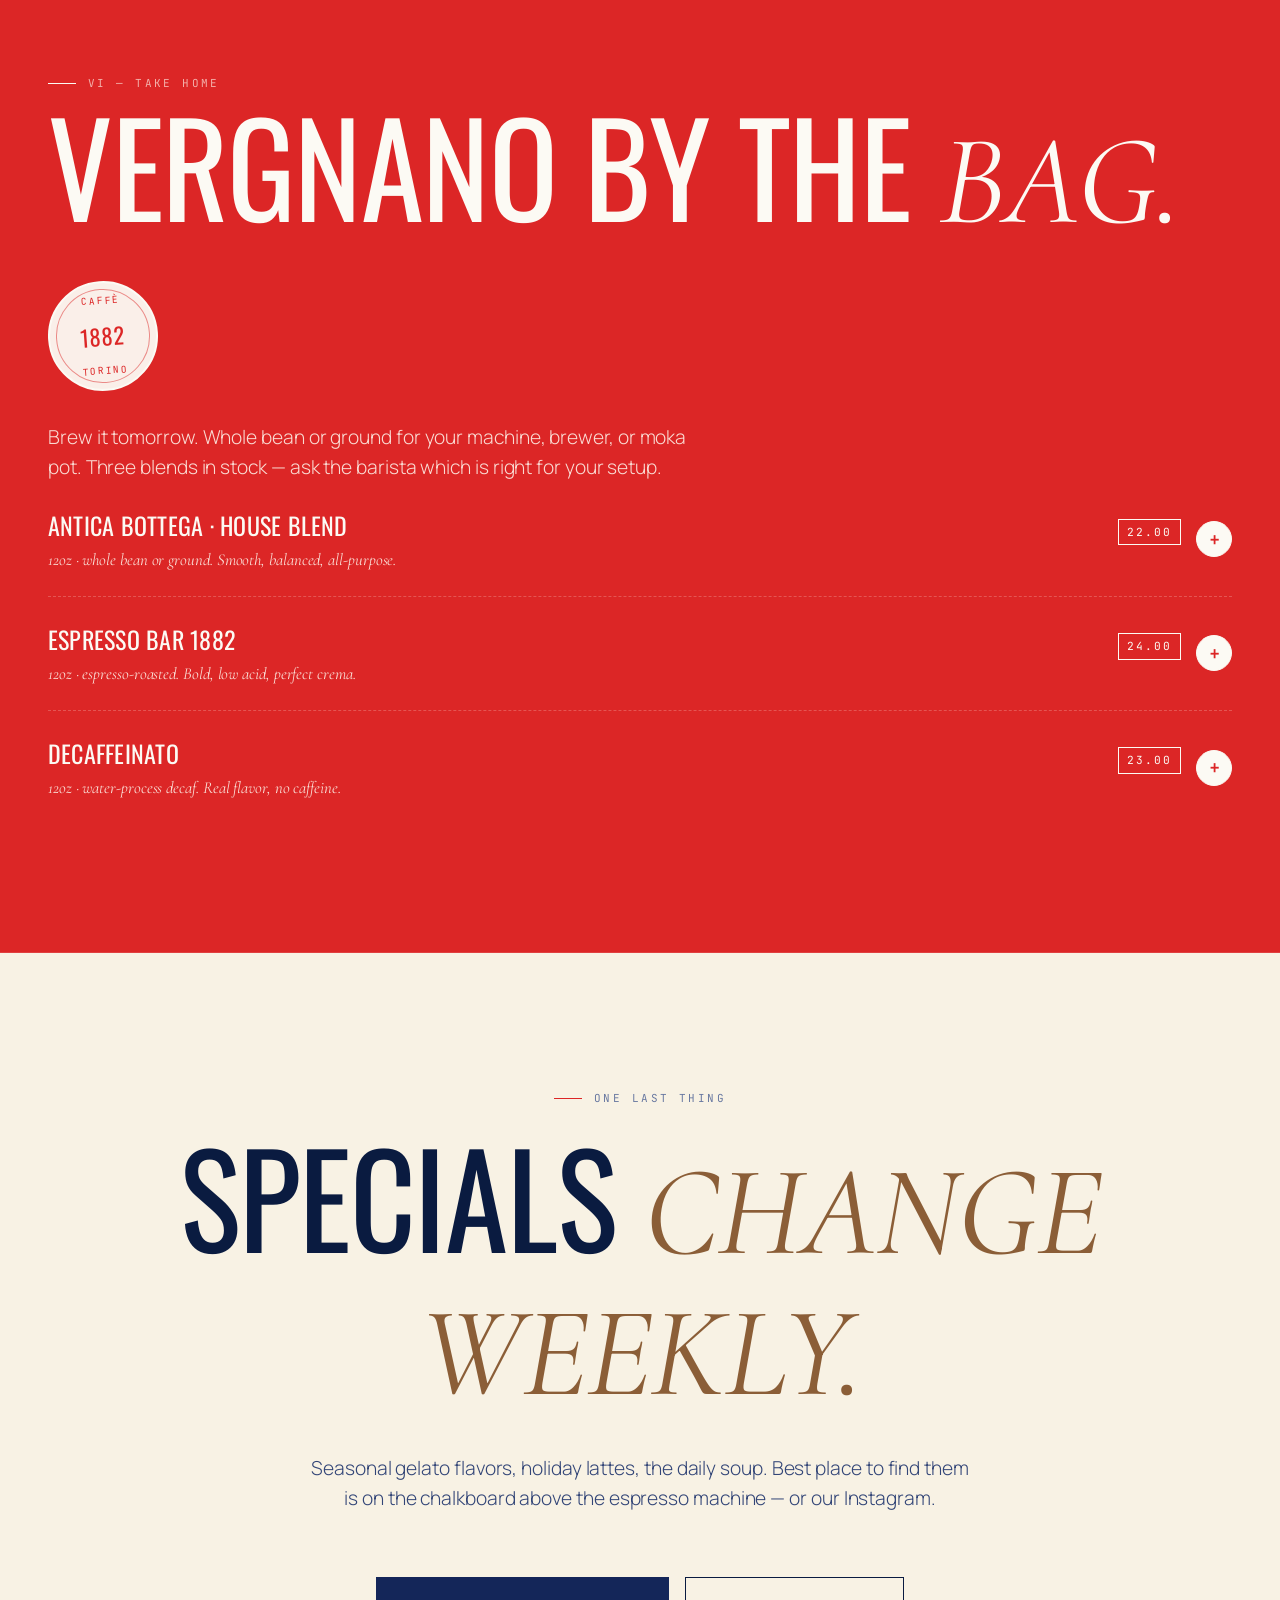
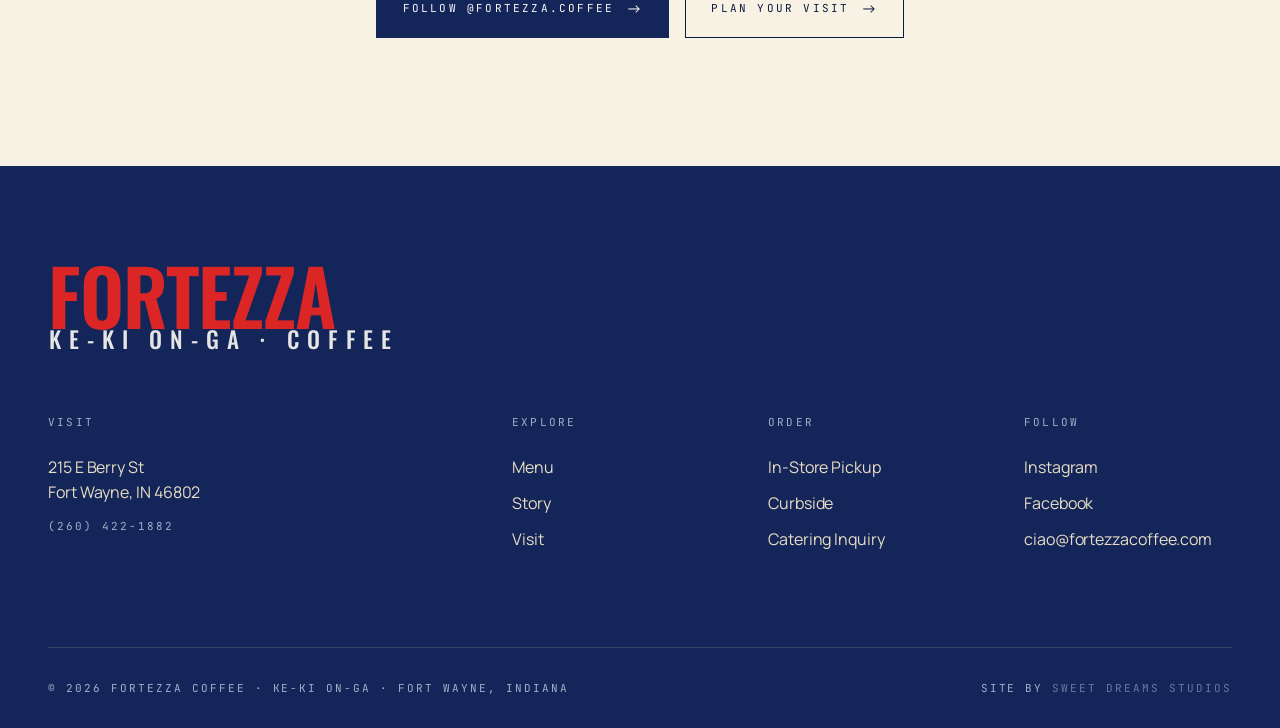
<file: menu.html>
<!DOCTYPE html>
<html lang="en">
<head>
<meta charset="UTF-8" />
<meta name="viewport" content="width=device-width, initial-scale=1.0" />
<title>Menu — Fortezza Coffee | Fort Wayne</title>
<meta name="description" content="The full menu at Fortezza Coffee — Italian espresso drinks, gelato, panini, dolci, and beans-to-go. Made fresh daily on East Berry Street, Fort Wayne." />
<!-- Open Graph / Twitter card -->
<meta property="og:type" content="website" />
<meta property="og:url" content="https://sweet-dreams-us.github.io/FortezzaCoffee/menu.html" />
<meta property="og:title" content="Menu — Fortezza Coffee | Fort Wayne" />
<meta property="og:description" content="Italian espresso drinks, gelato artigianale, panini, dolci, and Caffè Vergnano beans-to-go." />
<meta property="og:image" content="https://sweet-dreams-us.github.io/FortezzaCoffee/assets/og-card.svg" />
<meta property="og:image:width" content="1200" />
<meta property="og:image:height" content="630" />
<meta property="og:site_name" content="Fortezza Coffee" />
<meta name="twitter:card" content="summary_large_image" />
<meta name="twitter:title" content="Menu — Fortezza Coffee" />
<meta name="twitter:description" content="Italian espresso, gelato, panini, dolci. Made fresh daily." />
<meta name="twitter:image" content="https://sweet-dreams-us.github.io/FortezzaCoffee/assets/og-card.svg" />
<link rel="preconnect" href="https://fonts.googleapis.com" />
<link rel="preconnect" href="https://fonts.gstatic.com" crossorigin />
<link href="https://fonts.googleapis.com/css2?family=Oswald:wght@300;400;500;600;700&family=Cormorant+Garamond:ital,wght@0,400;1,400;1,500&family=Manrope:wght@200;300;400;500;600&family=JetBrains+Mono:wght@400;500&display=swap" rel="stylesheet" />
<link rel="stylesheet" href="styles/globals.css" />
<link rel="icon" type="image/svg+xml" href="assets/favicon.svg" />
</head>
<body>

<nav class="nav" id="nav">
  <a href="index.html" class="nav-brand">FORTEZZA</a>
  <div class="nav-links" id="navLinks">
    <a href="index.html" class="nav-link">Home</a>
    <a href="menu.html" class="nav-link" aria-current="page">Menu</a>
    <a href="story.html" class="nav-link">Story</a>
    <a href="visit.html" class="nav-link">Visit</a>
  </div>
  <a href="order.html" class="nav-cta">Checkout <span aria-hidden="true">→</span></a>
  <button class="nav-toggle" id="navToggle" aria-label="Toggle menu">
    <span></span><span></span><span></span>
  </button>
</nav>

<header class="page-header">
  <div class="tricolor" style="position: absolute; top: 0; left: 0; right: 0;"><span></span><span></span><span></span></div>
  <div class="wrap">
    <span class="eyebrow" data-reveal>Capitolo II — La Carta</span>
    <h1 class="h-mega mt-4" data-reveal data-delay="1">The<br /><span class="editorial text-crema-deep">menu.</span></h1>
    <p class="lead mt-6" data-reveal data-delay="2" style="max-width: 65ch;">
      Everything we serve. Espresso pulled on a traditional lever machine, gelato churned in-house, panini pressed under cast iron, dolci from a small Naples-trained bakery. <em class="editorial">Niente di fretta.</em> Nothing rushed.
    </p>
    <!-- Section navigation as heraldic Roman-numbered chips -->
    <div class="flex gap-3 mt-8" data-reveal data-delay="3" style="flex-wrap: wrap;">
      <a href="#espresso" class="mono" style="border: 1px solid var(--rosso); color: var(--rosso); padding: 0.5rem 0.9rem; transition: all var(--dur-fast);">I · Caffè</a>
      <a href="#brew-tea" class="mono" style="border: 1px solid var(--blu); color: var(--blu); padding: 0.5rem 0.9rem; transition: all var(--dur-fast);">II · Brew &amp; Tea</a>
      <a href="#waffles" class="mono" style="border: 1px solid var(--rosso); color: var(--rosso); padding: 0.5rem 0.9rem; transition: all var(--dur-fast);">III · Gelato</a>
      <a href="#savory" class="mono" style="border: 1px solid var(--blu); color: var(--blu); padding: 0.5rem 0.9rem; transition: all var(--dur-fast);">IV · Panini</a>
      <a href="#dolci" class="mono" style="border: 1px solid var(--rosso); color: var(--rosso); padding: 0.5rem 0.9rem; transition: all var(--dur-fast);">V · Dolci</a>
      <a href="#beans" class="mono" style="border: 1px solid var(--blu); color: var(--blu); padding: 0.5rem 0.9rem; transition: all var(--dur-fast);">VI · Beans</a>
    </div>
  </div>
</header>

<!-- ESPRESSO -->
<section id="espresso" class="section">
  <div class="wrap">
    <div class="grid-12" style="gap: var(--gutter);">
      <div style="grid-column: 1 / span 4;" data-reveal>
        <span class="eyebrow">I — Espresso</span>
        <h2 class="h-2 mt-4">Caffè <span class="editorial text-crema-deep">della casa.</span></h2>
        <p class="text-soft mt-6" style="line-height: 1.7;">Pulled fresh from a traditional Italian lever machine. Caffè Vergnano beans from Turin. Served in a warm porcelain cup.</p>
      </div>
      <div style="grid-column: 5 / -1;">
        <div class="menu-row" data-reveal>
          <div>
            <div class="menu-row-name">Espresso</div>
            <div class="menu-row-desc">A single shot, the original — pulled at 9 bars, 25 seconds.</div>
          </div>
          <div class="menu-row-price">3.50</div>
        </div>
        <div class="menu-row" data-reveal>
          <div>
            <div class="menu-row-name">Doppio</div>
            <div class="menu-row-desc">Double shot. The standard at any Torinese bar.</div>
          </div>
          <div class="menu-row-price">4.25</div>
        </div>
        <div class="menu-row" data-reveal>
          <div>
            <div class="menu-row-name">Macchiato</div>
            <div class="menu-row-desc">Espresso "marked" with a spoonful of steamed milk foam.</div>
          </div>
          <div class="menu-row-price">3.95</div>
        </div>
        <div class="menu-row" data-reveal>
          <div>
            <div class="menu-row-name">Cortado</div>
            <div class="menu-row-desc">Equal parts espresso &amp; warm milk. Bold, not bitter.</div>
          </div>
          <div class="menu-row-price">4.50</div>
        </div>
        <div class="menu-row" data-reveal>
          <div>
            <div class="menu-row-name">Cappuccino</div>
            <div class="menu-row-desc">A third espresso, a third milk, a third foam. Before noon, please.</div>
          </div>
          <div class="menu-row-price">4.95</div>
        </div>
        <div class="menu-row" data-reveal>
          <div>
            <div class="menu-row-name">Latte</div>
            <div class="menu-row-desc">Steamed milk, two shots, a thin layer of foam. Vanilla or hazelnut on request.</div>
          </div>
          <div class="menu-row-price">5.25</div>
        </div>
        <div class="menu-row" data-reveal>
          <div>
            <div class="menu-row-name">Flat White</div>
            <div class="menu-row-desc">A double ristretto under microfoam — silkier than a latte.</div>
          </div>
          <div class="menu-row-price">5.25</div>
        </div>
        <div class="menu-row" data-reveal>
          <div>
            <div class="menu-row-name">Affogato</div>
            <div class="menu-row-desc">A scoop of fior di latte gelato "drowned" in fresh espresso. Sunday afternoon, sorted.</div>
          </div>
          <div class="menu-row-price">6.50</div>
        </div>
        <div class="menu-row" data-reveal>
          <div>
            <div class="menu-row-name">Shakerato</div>
            <div class="menu-row-desc">Espresso shaken with ice until frothy. Iced summer staple.</div>
          </div>
          <div class="menu-row-price">5.50</div>
        </div>
        <div class="menu-row" data-reveal>
          <div>
            <div class="menu-row-name">Cavaliere</div>
            <div class="menu-row-desc">Our signature: doppio under cold sweet cream &amp; cocoa dust. Bold &amp; sweet, like a knight's reward.</div>
          </div>
          <div class="menu-row-price">6.25</div>
        </div>
      </div>
    </div>
  </div>
</section>

<!-- DRIP / TEA -->
<section id="brew-tea" class="section" style="background: var(--bg-1); border-block: 1px solid var(--border);">
  <div class="wrap">
    <div class="grid-12" style="gap: var(--gutter);">
      <div style="grid-column: 1 / span 4;" data-reveal>
        <span class="eyebrow">II — Brew &amp; Tea</span>
        <h2 class="h-2 mt-4">Slow <span class="editorial text-crema-deep">drip.</span></h2>
        <p class="text-soft mt-6" style="line-height: 1.7;">For when you've got time. Pour-over, drip, cold brew, and loose-leaf tea — all worth the wait.</p>
      </div>
      <div style="grid-column: 5 / -1;">
        <div class="menu-row" data-reveal>
          <div><div class="menu-row-name">Drip Coffee</div><div class="menu-row-desc">Two daily roasts. Ask the barista what's brewing.</div></div>
          <div class="menu-row-price">3.25</div>
        </div>
        <div class="menu-row" data-reveal>
          <div><div class="menu-row-name">Pour-Over</div><div class="menu-row-desc">V60 method. 4-minute pour. Single-origin only.</div></div>
          <div class="menu-row-price">5.50</div>
        </div>
        <div class="menu-row" data-reveal>
          <div><div class="menu-row-name">Cold Brew</div><div class="menu-row-desc">24-hour steep. Smooth, sweet, no acid.</div></div>
          <div class="menu-row-price">4.75</div>
        </div>
        <div class="menu-row" data-reveal>
          <div><div class="menu-row-name">Espresso Tonic</div><div class="menu-row-desc">Espresso over ice with Fever-Tree tonic &amp; lemon. Underrated.</div></div>
          <div class="menu-row-price">5.95</div>
        </div>
        <div class="menu-row" data-reveal>
          <div><div class="menu-row-name">Hot Chocolate</div><div class="menu-row-desc">Italian-style, made with melted dark chocolate &amp; whole milk. Not a powder packet.</div></div>
          <div class="menu-row-price">5.25</div>
        </div>
        <div class="menu-row" data-reveal>
          <div><div class="menu-row-name">Tea — Loose Leaf</div><div class="menu-row-desc">English breakfast · earl grey · chamomile · jasmine green</div></div>
          <div class="menu-row-price">3.75</div>
        </div>
        <div class="menu-row" data-reveal>
          <div><div class="menu-row-name">Matcha Latte</div><div class="menu-row-desc">Ceremonial-grade, whisked, served hot or iced.</div></div>
          <div class="menu-row-price">5.50</div>
        </div>
        <div class="menu-row" data-reveal>
          <div><div class="menu-row-name">Chai Latte</div><div class="menu-row-desc">House-spiced, steamed milk, a touch of honey.</div></div>
          <div class="menu-row-price">5.25</div>
        </div>
      </div>
    </div>
  </div>
</section>

<!-- GELATO -->
<section id="waffles" class="section">
  <div class="wrap">
    <div class="grid-12" style="gap: var(--gutter);">
      <div style="grid-column: 1 / span 4;" data-reveal>
        <span class="eyebrow">III — Gelato</span>
        <h2 class="h-2 mt-4">Gelato <span class="editorial text-crema-deep">artigianale.</span></h2>
        <p class="text-soft mt-6" style="line-height: 1.7;">Made in-house, weekly. Less fat, more flavor than American ice cream. Served in a coppa or cone — or affogato'd in espresso.</p>
      </div>
      <div style="grid-column: 5 / -1;">
        <div class="menu-row" data-reveal>
          <div><div class="menu-row-name">Fior di Latte</div><div class="menu-row-desc">Pure cream &amp; milk. The benchmark — clean, sweet, perfect.</div></div>
          <div class="menu-row-price">5.50</div>
        </div>
        <div class="menu-row" data-reveal>
          <div><div class="menu-row-name">Pistacchio di Bronte</div><div class="menu-row-desc">Sicilian Bronte pistachios, ground to paste. The real one.</div></div>
          <div class="menu-row-price">6.50</div>
        </div>
        <div class="menu-row" data-reveal>
          <div><div class="menu-row-name">Stracciatella</div><div class="menu-row-desc">Fior di latte with shards of dark chocolate folded by hand.</div></div>
          <div class="menu-row-price">5.95</div>
        </div>
        <div class="menu-row" data-reveal>
          <div><div class="menu-row-name">Caffè Vergnano</div><div class="menu-row-desc">Made with our espresso. Adults only — it's strong.</div></div>
          <div class="menu-row-price">5.95</div>
        </div>
        <div class="menu-row" data-reveal>
          <div><div class="menu-row-name">Nocciola</div><div class="menu-row-desc">Piedmont hazelnuts, deep-roasted. Marco's favorite.</div></div>
          <div class="menu-row-price">5.95</div>
        </div>
        <div class="menu-row" data-reveal>
          <div><div class="menu-row-name">Limone</div><div class="menu-row-desc">Sicilian lemon sorbetto. Bright, sharp, dairy-free.</div></div>
          <div class="menu-row-price">5.50</div>
        </div>
        <div class="menu-row" data-reveal>
          <div><div class="menu-row-name">Cioccolato Fondente</div><div class="menu-row-desc">70% dark chocolate. No sugar nonsense.</div></div>
          <div class="menu-row-price">5.95</div>
        </div>
        <div class="menu-row" data-reveal>
          <div><div class="menu-row-name">Tartufo</div><div class="menu-row-desc">A scoop of cioccolato wrapped in cocoa, with a hidden cherry. Dessert in one bite.</div></div>
          <div class="menu-row-price">7.50</div>
        </div>
      </div>
    </div>
  </div>
</section>

<!-- PANINI / SAVORY — espresso (now navy) section -->
<section id="savory" class="section section-espresso">
  <div class="wrap">
    <div class="grid-12" style="gap: var(--gutter);">
      <div style="grid-column: 1 / span 4;" data-reveal>
        <span class="eyebrow">IV — Savory</span>
        <h2 class="h-2 mt-4">Panini <span class="editorial text-crema-deep">&amp; bowls.</span></h2>
        <p class="text-soft mt-6" style="line-height: 1.7;">Pressed under cast iron until the cheese gives. Bowls built around what's good this week.</p>
      </div>
      <div style="grid-column: 5 / -1;">
        <div class="menu-row" data-reveal>
          <div><div class="menu-row-name">Caprese</div><div class="menu-row-desc">Fresh mozzarella, vine tomato, basil, olive oil, sea salt. Pressed warm.</div></div>
          <div class="menu-row-price">11.50</div>
        </div>
        <div class="menu-row" data-reveal>
          <div><div class="menu-row-name">Visconti</div><div class="menu-row-desc">Prosciutto di Parma, fontina, fig jam, arugula on focaccia. Our signature.</div></div>
          <div class="menu-row-price">13.95</div>
        </div>
        <div class="menu-row" data-reveal>
          <div><div class="menu-row-name">Prosciutto e Funghi</div><div class="menu-row-desc">Prosciutto di Parma, sautéed mushrooms, fontina, truffle oil.</div></div>
          <div class="menu-row-price">13.50</div>
        </div>
        <div class="menu-row" data-reveal>
          <div><div class="menu-row-name">Pollo Pesto</div><div class="menu-row-desc">Grilled chicken, basil pesto, sun-dried tomato, fresh mozzarella.</div></div>
          <div class="menu-row-price">12.95</div>
        </div>
        <div class="menu-row" data-reveal>
          <div><div class="menu-row-name">Breakfast Panino</div><div class="menu-row-desc">Soft scrambled egg, pancetta, fontina, arugula on focaccia. Until 11A.</div></div>
          <div class="menu-row-price">10.50</div>
        </div>
        <div class="menu-row" data-reveal>
          <div><div class="menu-row-name">Insalata della Casa</div><div class="menu-row-desc">Arugula, shaved parmigiano, lemon, olive oil, toasted pine nuts.</div></div>
          <div class="menu-row-price">11.50</div>
        </div>
        <div class="menu-row" data-reveal>
          <div><div class="menu-row-name">Yogurt Parfait</div><div class="menu-row-desc">Greek yogurt, honey, seasonal berries, house granola, mint.</div></div>
          <div class="menu-row-price">8.95</div>
        </div>
      </div>
    </div>
  </div>
</section>

<!-- PASTRIES / DOLCI -->
<section id="dolci" class="section">
  <div class="wrap">
    <div class="grid-12" style="gap: var(--gutter);">
      <div style="grid-column: 1 / span 4;" data-reveal>
        <span class="eyebrow">V — Dolci</span>
        <h2 class="h-2 mt-4">From the <span class="editorial text-crema-deep">case.</span></h2>
        <p class="text-soft mt-6" style="line-height: 1.7;">Italian pastries, baked daily. Ask what just came out of the oven — the answer is usually the right one.</p>
      </div>
      <div style="grid-column: 5 / -1;">
        <div class="menu-row" data-reveal>
          <div><div class="menu-row-name">Cornetto</div><div class="menu-row-desc">Italian croissant — softer, sweeter, less buttery than French. Plain or filled.</div></div>
          <div class="menu-row-price">4.50</div>
        </div>
        <div class="menu-row" data-reveal>
          <div><div class="menu-row-name">Sfogliatella</div><div class="menu-row-desc">Lobster-tail pastry, ricotta filling. The recipe is from a Naples bakery.</div></div>
          <div class="menu-row-price">5.95</div>
        </div>
        <div class="menu-row" data-reveal>
          <div><div class="menu-row-name">Biscotti</div><div class="menu-row-desc">Almond, pistachio, or chocolate-orange. The proper after-coffee.</div></div>
          <div class="menu-row-price">3.25</div>
        </div>
        <div class="menu-row" data-reveal>
          <div><div class="menu-row-name">Tiramisù Coppa</div><div class="menu-row-desc">Layered mascarpone &amp; espresso-soaked savoiardi. Made in-house weekly.</div></div>
          <div class="menu-row-price">7.50</div>
        </div>
        <div class="menu-row" data-reveal>
          <div><div class="menu-row-name">Cannolo Siciliano</div><div class="menu-row-desc">Crisp shell, sweet ricotta, chocolate chips, candied orange. Filled to order.</div></div>
          <div class="menu-row-price">5.50</div>
        </div>
        <div class="menu-row" data-reveal>
          <div><div class="menu-row-name">Olive Oil Cake</div><div class="menu-row-desc">A single slice — moist, lemony, rosemary-scented.</div></div>
          <div class="menu-row-price">5.95</div>
        </div>
        <div class="menu-row" data-reveal>
          <div><div class="menu-row-name">Bocconotto</div><div class="menu-row-desc">Tiny shortcrust tart, chocolate-almond filling. Two bites.</div></div>
          <div class="menu-row-price">4.50</div>
        </div>
      </div>
    </div>
  </div>
</section>

<!-- BEANS TO GO — rosso, the take-home product feature -->
<section id="beans" class="section section-rosso">
  <div class="wrap">
    <div class="grid-12" style="align-items: center; gap: var(--s-9);">
      <div style="grid-column: 1 / span 6;" data-reveal>
        <span class="eyebrow">VI — Take Home</span>
        <h2 class="h-1 mt-4">Vergnano by the <span class="editorial text-crema-deep">bag.</span></h2>
        <div class="stamp-cluster mt-6">
          <div class="stamp" style="background: rgba(252, 250, 244, 0.95); border-color: var(--cream); color: var(--rosso);">
            <div>Caffè</div>
            <span class="stamp-big" style="color: var(--rosso);">1882</span>
            <div>Torino</div>
          </div>
        </div>
        <p class="lead mt-6">
          Brew it tomorrow. Whole bean or ground for your machine, brewer, or moka pot. Three blends in stock — ask the barista which is right for your setup.
        </p>
      </div>
      <div style="grid-column: 7 / -1;">
        <div class="menu-row" data-reveal>
          <div><div class="menu-row-name">Antica Bottega · House Blend</div><div class="menu-row-desc">12oz · whole bean or ground. Smooth, balanced, all-purpose.</div></div>
          <div class="menu-row-price">22.00</div>
        </div>
        <div class="menu-row" data-reveal>
          <div><div class="menu-row-name">Espresso Bar 1882</div><div class="menu-row-desc">12oz · espresso-roasted. Bold, low acid, perfect crema.</div></div>
          <div class="menu-row-price">24.00</div>
        </div>
        <div class="menu-row" data-reveal>
          <div><div class="menu-row-name">Decaffeinato</div><div class="menu-row-desc">12oz · water-process decaf. Real flavor, no caffeine.</div></div>
          <div class="menu-row-price">23.00</div>
        </div>
      </div>
    </div>
  </div>
</section>

<!-- CTA -->
<section class="section" style="padding: clamp(5rem, 10vw, 9rem) 0;">
  <div class="wrap center">
    <span class="eyebrow" data-reveal>One Last Thing</span>
    <h2 class="h-1 mt-6" data-reveal data-delay="1">
      Specials <span class="editorial text-crema-deep">change weekly.</span>
    </h2>
    <p class="lead mt-6" style="margin-inline: auto;" data-reveal data-delay="2">
      Seasonal gelato flavors, holiday lattes, the daily soup. Best place to find them is on the chalkboard above the espresso machine — or our Instagram.
    </p>
    <div class="mt-8 flex gap-4" style="justify-content: center; flex-wrap: wrap;" data-reveal data-delay="3">
      <a href="https://instagram.com/fortezza.coffee" target="_blank" rel="noopener" class="btn btn-primary btn-arrow">Follow @fortezza.coffee</a>
      <a href="visit.html" class="btn btn-arrow">Plan Your Visit</a>
    </div>
  </div>
</section>

<!-- Footer -->
<footer class="footer">
  <div class="wrap">
    <div class="logo-lockup footer-brand" style="font-size: clamp(2.8rem, 6vw, 5rem);">
      <span class="logo-fortezza">Fortezza</span>
      <span class="logo-kekionga">Ke-Ki On-Ga · Coffee</span>
    </div>
    <div class="footer-grid mt-8">
      <div class="footer-col">
        <h4>Visit</h4>
        <p style="line-height:1.6;">
          215 E Berry St<br />
          Fort Wayne, IN 46802<br />
          <span class="mono mt-3" style="display:inline-block; color: var(--text-faint);">(260) 422-1882</span>
        </p>
      </div>
      <div class="footer-col">
        <h4>Explore</h4>
        <ul>
          <li><a href="menu.html">Menu</a></li>
          <li><a href="story.html">Story</a></li>
          <li><a href="visit.html">Visit</a></li>
        </ul>
      </div>
      <div class="footer-col">
        <h4>Order</h4>
        <ul>
          <li><a href="visit.html">In-Store Pickup</a></li>
          <li><a href="visit.html">Curbside</a></li>
          <li><a href="visit.html">Catering Inquiry</a></li>
        </ul>
      </div>
      <div class="footer-col">
        <h4>Follow</h4>
        <ul>
          <li><a href="https://instagram.com/fortezza.coffee" target="_blank" rel="noopener">Instagram</a></li>
          <li><a href="https://www.facebook.com/fortezzacoffee.fw/" target="_blank" rel="noopener">Facebook</a></li>
          <li><a href="mailto:ciao@fortezzacoffee.com">ciao@fortezzacoffee.com</a></li>
        </ul>
      </div>
    </div>
    <div class="footer-bottom">
      <span>© <span data-year>2026</span> Fortezza Coffee · Ke-Ki On-Ga · Fort Wayne, Indiana</span>
      <span>Site by <a href="https://sweetdreamsmusic.com" target="_blank" rel="noopener">Sweet Dreams Studios</a></span>
    </div>
  </div>
</footer>

<!-- Customize sheet (modifiers) -->
<div class="customize-overlay" id="customizeOverlay" aria-hidden="true"></div>
<aside class="customize-sheet" id="customizeSheet" role="dialog" aria-label="Customize your order">
  <div class="customize-header">
    <div>
      <div class="customize-name" id="customizeName">Item</div>
      <div class="customize-base" id="customizeBase">Starting at $0.00</div>
    </div>
    <button class="customize-close" id="customizeClose" aria-label="Close">✕</button>
  </div>
  <div class="customize-body" id="customizeBody"></div>
  <div class="customize-footer">
    <button class="customize-add" id="customizeAdd" type="button">
      <span>Add to Order</span>
      <span class="customize-add-price" id="customizeAddPrice">$0.00</span>
    </button>
    <p class="cart-note" style="margin: 0;">Demo upsells · live site uses Square modifiers</p>
  </div>
</aside>

<!-- Cart FAB -->
<button class="cart-fab" id="cartFab" aria-label="View your order">
  <span>BAG</span>
  <span class="cart-fab-count" id="cartFabCount">0</span>
</button>

<!-- Cart overlay + drawer -->
<div class="cart-overlay" id="cartOverlay" aria-hidden="true"></div>
<aside class="cart-drawer" id="cartDrawer" aria-label="Your order" role="dialog">
  <div class="cart-header">
    <div>
      <div class="cart-title">Your order</div>
      <div style="font-family: var(--font-mono); font-size: 0.65rem; letter-spacing: 0.2em; text-transform: uppercase; color: var(--text-dim); margin-top: 0.25rem;">Pickup · ready in 15–20 min</div>
    </div>
    <button class="cart-close" id="cartClose" aria-label="Close cart">✕</button>
  </div>
  <div class="cart-body" id="cartBody"></div>
  <div class="cart-footer" id="cartFooter">
    <div class="cart-total">
      <span class="cart-total-label">Subtotal</span>
      <span class="cart-total-amount" id="cartTotal">$0.00</span>
    </div>
    <a href="order.html" class="btn btn-primary btn-arrow" style="width: 100%; justify-content: center;">Checkout</a>
    <p class="cart-note">Demo only · prices are illustrative · pay at pickup</p>
  </div>
</aside>

<script src="scripts/main.js" defer></script>
<script src="scripts/cart.js" defer></script>
</body>
</html>
</file>
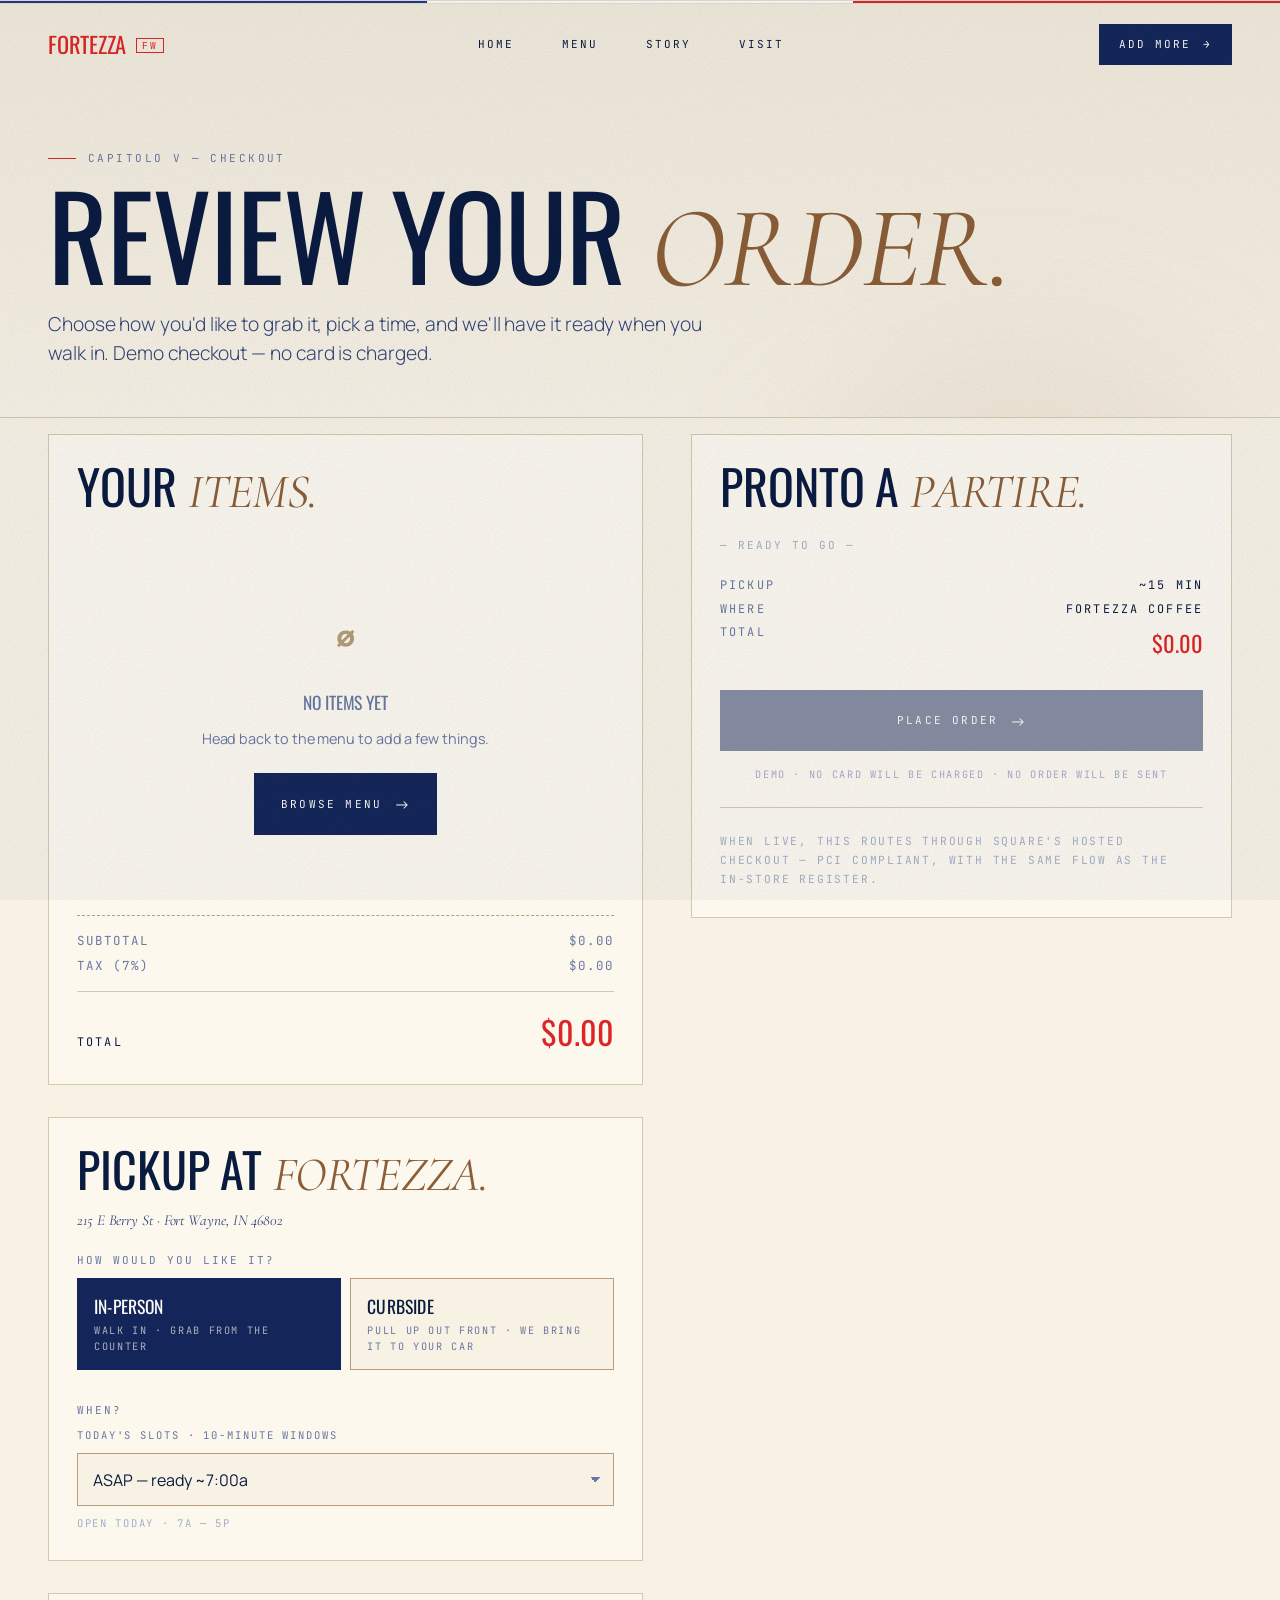
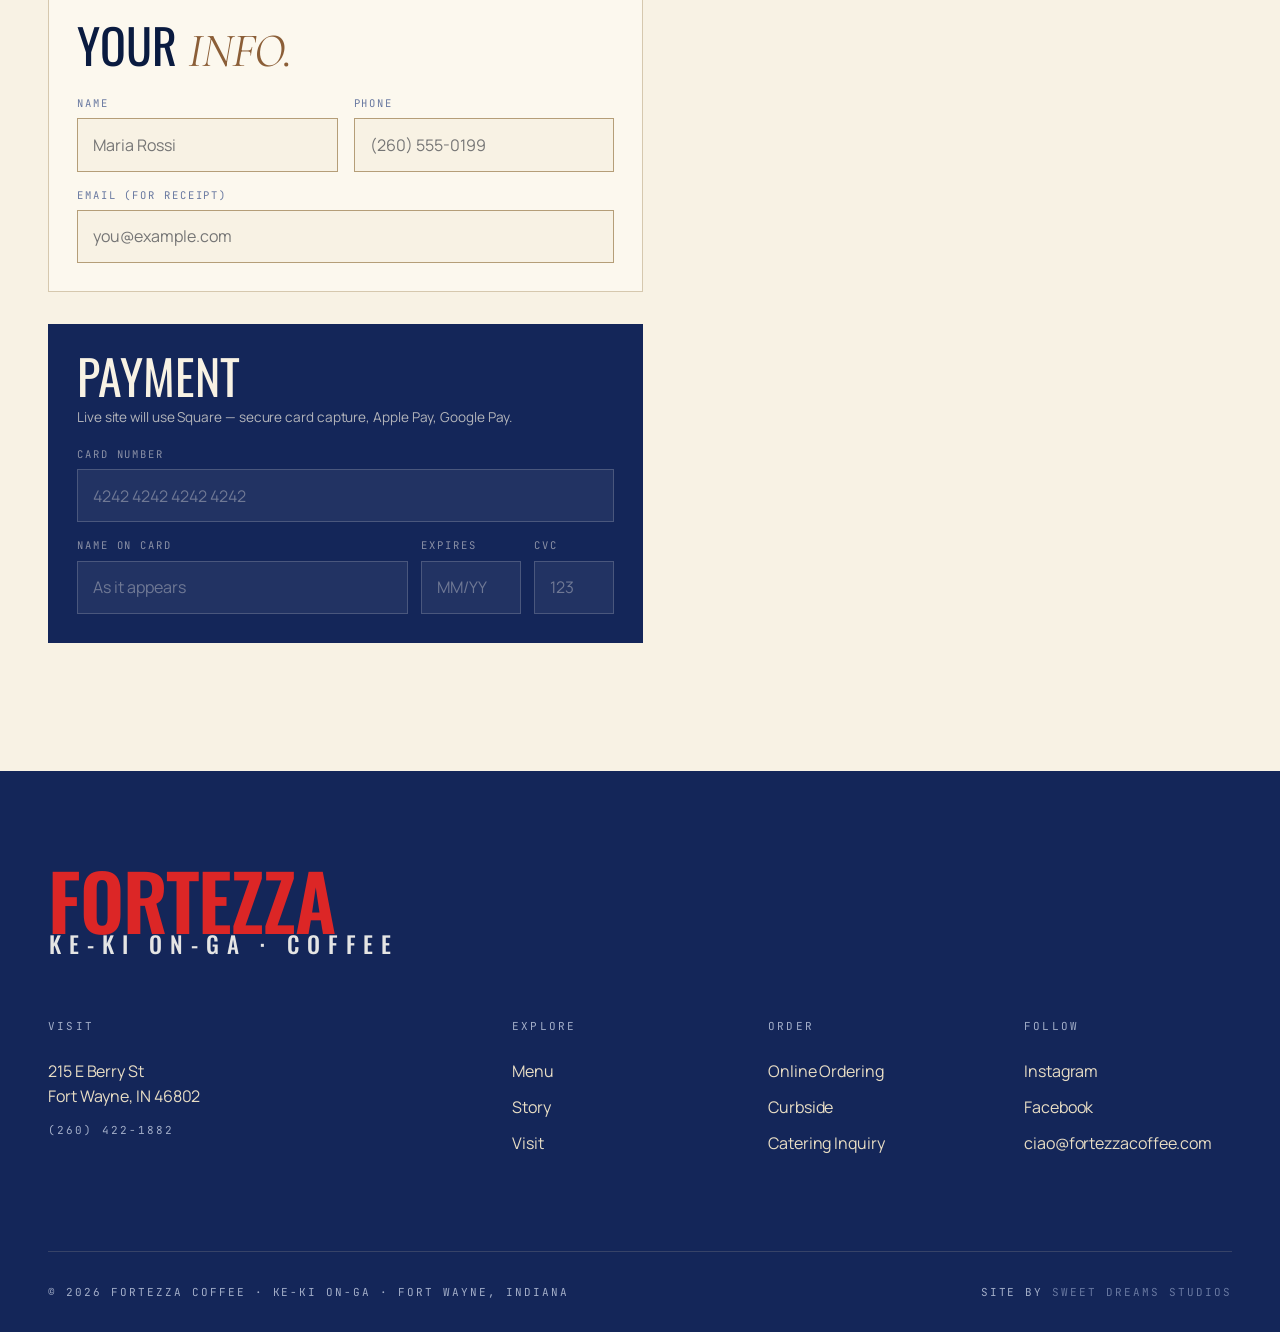
<file: order.html>
<!DOCTYPE html>
<html lang="en">
<head>
<meta charset="UTF-8" />
<meta name="viewport" content="width=device-width, initial-scale=1.0" />
<title>Order — Fortezza Coffee | Fort Wayne</title>
<meta name="description" content="Review your order and check out for pickup at Fortezza Coffee. 215 E Berry St, Fort Wayne." />
<!-- Open Graph / Twitter card -->
<meta property="og:type" content="website" />
<meta property="og:url" content="https://sweet-dreams-us.github.io/FortezzaCoffee/order.html" />
<meta property="og:title" content="Order Online — Fortezza Coffee" />
<meta property="og:description" content="Pickup or curbside at 215 E Berry St, downtown Fort Wayne." />
<meta property="og:image" content="https://sweet-dreams-us.github.io/FortezzaCoffee/assets/og-card.svg" />
<meta property="og:image:width" content="1200" />
<meta property="og:image:height" content="630" />
<meta property="og:site_name" content="Fortezza Coffee" />
<meta name="twitter:card" content="summary_large_image" />
<meta name="twitter:title" content="Order — Fortezza Coffee" />
<meta name="twitter:description" content="Pickup or curbside in downtown Fort Wayne." />
<meta name="twitter:image" content="https://sweet-dreams-us.github.io/FortezzaCoffee/assets/og-card.svg" />
<link rel="preconnect" href="https://fonts.googleapis.com" />
<link rel="preconnect" href="https://fonts.gstatic.com" crossorigin />
<link href="https://fonts.googleapis.com/css2?family=Oswald:wght@300;400;500;600;700&family=Cormorant+Garamond:ital,wght@0,400;1,400;1,500&family=Manrope:wght@200;300;400;500;600&family=JetBrains+Mono:wght@400;500&display=swap" rel="stylesheet" />
<link rel="stylesheet" href="styles/globals.css" />
<link rel="icon" type="image/svg+xml" href="assets/favicon.svg" />
</head>
<body>

<nav class="nav" id="nav">
  <a href="index.html" class="nav-brand">FORTEZZA</a>
  <div class="nav-links" id="navLinks">
    <a href="index.html" class="nav-link">Home</a>
    <a href="menu.html" class="nav-link">Menu</a>
    <a href="story.html" class="nav-link">Story</a>
    <a href="visit.html" class="nav-link">Visit</a>
  </div>
  <a href="menu.html" class="nav-cta">Add More <span aria-hidden="true">→</span></a>
  <button class="nav-toggle" id="navToggle" aria-label="Toggle menu">
    <span></span><span></span><span></span>
  </button>
</nav>

<!-- CHECKOUT SHELL -->
<div id="checkoutShell">
  <header class="page-header" style="padding-bottom: var(--s-7);">
    <div class="tricolor" style="position: absolute; top: 0; left: 0; right: 0;"><span></span><span></span><span></span></div>
    <div class="wrap">
      <span class="eyebrow fade-up">Capitolo V — Checkout</span>
      <h1 class="display mt-4 fade-up" style="animation-delay: 0.15s; font-size: clamp(3rem, 9vw, 8rem);">
        Review your <span class="editorial text-crema-deep">order.</span>
      </h1>
      <p class="lead mt-5 fade-up" style="animation-delay: 0.3s; max-width: 60ch;">
        Choose how you'd like to grab it, pick a time, and we'll have it ready when you walk in. Demo checkout — no card is charged.
      </p>
    </div>
  </header>

  <section class="section" style="padding-top: 1rem;">
    <div class="wrap">
      <form id="orderForm" class="checkout-grid">
        <!-- LEFT: Order summary + method + customer + payment -->
        <div style="display: flex; flex-direction: column; gap: 2rem;">

          <div class="checkout-panel" data-reveal>
            <h3 class="h-3" style="margin-bottom: 1.25rem;">Your <span class="editorial text-crema-deep">items.</span></h3>
            <div id="orderSummary"></div>
            <div style="display: flex; justify-content: space-between; padding-top: 1rem; margin-top: 1rem; border-top: 1px dashed var(--border-strong); font-family: var(--font-mono); font-size: 0.78rem; letter-spacing: 0.16em; text-transform: uppercase; color: var(--text-dim);">
              <span>Subtotal</span><span id="orderSubtotal">$0.00</span>
            </div>
            <div style="display: flex; justify-content: space-between; padding-top: 0.4rem; font-family: var(--font-mono); font-size: 0.78rem; letter-spacing: 0.16em; text-transform: uppercase; color: var(--text-dim);">
              <span>Tax (7%)</span><span id="orderTax">$0.00</span>
            </div>
            <div class="summary-total">
              <span class="label">Total</span>
              <span class="amount" id="orderTotal">$0.00</span>
            </div>
          </div>

          <div class="checkout-panel" data-reveal data-delay="1">
            <h3 class="h-3" style="margin-bottom: 0.5rem;">Pickup at <span class="editorial text-crema-deep">Fortezza.</span></h3>
            <p class="text-soft" style="font-size: 0.95rem; margin-bottom: 1.25rem; font-family: var(--font-editorial); font-style: italic;">
              215 E Berry St · Fort Wayne, IN 46802
            </p>

            <h4 class="mono" style="color: var(--text-dim); margin-bottom: 0.6rem;">How would you like it?</h4>
            <div class="location-pick">
              <label>
                <input type="radio" name="method" value="in-person" checked />
                <span class="location-pick-name">In-person</span>
                <span class="location-pick-detail">Walk in · grab from the counter</span>
              </label>
              <label>
                <input type="radio" name="method" value="curbside" />
                <span class="location-pick-name">Curbside</span>
                <span class="location-pick-detail">Pull up out front · we bring it to your car</span>
              </label>
            </div>

            <h4 class="mono" style="color: var(--text-dim); margin: 2rem 0 0.6rem;">When?</h4>
            <div class="field" style="gap: 0.6rem;">
              <label for="pickup-time">Today's slots · 10-minute windows</label>
              <select id="pickup-time" name="time" required></select>
            </div>
            <p style="font-family: var(--font-mono); font-size: 0.66rem; letter-spacing: 0.16em; text-transform: uppercase; color: var(--text-faint); margin-top: 0.6rem;" id="hoursNote">Open today · 6:30a — 6p</p>
          </div>

          <div class="checkout-panel" data-reveal data-delay="2">
            <h3 class="h-3" style="margin-bottom: 1.25rem;">Your <span class="editorial text-crema-deep">info.</span></h3>
            <div class="grid grid-2" style="gap: 1rem;">
              <div class="field">
                <label for="cust-name">Name</label>
                <input id="cust-name" name="name" type="text" required placeholder="Maria Rossi" />
              </div>
              <div class="field">
                <label for="cust-phone">Phone</label>
                <input id="cust-phone" name="phone" type="tel" required placeholder="(260) 555-0199" />
              </div>
              <div class="field" style="grid-column: 1 / -1;">
                <label for="cust-email">Email (for receipt)</label>
                <input id="cust-email" name="email" type="email" required placeholder="you@example.com" />
              </div>
            </div>
          </div>

          <div class="checkout-panel fake-card" data-reveal data-delay="3">
            <h3 class="h-3" style="margin-bottom: 0.5rem; color: var(--bg);">Payment</h3>
            <p style="color: rgba(248,242,228,0.7); font-size: 0.85rem; margin-bottom: 1.25rem;">Live site will use Square — secure card capture, Apple Pay, Google Pay.</p>
            <div class="field">
              <label for="card-num">Card number</label>
              <input id="card-num" type="text" placeholder="4242 4242 4242 4242" autocomplete="off" />
            </div>
            <div class="fake-card-row">
              <div class="field">
                <label for="card-name">Name on card</label>
                <input id="card-name" type="text" placeholder="As it appears" autocomplete="off" />
              </div>
              <div class="field">
                <label for="card-exp">Expires</label>
                <input id="card-exp" type="text" placeholder="MM/YY" autocomplete="off" />
              </div>
              <div class="field">
                <label for="card-cvc">CVC</label>
                <input id="card-cvc" type="text" placeholder="123" autocomplete="off" />
              </div>
            </div>
          </div>
        </div>

        <!-- RIGHT: Sticky place-order summary -->
        <div data-reveal data-delay="2">
          <div class="checkout-panel" style="position: sticky; top: 6rem;">
            <h3 class="h-3" style="margin-bottom: 1.25rem;">Pronto a <span class="editorial text-crema-deep">partire.</span></h3>
            <p class="mono" style="color: var(--text-faint); margin-bottom: 1.25rem;">— Ready to go —</p>
            <div style="font-family: var(--font-mono); font-size: 0.74rem; letter-spacing: 0.18em; text-transform: uppercase; color: var(--text-dim); line-height: 2;">
              <div style="display: flex; justify-content: space-between;"><span>Pickup</span><span style="color: var(--text);">~15 min</span></div>
              <div style="display: flex; justify-content: space-between;"><span>Where</span><span style="color: var(--text);">Fortezza Coffee</span></div>
              <div style="display: flex; justify-content: space-between;"><span>Total</span><span style="color: var(--rosso); font-family: var(--font-display); font-size: 1.4rem; letter-spacing: 0;" id="orderTotal-mirror">$0.00</span></div>
            </div>
            <button id="placeOrder" type="submit" class="btn btn-primary btn-arrow" style="width: 100%; justify-content: center; margin-top: 1.5rem;">
              Place Order
            </button>
            <p class="cart-note" style="margin-top: 1rem;">Demo · no card will be charged · no order will be sent</p>
            <div class="divider" style="margin-block: 1.5rem;"></div>
            <p style="font-family: var(--font-mono); font-size: 0.7rem; letter-spacing: 0.16em; text-transform: uppercase; color: var(--text-faint); line-height: 1.7;">
              When live, this routes through Square's hosted checkout — PCI compliant, with the same flow as the in-store register.
            </p>
          </div>
        </div>
      </form>
    </div>
  </section>
</div>

<!-- SUCCESS SHELL (hidden by default) -->
<div id="successShell" style="display: none;">
  <section class="section" style="padding-top: 9rem;">
    <div class="wrap order-success">
      <div class="check-mark">✓</div>
      <span class="eyebrow">— Grazie Mille —</span>
      <h1 class="display mt-5" style="font-size: clamp(3rem, 7vw, 6rem);">
        See you in a <span class="editorial text-crema-deep">few minutes.</span>
      </h1>
      <p class="lead mt-5" style="margin-inline: auto;">
        We'll have everything ready when you walk in or pull up. Show your name at the counter — espresso's on the bar.
      </p>

      <div class="checkout-panel" style="max-width: 540px; margin: 3rem auto 0; text-align: left;">
        <div class="success-row"><span>Confirmation</span><span id="successId">Order #FZ-XXXX</span></div>
        <div class="success-row"><span>Pickup at</span><span>215 E Berry St</span></div>
        <div class="success-row"><span>Method</span><span id="successMethod">In-person</span></div>
        <div class="success-row"><span>Ready by</span><span id="successTime">—</span></div>
        <div class="success-row" style="border-bottom: 0;"><span>Total charged</span><span style="font-family: var(--font-display); font-size: 1.3rem; letter-spacing: 0; color: var(--rosso);" id="successTotal">$0.00</span></div>
      </div>

      <div class="mt-8 flex gap-4" style="justify-content: center; flex-wrap: wrap;">
        <a href="menu.html" class="btn btn-rosso btn-arrow">Order Again</a>
        <a href="visit.html" class="btn btn-arrow">Get Directions</a>
      </div>
    </div>
  </section>
</div>

<!-- Footer -->
<footer class="footer">
  <div class="wrap">
    <div class="logo-lockup footer-brand" style="font-size: clamp(2.8rem, 6vw, 5rem);">
      <span class="logo-fortezza">Fortezza</span>
      <span class="logo-kekionga">Ke-Ki On-Ga · Coffee</span>
    </div>
    <div class="footer-grid mt-8">
      <div class="footer-col">
        <h4>Visit</h4>
        <p style="line-height:1.6;">
          215 E Berry St<br />
          Fort Wayne, IN 46802<br />
          <span class="mono mt-3" style="display:inline-block; color: var(--text-faint);">(260) 422-1882</span>
        </p>
      </div>
      <div class="footer-col">
        <h4>Explore</h4>
        <ul>
          <li><a href="menu.html">Menu</a></li>
          <li><a href="story.html">Story</a></li>
          <li><a href="visit.html">Visit</a></li>
        </ul>
      </div>
      <div class="footer-col">
        <h4>Order</h4>
        <ul>
          <li><a href="order.html">Online Ordering</a></li>
          <li><a href="visit.html">Curbside</a></li>
          <li><a href="visit.html">Catering Inquiry</a></li>
        </ul>
      </div>
      <div class="footer-col">
        <h4>Follow</h4>
        <ul>
          <li><a href="https://instagram.com/fortezza.coffee" target="_blank" rel="noopener">Instagram</a></li>
          <li><a href="https://www.facebook.com/fortezzacoffee.fw/" target="_blank" rel="noopener">Facebook</a></li>
          <li><a href="mailto:ciao@fortezzacoffee.com">ciao@fortezzacoffee.com</a></li>
        </ul>
      </div>
    </div>
    <div class="footer-bottom">
      <span>© <span data-year>2026</span> Fortezza Coffee · Ke-Ki On-Ga · Fort Wayne, Indiana</span>
      <span>Site by <a href="https://sweetdreamsmusic.com" target="_blank" rel="noopener">Sweet Dreams Studios</a></span>
    </div>
  </div>
</footer>

<script src="scripts/main.js" defer></script>
<script src="scripts/cart.js" defer></script>
<script src="scripts/order.js" defer></script>
</body>
</html>
</file>
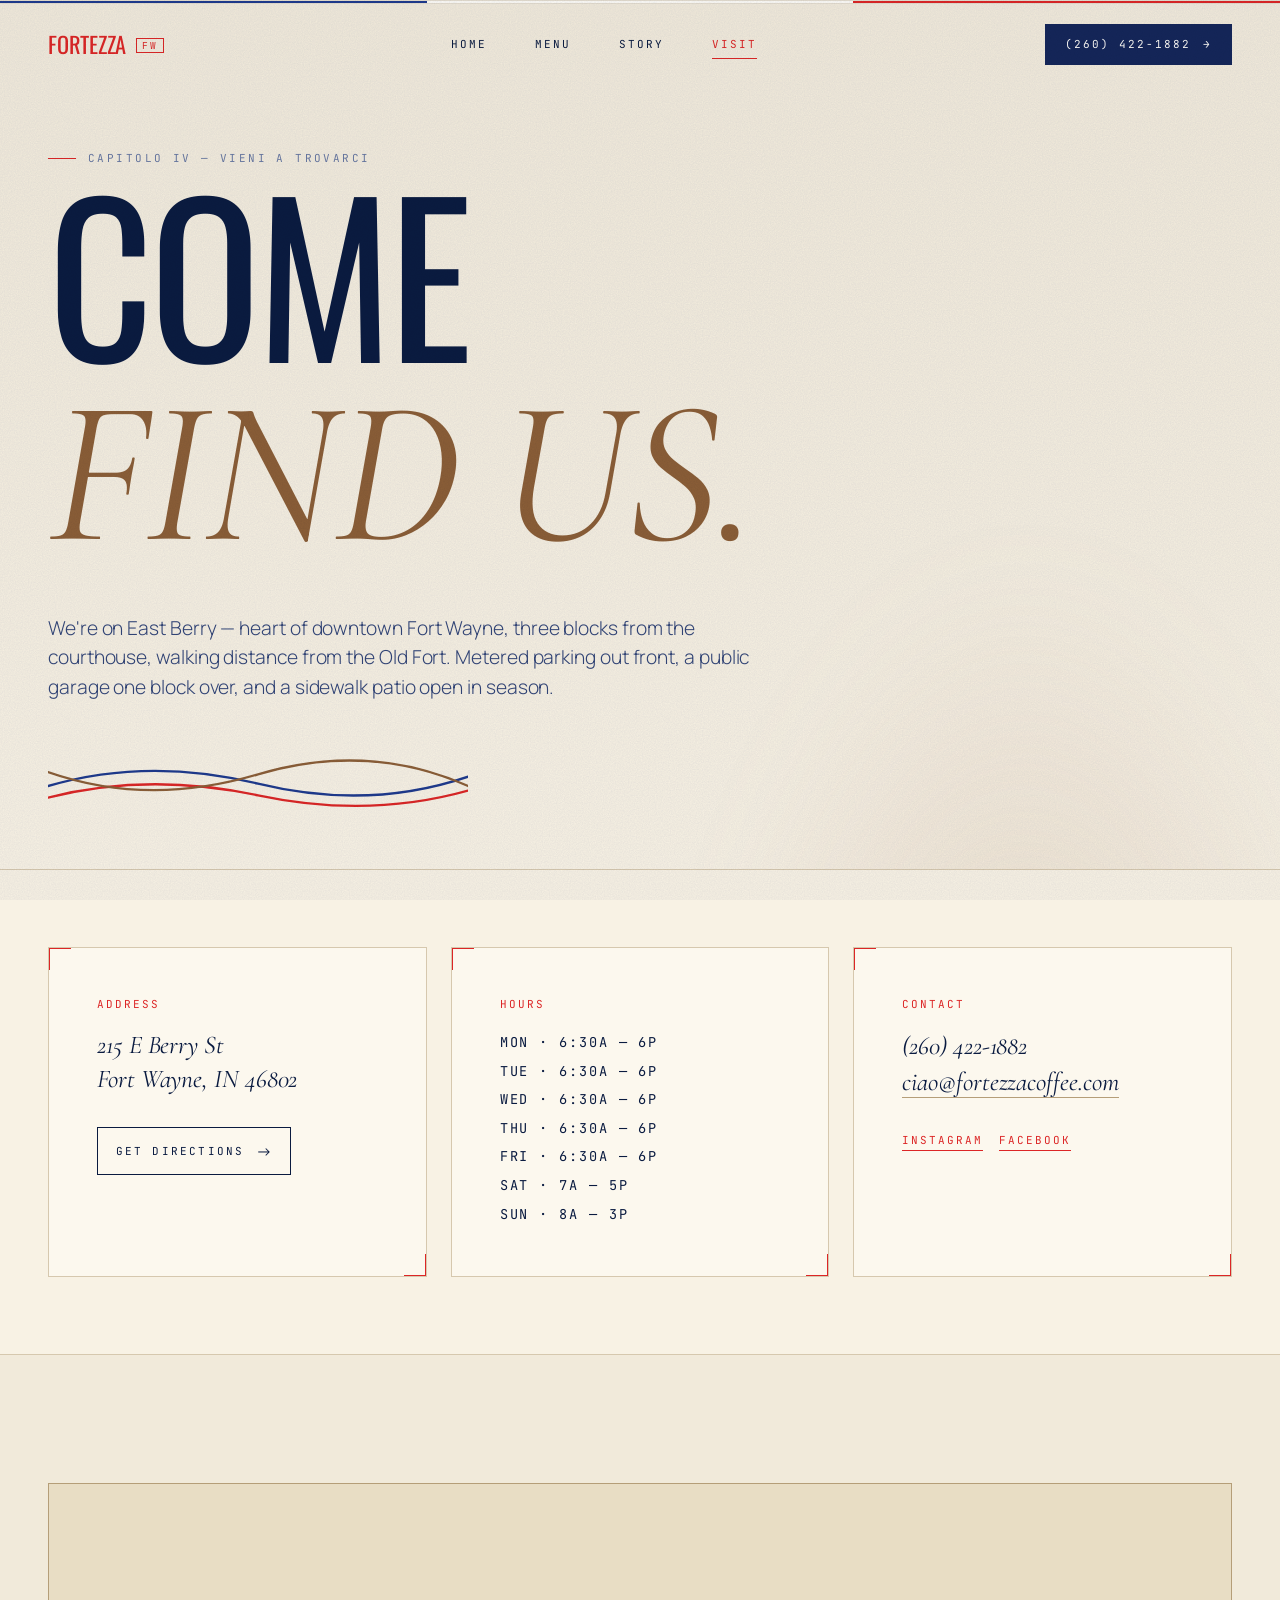
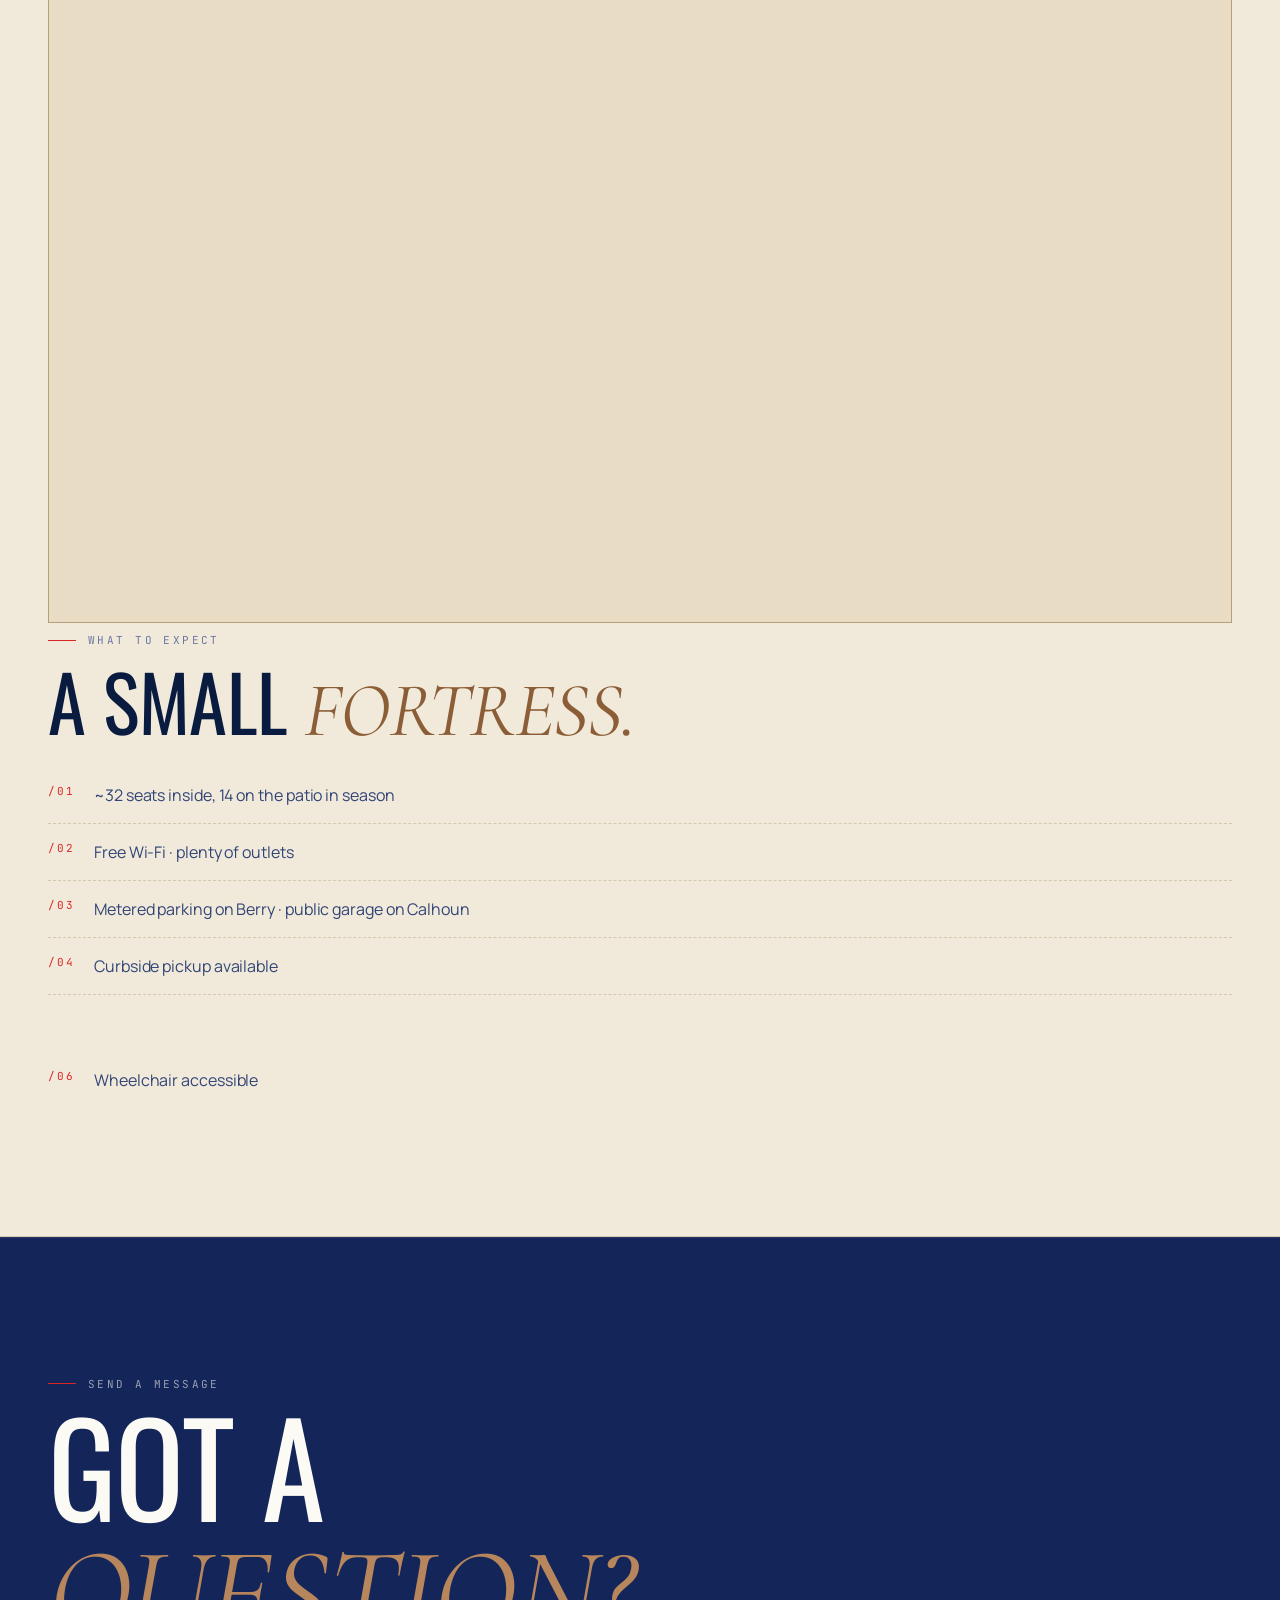
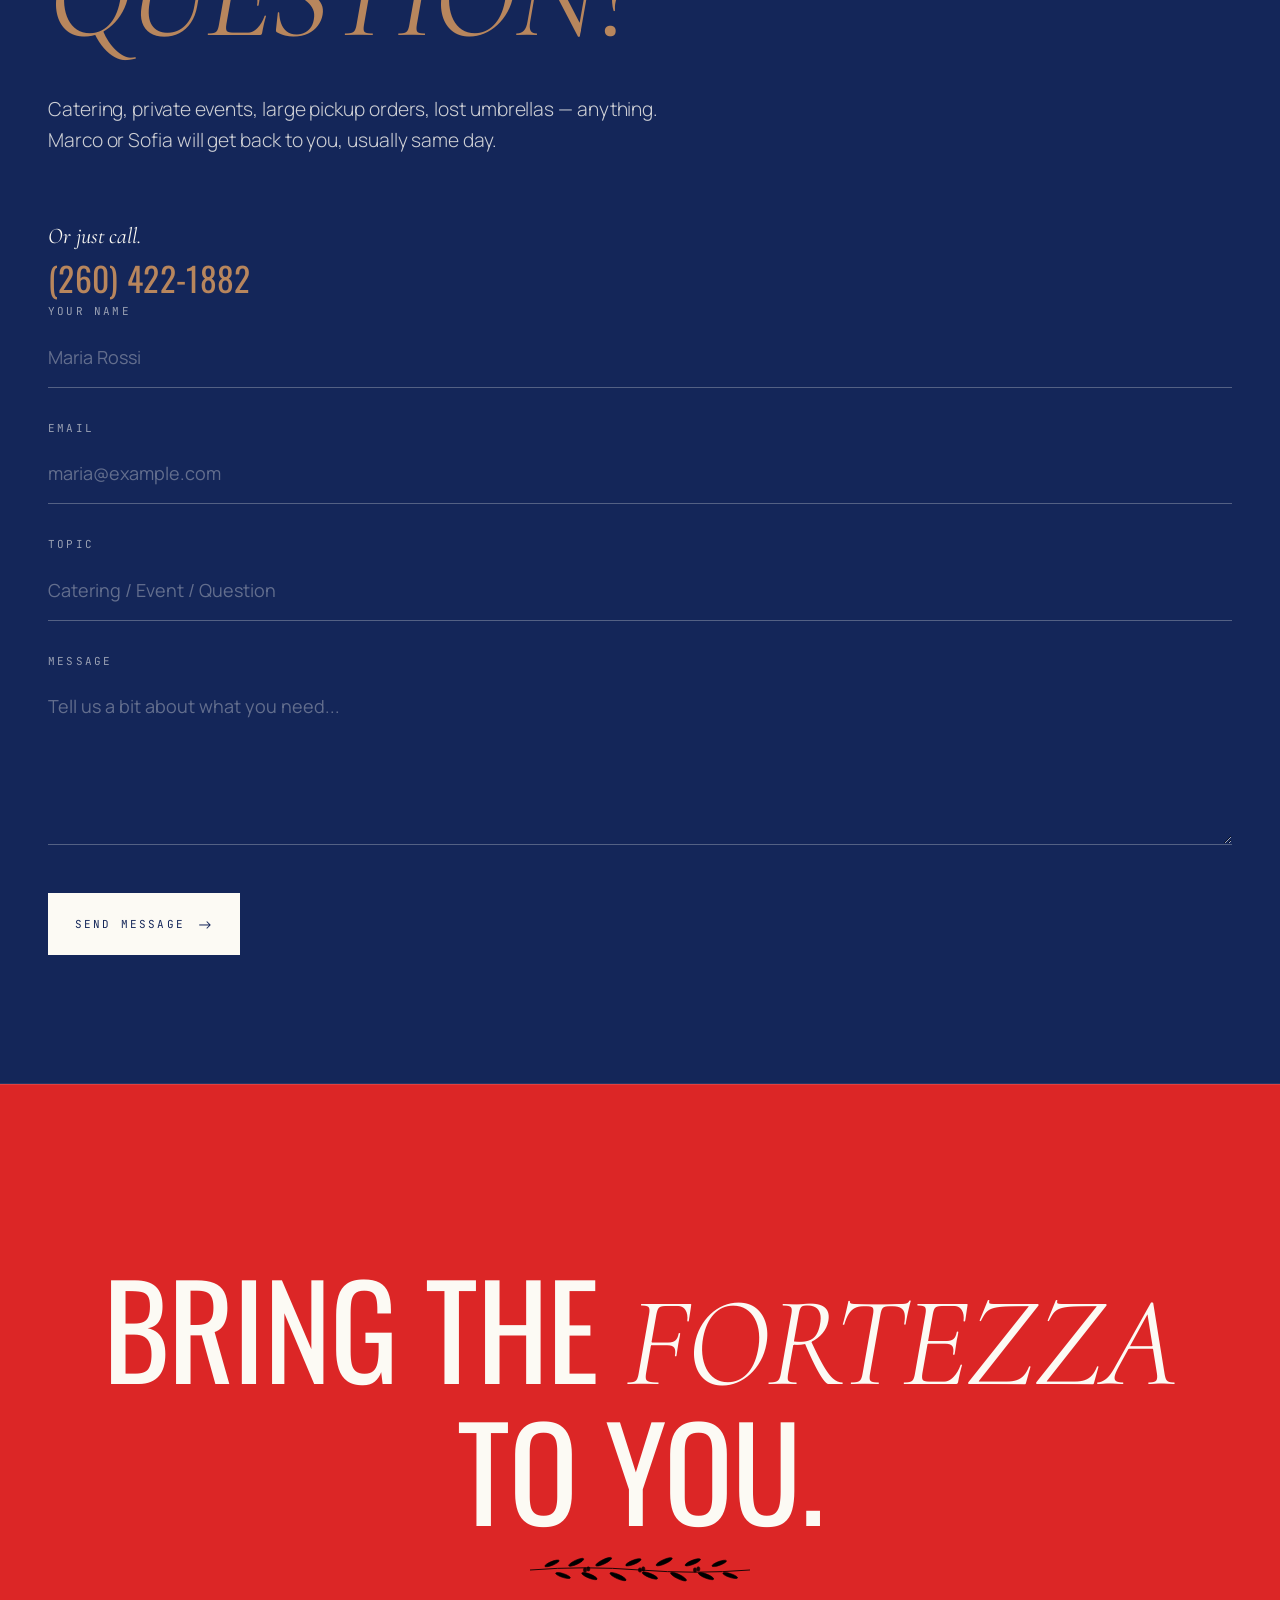
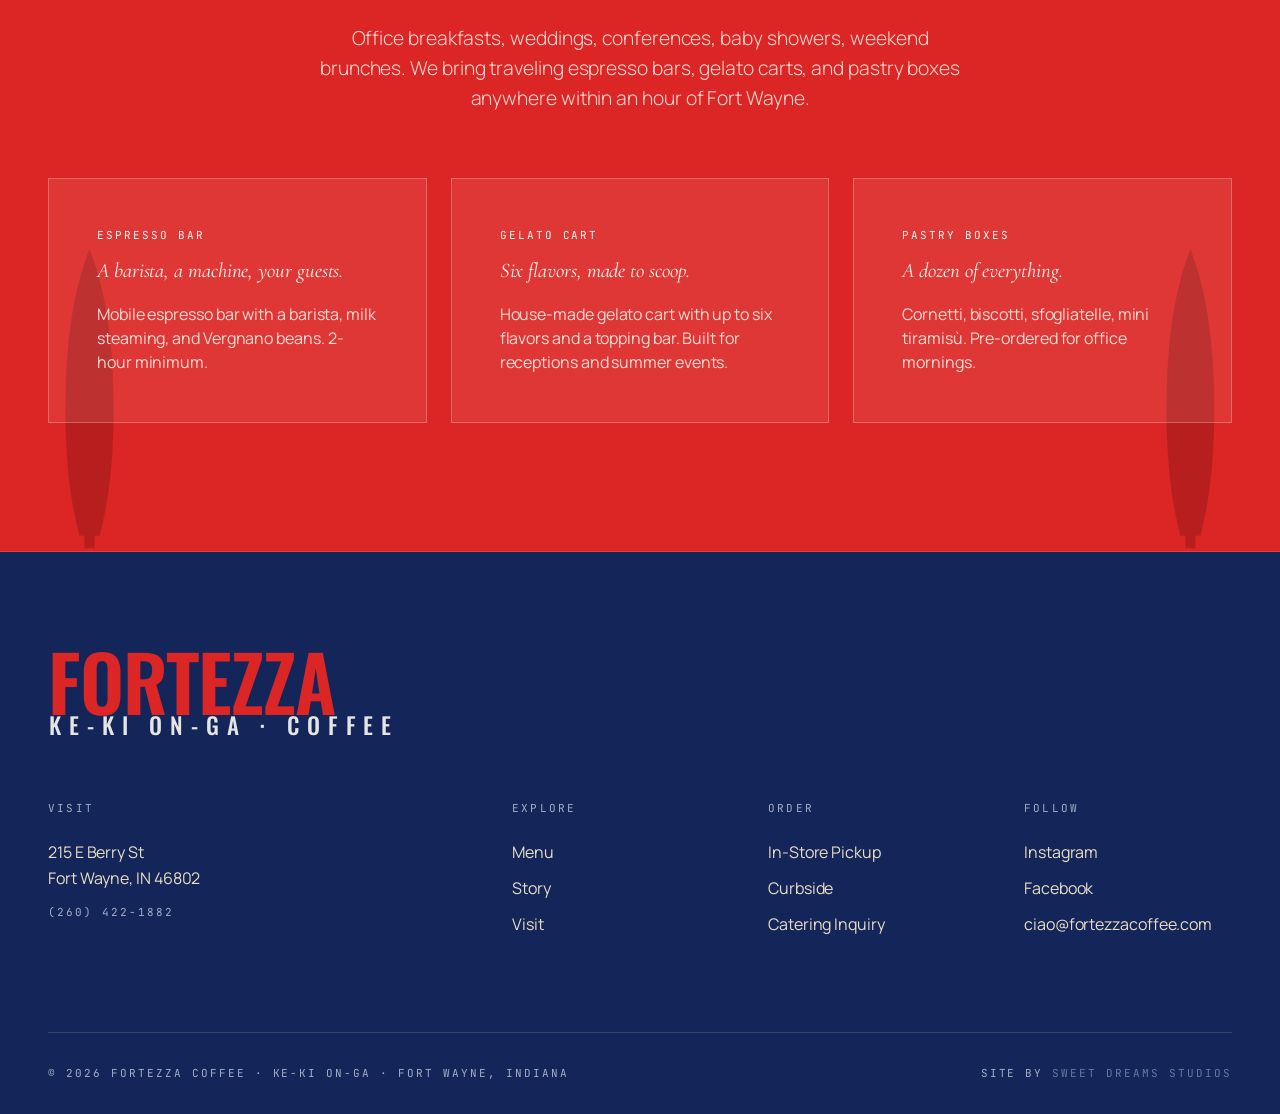
<file: visit.html>
<!DOCTYPE html>
<html lang="en">
<head>
<meta charset="UTF-8" />
<meta name="viewport" content="width=device-width, initial-scale=1.0" />
<title>Visit — Fortezza Coffee | 215 E Berry St, Fort Wayne</title>
<meta name="description" content="Hours, directions, parking, and contact for Fortezza Coffee in downtown Fort Wayne. Open daily on East Berry Street, in the historic Ke-Ki On-Ga." />
<!-- Open Graph / Twitter card -->
<meta property="og:type" content="website" />
<meta property="og:url" content="https://sweet-dreams-us.github.io/FortezzaCoffee/visit.html" />
<meta property="og:title" content="Visit — Fortezza Coffee · 215 E Berry St" />
<meta property="og:description" content="Hours, directions, parking, and catering for Fortezza Coffee in downtown Fort Wayne." />
<meta property="og:image" content="https://sweet-dreams-us.github.io/FortezzaCoffee/assets/og-card.svg" />
<meta property="og:image:width" content="1200" />
<meta property="og:image:height" content="630" />
<meta property="og:site_name" content="Fortezza Coffee" />
<meta name="twitter:card" content="summary_large_image" />
<meta name="twitter:title" content="Visit — Fortezza Coffee" />
<meta name="twitter:description" content="215 E Berry St · Fort Wayne · open daily." />
<meta name="twitter:image" content="https://sweet-dreams-us.github.io/FortezzaCoffee/assets/og-card.svg" />
<link rel="preconnect" href="https://fonts.googleapis.com" />
<link rel="preconnect" href="https://fonts.gstatic.com" crossorigin />
<link href="https://fonts.googleapis.com/css2?family=Oswald:wght@300;400;500;600;700&family=Cormorant+Garamond:ital,wght@0,400;1,400;1,500&family=Manrope:wght@200;300;400;500;600&family=JetBrains+Mono:wght@400;500&display=swap" rel="stylesheet" />
<link rel="stylesheet" href="styles/globals.css" />
<link rel="icon" type="image/svg+xml" href="assets/favicon.svg" />
<style>
  .form-success {
    opacity: 0;
    transform: translateY(20px);
    transition: opacity .6s var(--ease-out), transform .6s var(--ease-out);
    pointer-events: none;
  }
  .form-success.show { opacity: 1; transform: none; pointer-events: auto; }
  .map-frame {
    border: 1px solid var(--border-strong);
    aspect-ratio: 16/10;
    width: 100%;
    background: var(--bg-2);
    overflow: hidden;
  }
  .map-frame iframe { width: 100%; height: 100%; border: 0; filter: sepia(0.05) saturate(0.9) hue-rotate(-10deg); }
</style>
</head>
<body>

<nav class="nav" id="nav">
  <a href="index.html" class="nav-brand">FORTEZZA</a>
  <div class="nav-links" id="navLinks">
    <a href="index.html" class="nav-link">Home</a>
    <a href="menu.html" class="nav-link">Menu</a>
    <a href="story.html" class="nav-link">Story</a>
    <a href="visit.html" class="nav-link" aria-current="page">Visit</a>
  </div>
  <a href="tel:+12604221882" class="nav-cta">(260) 422-1882 <span aria-hidden="true">→</span></a>
  <button class="nav-toggle" id="navToggle" aria-label="Toggle menu">
    <span></span><span></span><span></span>
  </button>
</nav>

<header class="page-header">
  <div class="tricolor" style="position: absolute; top: 0; left: 0; right: 0;"><span></span><span></span><span></span></div>
  <div class="wrap">
    <span class="eyebrow" data-reveal>Capitolo IV — Vieni a Trovarci</span>
    <h1 class="h-mega mt-4" data-reveal data-delay="1">Come <br /><span class="editorial text-crema-deep">find us.</span></h1>
    <p class="lead mt-6" data-reveal data-delay="2" style="max-width: 65ch;">
      We're on East Berry — heart of downtown Fort Wayne, three blocks from the courthouse, walking distance from the Old Fort. Metered parking out front, a public garage one block over, and a sidewalk patio open in season.
    </p>
    <!-- Heraldic three-rivers SVG decoration -->
    <svg class="three-rivers-curve" style="margin-top: var(--s-7); max-width: 420px;" viewBox="0 0 420 60" preserveAspectRatio="none" aria-hidden="true">
      <path class="river-1" d="M 0,30 Q 100,5 210,28 T 420,22"/>
      <path class="river-2" d="M 0,40 Q 100,18 210,38 T 420,34"/>
      <path class="river-3" d="M 0,18 Q 100,48 210,20 T 420,30"/>
    </svg>
  </div>
</header>

<!-- ADDRESS / HOURS / CONTACT GRID -->
<section class="section section-tight">
  <div class="wrap">
    <div class="grid grid-3" style="gap: var(--s-5);">
      <div class="card bracket" data-reveal>
        <div class="mono text-rosso">Address</div>
        <p class="mt-4" style="font-family: var(--font-editorial); font-style: italic; font-size: 1.6rem; line-height: 1.3;">
          215 E Berry St<br />Fort Wayne, IN 46802
        </p>
        <div class="mt-6">
          <a href="https://maps.google.com/?q=215+E+Berry+St+Fort+Wayne+IN" target="_blank" rel="noopener" class="btn btn-arrow" style="padding: 0.7rem 1.1rem;">Get Directions</a>
        </div>
      </div>

      <div class="card bracket" data-reveal data-delay="1">
        <div class="mono text-rosso">Hours</div>
        <ul class="mt-4 mono" style="font-size: 0.85rem; line-height: 2.1; letter-spacing: 0.14em;">
          <li>MON · 6:30A — 6P</li>
          <li>TUE · 6:30A — 6P</li>
          <li>WED · 6:30A — 6P</li>
          <li>THU · 6:30A — 6P</li>
          <li>FRI · 6:30A — 6P</li>
          <li>SAT · 7A — 5P</li>
          <li>SUN · 8A — 3P</li>
        </ul>
      </div>

      <div class="card bracket" data-reveal data-delay="2">
        <div class="mono text-rosso">Contact</div>
        <p class="mt-4" style="font-family: var(--font-editorial); font-style: italic; font-size: 1.6rem; line-height: 1.4;">
          (260) 422-1882<br />
          <a href="mailto:ciao@fortezzacoffee.com" style="border-bottom: 1px solid var(--border-strong);">ciao@fortezzacoffee.com</a>
        </p>
        <div class="mt-6 flex gap-4">
          <a href="https://instagram.com/fortezza.coffee" target="_blank" rel="noopener" class="mono" style="color: var(--rosso); border-bottom: 1px solid var(--rosso); padding-bottom: 2px;">Instagram</a>
          <a href="https://www.facebook.com/fortezzacoffee.fw/" target="_blank" rel="noopener" class="mono" style="color: var(--rosso); border-bottom: 1px solid var(--rosso); padding-bottom: 2px;">Facebook</a>
        </div>
      </div>
    </div>
  </div>
</section>

<!-- MAP + WHAT TO EXPECT -->
<section class="section" style="background: var(--bg-1); border-block: 1px solid var(--border);">
  <div class="wrap">
    <div class="grid-12" style="gap: var(--gutter); align-items: start;">
      <div style="grid-column: 1 / span 7;" data-reveal>
        <div class="map-frame">
          <iframe
            src="https://www.google.com/maps?q=215+E+Berry+St+Fort+Wayne+IN&output=embed"
            loading="lazy"
            referrerpolicy="no-referrer-when-downgrade"
            title="Fortezza Coffee on Google Maps">
          </iframe>
        </div>
      </div>
      <div style="grid-column: 8 / -1;">
        <span class="eyebrow" data-reveal>What to Expect</span>
        <h2 class="h-2 mt-4" data-reveal data-delay="1">A small <span class="editorial text-crema-deep">fortress.</span></h2>
        <ul class="mt-6" style="display: flex; flex-direction: column; gap: var(--s-4);">
          <li data-reveal data-delay="1" style="display: flex; gap: var(--s-4); padding-bottom: var(--s-4); border-bottom: 1px dashed var(--border);">
            <span class="mono text-rosso" style="min-width: 30px;">/01</span>
            <span class="text-soft">~32 seats inside, 14 on the patio in season</span>
          </li>
          <li data-reveal data-delay="2" style="display: flex; gap: var(--s-4); padding-bottom: var(--s-4); border-bottom: 1px dashed var(--border);">
            <span class="mono text-rosso" style="min-width: 30px;">/02</span>
            <span class="text-soft">Free Wi-Fi · plenty of outlets</span>
          </li>
          <li data-reveal data-delay="3" style="display: flex; gap: var(--s-4); padding-bottom: var(--s-4); border-bottom: 1px dashed var(--border);">
            <span class="mono text-rosso" style="min-width: 30px;">/03</span>
            <span class="text-soft">Metered parking on Berry · public garage on Calhoun</span>
          </li>
          <li data-reveal data-delay="4" style="display: flex; gap: var(--s-4); padding-bottom: var(--s-4); border-bottom: 1px dashed var(--border);">
            <span class="mono text-rosso" style="min-width: 30px;">/04</span>
            <span class="text-soft">Curbside pickup available</span>
          </li>
          <li data-reveal data-delay="5" style="display: flex; gap: var(--s-4); padding-bottom: var(--s-4); border-bottom: 1px dashed var(--border);">
            <span class="mono text-rosso" style="min-width: 30px;">/05</span>
            <span class="text-soft">Dog-friendly outside</span>
          </li>
          <li data-reveal data-delay="5" style="display: flex; gap: var(--s-4); padding-bottom: var(--s-4);">
            <span class="mono text-rosso" style="min-width: 30px;">/06</span>
            <span class="text-soft">Wheelchair accessible</span>
          </li>
        </ul>
      </div>
    </div>
  </div>
</section>

<!-- CONTACT FORM — espresso (now navy) section for an "after-hours / quiet message" feel -->
<section class="section section-espresso">
  <div class="wrap">
    <div class="grid-12" style="gap: var(--gutter);">
      <div style="grid-column: 1 / span 5;" data-reveal>
        <span class="eyebrow">Send a Message</span>
        <h2 class="h-1 mt-4">Got a <br /><span class="editorial text-crema-deep">question?</span></h2>
        <p class="lead mt-6" style="line-height: 1.6;">
          Catering, private events, large pickup orders, lost umbrellas — anything. Marco or Sofia will get back to you, usually same day.
        </p>
        <div class="mt-8" style="font-family: var(--font-editorial); font-style: italic; font-size: 1.4rem;">
          Or just call.<br /><span style="font-style: normal; font-family: var(--font-display); font-size: 1.5em; letter-spacing: 0.01em; color: var(--crema);">(260) 422-1882</span>
        </div>
      </div>
      <div style="grid-column: 7 / -1;" class="form-wrap" data-reveal data-delay="1">
        <form data-demo style="display: flex; flex-direction: column; gap: var(--s-6);">
          <div class="form-group">
            <label class="label" for="name">Your Name</label>
            <input class="input" id="name" name="name" type="text" placeholder="Maria Rossi" required />
          </div>
          <div class="form-group">
            <label class="label" for="email">Email</label>
            <input class="input" id="email" name="email" type="email" placeholder="maria@example.com" required />
          </div>
          <div class="form-group">
            <label class="label" for="topic">Topic</label>
            <input class="input" id="topic" name="topic" type="text" placeholder="Catering / Event / Question" />
          </div>
          <div class="form-group">
            <label class="label" for="msg">Message</label>
            <textarea class="textarea" id="msg" name="message" rows="5" placeholder="Tell us a bit about what you need..." required></textarea>
          </div>
          <div class="mt-4">
            <button type="submit" class="btn btn-primary btn-arrow">Send Message</button>
          </div>
        </form>
      </div>
    </div>
  </div>
</section>

<!-- CATERING TEASE — rosso, with cypress flanks + olive divider -->
<section class="section section-rosso cypress-flank" style="position: relative; overflow: hidden;">
  <img class="cypress left" src="assets/botanicals/cypress.svg" alt="" aria-hidden="true" style="color: var(--cream); opacity: 0.16;" />
  <img class="cypress right" src="assets/botanicals/cypress.svg" alt="" aria-hidden="true" style="color: var(--cream); opacity: 0.16; transform: scaleX(-1);" />

  <div class="wrap center" style="position: relative; z-index: 2;">
    <span class="eyebrow" data-reveal>Catering &amp; Events</span>
    <h2 class="h-1 mt-6" data-reveal data-delay="1">
      Bring the <span class="editorial text-crema-deep">fortezza</span> to you.
    </h2>
    <div class="olive-divider" data-reveal data-delay="2" style="color: rgba(252, 250, 244, 0.5); max-width: 460px; margin-inline: auto;">
      <img class="olive-svg" src="assets/botanicals/olive-branch.svg" alt="" aria-hidden="true" />
    </div>
    <p class="lead mt-6" style="margin-inline: auto;" data-reveal data-delay="2">
      Office breakfasts, weddings, conferences, baby showers, weekend brunches. We bring traveling espresso bars, gelato carts, and pastry boxes anywhere within an hour of Fort Wayne.
    </p>
    <div class="grid grid-3 mt-8" style="gap: var(--s-5); text-align: left;">
      <div class="card" data-reveal>
        <div class="mono text-rosso">Espresso Bar</div>
        <p class="mt-3" style="font-family: var(--font-editorial); font-style: italic; font-size: 1.3rem;">A barista, a machine, your guests.</p>
        <p class="text-soft mt-4">Mobile espresso bar with a barista, milk steaming, and Vergnano beans. 2-hour minimum.</p>
      </div>
      <div class="card" data-reveal data-delay="1">
        <div class="mono text-rosso">Gelato Cart</div>
        <p class="mt-3" style="font-family: var(--font-editorial); font-style: italic; font-size: 1.3rem;">Six flavors, made to scoop.</p>
        <p class="text-soft mt-4">House-made gelato cart with up to six flavors and a topping bar. Built for receptions and summer events.</p>
      </div>
      <div class="card" data-reveal data-delay="2">
        <div class="mono text-rosso">Pastry Boxes</div>
        <p class="mt-3" style="font-family: var(--font-editorial); font-style: italic; font-size: 1.3rem;">A dozen of everything.</p>
        <p class="text-soft mt-4">Cornetti, biscotti, sfogliatelle, mini tiramisù. Pre-ordered for office mornings.</p>
      </div>
    </div>
  </div>
</section>

<!-- Footer -->
<footer class="footer">
  <div class="wrap">
    <div class="logo-lockup footer-brand" style="font-size: clamp(2.8rem, 6vw, 5rem);">
      <span class="logo-fortezza">Fortezza</span>
      <span class="logo-kekionga">Ke-Ki On-Ga · Coffee</span>
    </div>
    <div class="footer-grid mt-8">
      <div class="footer-col">
        <h4>Visit</h4>
        <p style="line-height:1.6;">
          215 E Berry St<br />
          Fort Wayne, IN 46802<br />
          <span class="mono mt-3" style="display:inline-block; color: var(--text-faint);">(260) 422-1882</span>
        </p>
      </div>
      <div class="footer-col">
        <h4>Explore</h4>
        <ul>
          <li><a href="menu.html">Menu</a></li>
          <li><a href="story.html">Story</a></li>
          <li><a href="visit.html">Visit</a></li>
        </ul>
      </div>
      <div class="footer-col">
        <h4>Order</h4>
        <ul>
          <li><a href="visit.html">In-Store Pickup</a></li>
          <li><a href="visit.html">Curbside</a></li>
          <li><a href="visit.html">Catering Inquiry</a></li>
        </ul>
      </div>
      <div class="footer-col">
        <h4>Follow</h4>
        <ul>
          <li><a href="https://instagram.com/fortezza.coffee" target="_blank" rel="noopener">Instagram</a></li>
          <li><a href="https://www.facebook.com/fortezzacoffee.fw/" target="_blank" rel="noopener">Facebook</a></li>
          <li><a href="mailto:ciao@fortezzacoffee.com">ciao@fortezzacoffee.com</a></li>
        </ul>
      </div>
    </div>
    <div class="footer-bottom">
      <span>© <span data-year>2026</span> Fortezza Coffee · Ke-Ki On-Ga · Fort Wayne, Indiana</span>
      <span>Site by <a href="https://sweetdreamsmusic.com" target="_blank" rel="noopener">Sweet Dreams Studios</a></span>
    </div>
  </div>
</footer>

<!-- Cart FAB -->
<button class="cart-fab" id="cartFab" aria-label="View your order">
  <span>BAG</span>
  <span class="cart-fab-count" id="cartFabCount">0</span>
</button>

<!-- Cart overlay + drawer -->
<div class="cart-overlay" id="cartOverlay" aria-hidden="true"></div>
<aside class="cart-drawer" id="cartDrawer" aria-label="Your order" role="dialog">
  <div class="cart-header">
    <div>
      <div class="cart-title">Your order</div>
      <div style="font-family: var(--font-mono); font-size: 0.65rem; letter-spacing: 0.2em; text-transform: uppercase; color: var(--text-dim); margin-top: 0.25rem;">Pickup · ready in 15–20 min</div>
    </div>
    <button class="cart-close" id="cartClose" aria-label="Close cart">✕</button>
  </div>
  <div class="cart-body" id="cartBody"></div>
  <div class="cart-footer" id="cartFooter">
    <div class="cart-total">
      <span class="cart-total-label">Subtotal</span>
      <span class="cart-total-amount" id="cartTotal">$0.00</span>
    </div>
    <a href="order.html" class="btn btn-primary btn-arrow" style="width: 100%; justify-content: center;">Checkout</a>
    <p class="cart-note">Demo only · prices are illustrative · pay at pickup</p>
  </div>
</aside>

<script src="scripts/main.js" defer></script>
<script src="scripts/cart.js" defer></script>
</body>
</html>
</file>
<file: styles/globals.css>
/* ==========================================================================
   FORTEZZA COFFEE — Design System
   Italian heraldry × Fort Wayne / Ke-Ki On-Ga heritage × specialty café craft
   Royal navy + cavaliere red on warm cream parchment.
   ========================================================================== */

/* ---------- Reset / Normalize ---------- */
*, *::before, *::after { box-sizing: border-box; margin: 0; padding: 0; }
html { -webkit-text-size-adjust: 100%; }
body { line-height: 1.5; -webkit-font-smoothing: antialiased; -moz-osx-font-smoothing: grayscale; }
img, picture, video, canvas, svg { display: block; max-width: 100%; }
input, button, textarea, select { font: inherit; color: inherit; background: none; border: none; }
button { cursor: pointer; }
a { color: inherit; text-decoration: none; }
ul, ol { list-style: none; }
::selection { background: var(--rosso); color: var(--cream); }

/* ---------- Design Tokens ---------- */
:root {
  /* Colors — warm cream parchment, royal navy, cavaliere red, heraldic gold */
  --bg: #F8F2E4;            /* page cream — warm parchment, like aged paper */
  --bg-1: #F1EADA;          /* slightly deeper cream */
  --bg-2: #E8DDC4;          /* tan parchment */
  --surface: #FCF8EE;       /* milk-white surface */
  --surface-2: #F8F1DF;
  --border: #D6C8AE;
  --border-strong: #B59E78;

  /* Primary dark = royal navy (replaces brown espresso). Variable name kept
     so all existing component classes continue to work cleanly. */
  --espresso: #142659;      /* deep navy — primary dark surface + text */
  --espresso-2: #1E3A8C;    /* royal blue — slightly lighter navy */
  --text: #0A1B40;          /* deepest navy — primary text */
  --text-soft: #324577;
  --text-dim: #6878A0;
  --text-faint: #A3AEC8;

  --crema: #B8865D;         /* warm caramel crema — secondary accent kept for café warmth */
  --crema-deep: #8B5E37;    /* deep roast */
  --crema-glow: rgba(184, 134, 93, 0.25);

  --cream: #FCFAF4;         /* light text on dark surfaces (milk foam) */

  --rosso: #DC2626;         /* cavaliere red — the horse, the flag */
  --rosso-deep: #991B1B;

  /* Fortezza-specific aliases (semantic clarity for the rebrand) */
  --blu: #1E3A8C;           /* royal blue — alias of --espresso-2 */
  --blu-deep: #142659;      /* deep navy — alias of --espresso */
  --blu-night: #0A1B40;     /* deepest, almost black-blue */

  --olive: #4F6F3A;         /* warm olive — botanical accent + heraldic */
  --olive-deep: #2F4A21;    /* deep cypress — for verde sections */
  --olive-night: #1B2D14;   /* deepest forest — backgrounds */
  --verde: #6B8E4E;         /* lively garden green — leaf details */
  --verde-soft: #A8C08A;    /* sage — light leaf tints */
  --gold: #C9A24E;          /* heraldic gold — fortress detail */

  /* Typography — display swapped from Anton to Oswald for a heraldic, condensed-classic feel */
  --font-brand: 'Oswald', 'Anton', 'Impact', sans-serif;  /* brand wordmark */
  --font-display: 'Oswald', 'Anton', 'Impact', sans-serif;
  --font-editorial: 'Cormorant Garamond', 'Times New Roman', serif;
  --font-body: 'Manrope', system-ui, sans-serif;
  --font-mono: 'JetBrains Mono', 'SF Mono', monospace;

  /* Spacing scale */
  --s-1: 0.25rem;
  --s-2: 0.5rem;
  --s-3: 0.75rem;
  --s-4: 1rem;
  --s-5: 1.5rem;
  --s-6: 2rem;
  --s-7: 3rem;
  --s-8: 4rem;
  --s-9: 6rem;
  --s-10: 8rem;
  --s-11: 12rem;

  /* Type scale */
  --fs-mono: 0.6875rem;
  --fs-xs: 0.75rem;
  --fs-sm: 0.875rem;
  --fs-base: 1rem;
  --fs-lg: 1.125rem;
  --fs-xl: 1.375rem;
  --fs-2xl: 1.875rem;
  --fs-3xl: 2.5rem;
  --fs-4xl: 3.5rem;
  --fs-5xl: 5rem;
  --fs-6xl: 7rem;
  --fs-7xl: 10rem;

  /* Layout */
  --max-w: 1440px;
  --gutter: clamp(1rem, 4vw, 3rem);

  /* Motion */
  --ease-out: cubic-bezier(0.16, 1, 0.3, 1);
  --ease-in-out: cubic-bezier(0.65, 0, 0.35, 1);
  --dur-fast: 200ms;
  --dur: 400ms;
  --dur-slow: 800ms;
}

/* ---------- Base ---------- */
html { scroll-behavior: smooth; }
body {
  background: var(--bg);
  color: var(--text);
  font-family: var(--font-body);
  font-size: var(--fs-base);
  font-weight: 400;
  letter-spacing: -0.005em;
  overflow-x: hidden;
  position: relative;
}

/* Subtle paper grain overlay — navy-tinted for parchment-on-parchment feel */
body::before {
  content: '';
  position: fixed;
  inset: 0;
  background-image: url("data:image/svg+xml;utf8,<svg xmlns='http://www.w3.org/2000/svg' width='200' height='200'><filter id='n'><feTurbulence type='fractalNoise' baseFrequency='0.85' numOctaves='2' stitchTiles='stitch'/><feColorMatrix values='0 0 0 0 0.10 0 0 0 0 0.13 0 0 0 0 0.30 0 0 0 0.32 0'/></filter><rect width='100%25' height='100%25' filter='url(%23n)'/></svg>");
  opacity: 0.35;
  pointer-events: none;
  z-index: 100;
  mix-blend-mode: multiply;
}

/* ---------- Typography ---------- */
.display {
  font-family: var(--font-display);
  font-weight: 400;
  line-height: 0.88;
  letter-spacing: -0.01em;
  text-transform: uppercase;
}

.editorial {
  font-family: var(--font-editorial);
  font-style: italic;
  font-weight: 400;
  line-height: 1.05;
  letter-spacing: -0.015em;
}

.mono {
  font-family: var(--font-mono);
  font-weight: 400;
  font-size: var(--fs-mono);
  letter-spacing: 0.18em;
  text-transform: uppercase;
}

h1, h2, h3, h4 { font-weight: 400; }

.h-mega { font-family: var(--font-display); font-size: clamp(4rem, 16vw, 14rem); line-height: 0.86; letter-spacing: -0.015em; text-transform: uppercase; }
.h-1   { font-family: var(--font-display); font-size: clamp(3rem, 10vw, 8rem); line-height: 0.88; letter-spacing: -0.01em; text-transform: uppercase; }
.h-2   { font-family: var(--font-display); font-size: clamp(2.25rem, 6vw, 5rem); line-height: 0.92; letter-spacing: -0.005em; text-transform: uppercase; }
.h-3   { font-family: var(--font-display); font-size: clamp(1.75rem, 4vw, 3rem); line-height: 0.95; text-transform: uppercase; }
.h-4   { font-family: var(--font-display); font-size: clamp(1.25rem, 2.5vw, 1.875rem); line-height: 1; text-transform: uppercase; letter-spacing: 0.01em; }

.lead {
  font-size: clamp(1.1rem, 1.5vw, 1.5rem);
  line-height: 1.55;
  color: var(--text-soft);
  font-weight: 300;
  max-width: 60ch;
}

.eyebrow {
  font-family: var(--font-mono);
  font-size: var(--fs-mono);
  letter-spacing: 0.22em;
  text-transform: uppercase;
  color: var(--text-dim);
  display: inline-flex;
  align-items: center;
  gap: var(--s-3);
}
.eyebrow::before {
  content: '';
  width: 28px;
  height: 1px;
  background: var(--rosso);
}

/* ---------- Layout primitives ---------- */
.wrap { max-width: var(--max-w); margin: 0 auto; padding: 0 var(--gutter); }
.section { padding: clamp(4rem, 10vw, 9rem) 0; position: relative; }
.section-tight { padding: clamp(3rem, 6vw, 6rem) 0; }
.divider { height: 1px; background: var(--border); width: 100%; }

.grid { display: grid; gap: var(--s-6); }
.grid-2 { grid-template-columns: repeat(2, 1fr); }
.grid-3 { grid-template-columns: repeat(3, 1fr); }
.grid-4 { grid-template-columns: repeat(4, 1fr); }
.grid-12 { grid-template-columns: repeat(12, 1fr); gap: var(--gutter); }

@media (max-width: 900px) {
  .grid-2, .grid-3, .grid-4 { grid-template-columns: 1fr; }
  .grid-12 { grid-template-columns: repeat(6, 1fr); }
}

/* ---------- Navigation ---------- */
.nav {
  position: fixed;
  top: 0; left: 0; right: 0;
  z-index: 50;
  padding: var(--s-5) var(--gutter);
  display: flex;
  justify-content: space-between;
  align-items: center;
  transition: background var(--dur), backdrop-filter var(--dur), border-color var(--dur);
  border-bottom: 1px solid transparent;
}
.nav.scrolled {
  background: rgba(248, 242, 228, 0.88);
  backdrop-filter: blur(18px) saturate(140%);
  -webkit-backdrop-filter: blur(18px) saturate(140%);
  border-bottom-color: var(--border);
}
.nav.on-hero { color: var(--cream); }
.nav.on-hero .nav-link { color: var(--surface); }
.nav.on-hero .nav-brand { color: var(--rosso); } /* keep brand red */
.nav.on-hero.scrolled { color: var(--text); }
.nav.on-hero.scrolled .nav-link { color: var(--text); }
.nav.on-hero.scrolled .nav-brand { color: var(--rosso); }
.nav-brand {
  font-family: var(--font-brand);
  font-size: 1.4rem;
  letter-spacing: -0.01em;
  text-transform: uppercase;
  color: var(--rosso);
  display: flex;
  align-items: center;
  gap: 0.6rem;
  line-height: 1;
}
.nav-brand::after {
  content: 'FW';
  font-family: var(--font-mono);
  font-size: 0.6rem;
  letter-spacing: 0.2em;
  color: var(--rosso);
  border: 1px solid var(--rosso);
  padding: 2px 5px;
  margin-top: 2px;
  font-weight: 400;
}
.nav-links {
  display: flex;
  gap: var(--s-7);
  align-items: center;
}
.nav-link {
  font-family: var(--font-mono);
  font-size: var(--fs-mono);
  letter-spacing: 0.18em;
  text-transform: uppercase;
  color: var(--text);
  position: relative;
  transition: color var(--dur-fast);
}
.nav-link::after {
  content: '';
  position: absolute;
  left: 0; bottom: -6px;
  width: 0;
  height: 1px;
  background: var(--rosso);
  transition: width var(--dur) var(--ease-out);
}
.nav-link:hover::after, .nav-link[aria-current="page"]::after { width: 100%; }
.nav-link[aria-current="page"] { color: var(--rosso); }

.nav-cta {
  font-family: var(--font-mono);
  font-size: var(--fs-mono);
  letter-spacing: 0.18em;
  text-transform: uppercase;
  color: var(--cream);
  background: var(--espresso);
  padding: 0.7rem 1.2rem;
  border: 1px solid var(--espresso);
  transition: all var(--dur-fast);
  display: inline-flex;
  align-items: center;
  gap: var(--s-3);
}
.nav-cta:hover { background: var(--rosso); border-color: var(--rosso); color: var(--cream); }

.nav-toggle { display: none; }
@media (max-width: 800px) {
  /* Mobile nav: always-visible top bar, same horizontal layout as desktop —
     monogram logo on the left, link row on the right.  No hamburger, no
     pill containers, no overlap.  Persistent cream backdrop for legibility. */
  .nav {
    padding: 0.7rem var(--s-4);
    background: rgba(248, 242, 228, 0.94);
    backdrop-filter: blur(20px) saturate(140%);
    -webkit-backdrop-filter: blur(20px) saturate(140%);
    border-bottom: 1px solid var(--border);
    justify-content: space-between;
    align-items: center;
    gap: var(--s-3);
    pointer-events: auto;
    mix-blend-mode: normal;
  }
  /* Force navy text on the cream backdrop, even when on-hero */
  .nav,
  .nav.on-hero,
  .nav.on-hero.scrolled,
  .nav.scrolled { color: var(--text); }
  .nav.on-hero .nav-brand,
  .nav.on-hero.scrolled .nav-brand { color: var(--rosso); }
  .nav.on-hero .nav-link,
  .nav.on-hero.scrolled .nav-link { color: var(--text); }

  /* Brand becomes the actual Fortezza badge — small circular logo image
     in place of the wordmark.  background-image + border-radius:50%
     clips the JPG's white square corners into a clean circle (same
     trick used on the hero badge). */
  .nav-brand {
    position: relative;
    left: auto; top: auto; transform: none;
    width: 38px;
    height: 38px;
    border-radius: 50%;
    background: var(--cream) url('../assets/logo.jpg') center / cover no-repeat;
    border: 1px solid var(--border);
    flex-shrink: 0;
    padding: 0;
    /* Hide the underlying "FORTEZZA" wordmark text */
    overflow: hidden;
    text-indent: -9999px;
    line-height: 1;
    display: inline-block;
    box-shadow: 0 1px 3px rgba(10, 27, 64, 0.18);
  }
  .nav-brand::before,
  .nav-brand::after { display: none; }

  /* Link row sits on the right, takes remaining space, evenly distributed */
  .nav-links {
    display: flex !important;
    flex: 1;
    flex-direction: row;
    justify-content: space-around;
    align-items: center;
    gap: 0;
    background: none;
    backdrop-filter: none;
    -webkit-backdrop-filter: none;
    border: none;
    border-radius: 0;
    padding: 0;
    margin: 0;
    max-width: 360px;
    margin-left: auto;
  }
  .nav-link {
    font-family: var(--font-mono);
    font-size: 0.65rem;
    letter-spacing: 0.20em;
    color: var(--text) !important;
    padding: 0.4rem 0.3rem;
    border-radius: 0;
    transition: color var(--dur-fast);
    background: none !important;
    position: relative;
  }
  /* Keep the desktop-style red underline pattern for the active page */
  .nav-link::after {
    display: block !important;
    content: '';
    position: absolute;
    left: 50%;
    bottom: -2px;
    transform: translateX(-50%);
    width: 0;
    height: 2px;
    background: var(--rosso);
    transition: width var(--dur) var(--ease-out);
  }
  .nav-link:hover::after,
  .nav-link[aria-current="page"]::after { width: 70%; }
  .nav-link[aria-current="page"] {
    background: none !important;
    color: var(--rosso) !important;
  }

  /* The mobile nav is the source of truth — kill any scrolled-state overrides */
  .nav.scrolled {
    background: rgba(248, 242, 228, 0.94);
    backdrop-filter: blur(20px) saturate(140%);
    border-bottom-color: var(--border);
  }

  /* Still hide hamburger + CTA on mobile (cart-fab handles ordering) */
  .nav-toggle,
  .nav-cta { display: none; }

  /* Disable the scrolled-state full-width backdrop — pill is always there */
  .nav.scrolled {
    background: transparent;
    backdrop-filter: none;
    -webkit-backdrop-filter: none;
    border-bottom-color: transparent;
  }
}

@media (max-width: 480px) {
  .nav-brand { font-size: 0.95rem; padding: 0.4rem 0.6rem; }
  .nav-link { font-size: 0.55rem; padding: 0.4rem 0.55rem; letter-spacing: 0.15em; }
}

/* ---------- Buttons ---------- */
.btn {
  display: inline-flex;
  align-items: center;
  gap: var(--s-3);
  font-family: var(--font-mono);
  font-size: var(--fs-mono);
  letter-spacing: 0.2em;
  text-transform: uppercase;
  padding: 1.1rem 1.6rem;
  border: 1px solid currentColor;
  background: transparent;
  color: var(--text);
  position: relative;
  overflow: hidden;
  transition: color var(--dur) var(--ease-out);
  cursor: pointer;
  white-space: nowrap;
}
.btn::before {
  content: '';
  position: absolute;
  inset: 0;
  background: currentColor;
  transform: translateY(101%);
  transition: transform var(--dur) var(--ease-out);
  z-index: -1;
}
.btn:hover { color: var(--bg); }
.btn:hover::before { transform: translateY(0); }

.btn-rosso { color: var(--rosso); border-color: var(--rosso); }
.btn-rosso:hover { color: var(--cream); }
.btn-rosso::before { background: var(--rosso); }

.btn-primary {
  color: var(--cream);
  background: var(--espresso);
  border-color: var(--espresso);
}
.btn-primary::before { background: var(--rosso); }
.btn-primary:hover { color: var(--cream); border-color: var(--rosso); }

.btn-arrow::after {
  content: '→';
  font-family: var(--font-body);
  font-size: 1rem;
  letter-spacing: 0;
  transition: transform var(--dur-fast);
}
.btn-arrow:hover::after { transform: translateX(4px); }

/* ---------- Cards & surfaces ---------- */
.card {
  background: var(--surface);
  border: 1px solid var(--border);
  padding: var(--s-7);
  position: relative;
  transition: border-color var(--dur), transform var(--dur);
}
.card:hover { border-color: var(--border-strong); }

.bracket {
  position: relative;
  padding: var(--s-7);
}
.bracket::before, .bracket::after {
  content: '';
  position: absolute;
  width: 22px;
  height: 22px;
  border: 1px solid var(--rosso);
}
.bracket::before { top: 0; left: 0; border-right: none; border-bottom: none; }
.bracket::after { bottom: 0; right: 0; border-left: none; border-top: none; }

/* ---------- Forms ---------- */
.form-group {
  display: flex;
  flex-direction: column;
  gap: var(--s-2);
}
.label {
  font-family: var(--font-mono);
  font-size: var(--fs-mono);
  letter-spacing: 0.2em;
  text-transform: uppercase;
  color: var(--text-dim);
}
.input, .textarea {
  background: transparent;
  border: 0;
  border-bottom: 1px solid var(--border-strong);
  padding: var(--s-4) 0;
  font-family: var(--font-body);
  font-size: var(--fs-lg);
  color: var(--text);
  outline: none;
  transition: border-color var(--dur-fast);
}
.input:focus, .textarea:focus { border-bottom-color: var(--rosso); }
.input::placeholder, .textarea::placeholder { color: var(--text-faint); }

/* ---------- Hero patterns ---------- */
.hero {
  min-height: 100svh;
  display: flex;
  flex-direction: column;
  position: relative;
  overflow: hidden;
}

.hero-image {
  position: absolute;
  inset: 0;
  z-index: 0;
}
.hero-image::after {
  content: '';
  position: absolute;
  inset: 0;
  background:
    linear-gradient(180deg, rgba(10, 27, 64, 0.62) 0%, rgba(20, 38, 89, 0.45) 40%, rgba(248, 242, 228, 0.05) 100%),
    linear-gradient(0deg, rgba(248, 242, 228, 0.95), transparent 25%);
}
.hero-image img {
  width: 100%;
  height: 100%;
  object-fit: cover;
  filter: contrast(1.05) saturate(1.05) brightness(0.92);
}

/* ---------- Scroll-triggered reveal ---------- */
[data-reveal] {
  opacity: 0;
  transform: translateY(30px);
  transition: opacity 1s var(--ease-out), transform 1s var(--ease-out);
}
[data-reveal].in { opacity: 1; transform: none; }
[data-reveal][data-delay="1"] { transition-delay: 80ms; }
[data-reveal][data-delay="2"] { transition-delay: 160ms; }
[data-reveal][data-delay="3"] { transition-delay: 240ms; }
[data-reveal][data-delay="4"] { transition-delay: 320ms; }
[data-reveal][data-delay="5"] { transition-delay: 400ms; }

/* ---------- Marquee ---------- */
.marquee {
  display: flex;
  overflow: hidden;
  white-space: nowrap;
  padding: var(--s-6) 0;
  border-block: 1px solid var(--border);
  background: var(--bg-1);
}
.marquee-track {
  display: flex;
  gap: var(--s-7);
  animation: marquee 38s linear infinite;
  flex-shrink: 0;
  padding-right: var(--s-7);
}
.marquee-item {
  font-family: var(--font-display);
  font-size: clamp(2.5rem, 6vw, 5rem);
  text-transform: uppercase;
  color: var(--text);
  display: flex;
  align-items: center;
  gap: var(--s-7);
}
.marquee-item::after {
  content: '✦';
  color: var(--rosso);
  font-size: 0.6em;
}
.marquee-item.italic-item {
  font-family: var(--font-editorial);
  font-style: italic;
  text-transform: none;
  color: var(--crema-deep);
}
@keyframes marquee {
  to { transform: translateX(-100%); }
}

/* ---------- Footer ---------- */
.footer {
  background: var(--espresso);
  color: var(--bg);
  padding: var(--s-9) 0 var(--s-6);
  position: relative;
}
.footer-grid {
  display: grid;
  grid-template-columns: 2fr 1fr 1fr 1fr;
  gap: var(--s-7);
  margin-bottom: var(--s-9);
}
@media (max-width: 800px) { .footer-grid { grid-template-columns: 1fr 1fr; } }
.footer-brand {
  font-family: var(--font-brand);
  font-size: clamp(2.5rem, 6vw, 5rem);
  line-height: 0.9;
  color: var(--rosso);
  letter-spacing: -0.02em;
  text-transform: uppercase;
}

/* ---------- Logo lockup (FORTEZZA stacked over KE-KI ON-GA, brand red) ----------
   Use in hero, footer, splash spots — anywhere the full brand identity
   should appear. Inherits color via currentColor so it adapts to dark
   backgrounds and rosso sections. */
.logo-lockup {
  display: inline-flex;
  flex-direction: column;
  align-items: flex-start;
  font-family: var(--font-brand);
  color: var(--rosso);
  line-height: 0.85;
  text-transform: uppercase;
}
.logo-lockup .logo-fortezza {
  font-size: 1em;
  letter-spacing: -0.015em;
  font-weight: 600;
}
.logo-lockup .logo-kekionga {
  font-size: 0.30em;
  letter-spacing: 0.34em;
  margin-top: 0.12em;
  padding-left: 0.06em;
  color: var(--blu);
  font-weight: 500;
}
/* Footer + dark sections: cream subtitle on dark backgrounds */
.section-espresso .logo-lockup .logo-kekionga,
.section-rosso .logo-lockup .logo-kekionga,
.footer .logo-lockup .logo-kekionga { color: var(--cream); opacity: 0.9; }
.footer-col h4 {
  font-family: var(--font-mono);
  font-size: var(--fs-mono);
  letter-spacing: 0.2em;
  text-transform: uppercase;
  color: var(--text-faint);
  margin-bottom: var(--s-5);
}
.footer-col ul { display: flex; flex-direction: column; gap: var(--s-3); }
.footer-col p, .footer-col a { color: var(--bg-2); transition: color var(--dur-fast); }
.footer-col a:hover { color: var(--rosso); }
.footer-bottom {
  display: flex;
  justify-content: space-between;
  align-items: end;
  padding-top: var(--s-6);
  border-top: 1px solid rgba(216, 201, 174, 0.18);
  font-family: var(--font-mono);
  font-size: var(--fs-mono);
  letter-spacing: 0.18em;
  text-transform: uppercase;
  color: var(--text-faint);
  flex-wrap: wrap;
  gap: var(--s-4);
}
.footer-bottom a { color: var(--text-dim); }
.footer-bottom a:hover { color: var(--rosso); }

/* ---------- Utility ---------- */
.text-rosso { color: var(--rosso); }
.text-crema { color: var(--crema); }
.text-crema-deep { color: var(--crema-deep); }
.text-espresso { color: var(--espresso); }
.text-cream { color: var(--surface); }
.text-dim { color: var(--text-dim); }
.text-soft { color: var(--text-soft); }
.text-faint { color: var(--text-faint); }
.italic { font-style: italic; }
.center { text-align: center; }
.flex { display: flex; }
.flex-col { display: flex; flex-direction: column; }
.items-center { align-items: center; }
.items-end { align-items: flex-end; }
.justify-between { justify-content: space-between; }
.justify-center { justify-content: center; }
.gap-2 { gap: var(--s-2); }
.gap-3 { gap: var(--s-3); }
.gap-4 { gap: var(--s-4); }
.gap-6 { gap: var(--s-6); }
.gap-8 { gap: var(--s-8); }
.mt-3 { margin-top: var(--s-3); }
.mt-4 { margin-top: var(--s-4); }
.mt-6 { margin-top: var(--s-6); }
.mt-8 { margin-top: var(--s-8); }

/* ---------- Page transitions ---------- */
@keyframes fadeUp {
  from { opacity: 0; transform: translateY(40px); }
  to { opacity: 1; transform: translateY(0); }
}
@keyframes fadeIn { from { opacity: 0; } to { opacity: 1; } }
.fade-up { animation: fadeUp 1.2s var(--ease-out) both; }

/* Scroll counter */
.scroll-indicator {
  position: absolute;
  bottom: var(--s-7);
  left: var(--gutter);
  z-index: 5;
  font-family: var(--font-mono);
  font-size: var(--fs-mono);
  letter-spacing: 0.2em;
  color: var(--surface);
  display: flex;
  align-items: center;
  gap: var(--s-3);
}
.scroll-indicator::after {
  content: '';
  width: 1px;
  height: 60px;
  background: linear-gradient(to bottom, var(--surface), transparent);
  animation: pulseDown 2s infinite;
}
@keyframes pulseDown {
  0%, 100% { transform: scaleY(0.6); transform-origin: top; opacity: 0.5; }
  50% { transform: scaleY(1); opacity: 1; }
}

/* ---------- Page header (inner pages) ---------- */
.page-header {
  padding: 12rem 0 var(--s-9);
  position: relative;
  overflow: hidden;
  border-bottom: 1px solid var(--border);
  background: linear-gradient(180deg, var(--bg-1), var(--bg));
}
.page-header::before {
  content: '';
  position: absolute;
  top: 50%;
  right: -10%;
  width: 60%;
  height: 200%;
  background: radial-gradient(ellipse, var(--crema-glow) 0%, transparent 60%);
  filter: blur(60px);
  pointer-events: none;
}

/* ---------- Component: Coffee pillars (Espresso, Cappuccino, Drip) ---------- */
.pillar {
  background: var(--surface);
  border-right: 1px solid var(--border);
  padding: 0;
  position: relative;
  overflow: hidden;
  transition: background var(--dur);
}
.pillar:last-child { border-right: 0; }
.pillar:hover { background: var(--surface-2); }
.pillar-num {
  position: absolute;
  top: var(--s-5);
  right: var(--s-5);
  color: var(--text-faint);
  z-index: 2;
}
.pillar-image {
  height: 280px;
  overflow: hidden;
  position: relative;
}
.pillar-image::after {
  content: '';
  position: absolute;
  inset: 0;
  background: linear-gradient(180deg, transparent, var(--surface) 95%);
}
.pillar-image img {
  width: 100%;
  height: 100%;
  object-fit: cover;
  filter: contrast(1.05) saturate(1.05);
  transition: transform 1.2s var(--ease-out);
}
.pillar:hover .pillar-image img { transform: scale(1.06); }
.pillar-body { padding: var(--s-7); padding-top: var(--s-5); }
.pillar-list { display: flex; flex-direction: column; gap: var(--s-3); }
.pillar-list li {
  font-family: var(--font-mono);
  font-size: var(--fs-xs);
  letter-spacing: 0.08em;
  color: var(--text-soft);
  padding-left: var(--s-5);
  position: relative;
}
.pillar-list li::before {
  content: '+';
  position: absolute;
  left: 0;
  color: var(--rosso);
  font-weight: 500;
}
@media (max-width: 900px) {
  .pillar { border-right: 0; border-bottom: 1px solid var(--border); }
  .pillar:last-child { border-bottom: 0; }
}

/* ---------- Inside grid (the cafe inside) ---------- */
.inside-grid { gap: 1px; background: var(--border); border: 1px solid var(--border); }
.inside-card {
  background: var(--surface);
  padding: var(--s-7);
  transition: background var(--dur);
  min-height: 220px;
}
.inside-card:hover { background: var(--surface-2); }
.inside-num {
  font-family: var(--font-mono);
  font-size: var(--fs-mono);
  letter-spacing: 0.2em;
  color: var(--rosso);
  margin-bottom: var(--s-5);
}
.inside-card h4 { margin-bottom: var(--s-4); }

.stats-grid { gap: var(--s-7); }

.quote-card {
  border-left: 1px solid var(--border-strong);
  padding-left: var(--s-6);
}

/* ---------- Menu items ---------- */
.menu-row {
  position: relative;
  display: grid;
  grid-template-columns: 1fr auto;
  gap: var(--s-4);
  padding: var(--s-5) 0;
  padding-right: 3.2rem; /* leave room for the + add button */
  border-bottom: 1px dashed var(--border);
  align-items: baseline;
}
.menu-row:last-child { border-bottom: 0; }
.menu-row-name {
  font-family: var(--font-display);
  font-size: 1.5rem;
  text-transform: uppercase;
  letter-spacing: 0.01em;
}
.menu-row-desc {
  font-family: var(--font-editorial);
  font-style: italic;
  font-size: 1.05rem;
  color: var(--text-soft);
  margin-top: 0.25rem;
  max-width: 56ch;
}
.menu-row-price {
  font-family: var(--font-mono);
  font-size: var(--fs-sm);
  letter-spacing: 0.18em;
  color: var(--rosso);
  white-space: nowrap;
}

/* ---------- + Add button on each menu row ---------- */
.menu-add {
  position: absolute;
  right: 0;
  top: 50%;
  transform: translateY(-50%);
  width: 36px;
  height: 36px;
  border: 1px solid var(--border-strong);
  background: var(--surface);
  color: var(--espresso);
  font-family: var(--font-display);
  font-size: 1.4rem;
  line-height: 1;
  border-radius: 999px;
  display: flex;
  align-items: center;
  justify-content: center;
  cursor: pointer;
  transition: background var(--dur-fast), color var(--dur-fast), transform var(--dur-fast), border-color var(--dur-fast);
}
.menu-add:hover { background: var(--rosso); color: var(--cream); border-color: var(--rosso); transform: translateY(-50%) scale(1.06); }
.menu-add.added {
  background: var(--olive);
  color: var(--cream);
  border-color: var(--olive);
  animation: addPulse 380ms var(--ease-out);
}
@keyframes addPulse {
  0% { transform: translateY(-50%) scale(1); }
  50% { transform: translateY(-50%) scale(1.18); }
  100% { transform: translateY(-50%) scale(1); }
}

/* ---------- Fortezza tricolor ribbon (royal blue / cream / cavaliere red) ---------- */
.flag-ribbon {
  display: inline-flex;
  align-items: center;
  gap: 0;
  height: 6px;
  width: 28px;
  margin-right: var(--s-3);
  vertical-align: middle;
  border: 1px solid rgba(0,0,0,0.05);
}
.flag-ribbon span { flex: 1; height: 100%; display: block; }
.flag-ribbon span:nth-child(1) { background: var(--blu); }
.flag-ribbon span:nth-child(2) { background: var(--cream); }
.flag-ribbon span:nth-child(3) { background: var(--rosso); }

/* ==========================================================================
   SECTION COLOR VARIANTS
   Drop-in dark espresso + Italian-rosso sections that re-scope the design
   tokens so all child components (eyebrow, h-2, .lead, .card, .menu-row, .pillar)
   render correctly on the new background without per-element overrides.
   ========================================================================== */

/* ---------- Notte / Deep navy section (replaces "espresso dark") ---------- */
.section-espresso {
  background: var(--espresso);
  color: var(--cream);
  /* Re-scope tokens so descendants pick warm cream tones on deep navy */
  --text: var(--cream);
  --text-soft: rgba(252, 250, 244, 0.80);
  --text-dim: rgba(252, 250, 244, 0.58);
  --text-faint: rgba(252, 250, 244, 0.34);
  --border: rgba(252, 250, 244, 0.14);
  --border-strong: rgba(252, 250, 244, 0.28);
  --bg: var(--espresso);
  --bg-1: var(--espresso-2);
  --bg-2: #2A4099;
  --surface: rgba(252, 250, 244, 0.04);
  --surface-2: rgba(252, 250, 244, 0.07);
  border-block: 1px solid rgba(252, 250, 244, 0.08);
}
.section-espresso .editorial,
.section-espresso .text-crema-deep { color: var(--crema) !important; }
.section-espresso .text-rosso { color: #FF5A5A; } /* brighter cavaliere on navy */
.section-espresso .eyebrow::before { background: var(--rosso); }
.section-espresso .menu-row-price { color: var(--crema); }
.section-espresso .menu-add {
  background: rgba(255, 250, 241, 0.06);
  color: var(--cream);
  border-color: rgba(255, 250, 241, 0.3);
}
.section-espresso .menu-add:hover {
  background: var(--rosso);
  color: var(--cream);
  border-color: var(--rosso);
}
.section-espresso .btn-primary {
  background: var(--cream);
  color: var(--espresso);
  border-color: var(--cream);
}
.section-espresso .btn-primary::before { background: var(--rosso); }
.section-espresso .btn-primary:hover { color: var(--cream); border-color: var(--rosso); }
.section-espresso .card {
  background: rgba(255, 250, 241, 0.04);
  border-color: rgba(255, 250, 241, 0.18);
}
.section-espresso .card:hover { border-color: rgba(255, 250, 241, 0.35); }

/* ---------- Rosso (Italian red) ---------- */
.section-rosso {
  background: var(--rosso);
  color: var(--cream);
  --text: var(--cream);
  --text-soft: rgba(255, 250, 241, 0.85);
  --text-dim: rgba(255, 250, 241, 0.65);
  --text-faint: rgba(255, 250, 241, 0.4);
  --border: rgba(255, 250, 241, 0.18);
  --border-strong: rgba(255, 250, 241, 0.35);
  --bg: var(--rosso);
  --bg-1: var(--rosso-deep);
  --surface: rgba(255, 250, 241, 0.06);
  --surface-2: rgba(255, 250, 241, 0.1);
  border-block: 1px solid rgba(255, 250, 241, 0.12);
}
.section-rosso .editorial,
.section-rosso .text-crema-deep { color: var(--cream) !important; font-style: italic; }
.section-rosso .text-rosso { color: var(--cream); }
.section-rosso .eyebrow::before { background: var(--cream); }
.section-rosso .menu-row-price { color: var(--cream); border: 1px solid var(--cream); padding: 4px 8px; font-size: 0.7rem; }
.section-rosso .menu-row { border-color: rgba(255, 250, 241, 0.22); }
.section-rosso .menu-add {
  background: var(--cream);
  color: var(--rosso);
  border-color: var(--cream);
}
.section-rosso .menu-add:hover {
  background: var(--espresso);
  color: var(--cream);
  border-color: var(--espresso);
}
.section-rosso .btn-primary {
  background: var(--cream);
  color: var(--rosso);
  border-color: var(--cream);
}
.section-rosso .btn-primary::before { background: var(--espresso); }
.section-rosso .btn-primary:hover { color: var(--cream); border-color: var(--espresso); }
.section-rosso .card {
  background: rgba(255, 250, 241, 0.08);
  border-color: rgba(255, 250, 241, 0.25);
}
.section-rosso .card:hover { border-color: var(--cream); }
.section-rosso .quote-card { border-left-color: rgba(255, 250, 241, 0.4); }

/* Tighter inner-page hero — less giant top padding so first real content
   shows in viewport sooner */
.page-header { padding: clamp(7rem, 11vw, 9.5rem) 0 var(--s-7); }

/* ---------- Feature spread (image + text, side-by-side desktop / stacked mobile)
   Replaces the brittle inline `grid-column: 1 / span N` pattern when paired with
   `.grid-12`, which only stacks to 6 cols at ≤900px and leaves elements squished. */
.feature-spread {
  display: grid;
  grid-template-columns: 5fr 7fr;
  align-items: center;
  gap: clamp(2rem, 5vw, 4.5rem);
}
.feature-spread.right-image { grid-template-columns: 7fr 5fr; }
@media (max-width: 820px) {
  .feature-spread,
  .feature-spread.right-image { grid-template-columns: 1fr; gap: var(--s-6); }
}
.feature-spread > .feature-img {
  position: relative;
  aspect-ratio: 3/2;
  overflow: hidden;
  border: 1px solid var(--border-strong);
  max-height: 380px;
  width: 100%;
}
@media (max-width: 820px) {
  .feature-spread > .feature-img { aspect-ratio: 16/10; max-height: 280px; }
}
.feature-spread > .feature-img img {
  width: 100%;
  height: 100%;
  object-fit: cover;
  filter: contrast(1.05) saturate(1.05);
}

/* ==========================================================================
   ORDERING SYSTEM
   Cart FAB + Drawer · Customize sheet · Order checkout
   Adapted from MochaLounge — ported to United's editorial cream/espresso
   ========================================================================== */

/* ---------- Cart FAB (floating bag button) ---------- */
.cart-fab {
  position: fixed;
  bottom: 1.5rem;
  right: 1.5rem;
  z-index: 60;
  width: 64px;
  height: 64px;
  border-radius: 999px;
  background: var(--espresso);
  color: var(--cream);
  border: 1px solid var(--espresso);
  font-family: var(--font-mono);
  font-size: 0.62rem;
  letter-spacing: 0.18em;
  text-transform: uppercase;
  display: flex;
  align-items: center;
  justify-content: center;
  cursor: pointer;
  transform: translateY(120%);
  opacity: 0;
  pointer-events: none;
  transition: transform var(--dur) var(--ease-out), opacity var(--dur) var(--ease-out), background var(--dur-fast);
  box-shadow: 0 12px 30px rgba(10, 27, 64, 0.30);
}
.cart-fab.visible { transform: none; opacity: 1; pointer-events: auto; }
.cart-fab:hover { background: var(--rosso); border-color: var(--rosso); }
.cart-fab-count {
  position: absolute;
  top: -6px;
  right: -6px;
  min-width: 22px;
  height: 22px;
  padding: 0 6px;
  background: var(--rosso);
  color: var(--cream);
  border: 1px solid var(--cream);
  border-radius: 999px;
  font-family: var(--font-mono);
  font-size: 0.65rem;
  display: flex;
  align-items: center;
  justify-content: center;
}
.cart-fab.bump { animation: fabBump 480ms var(--ease-out); }
@keyframes fabBump {
  0% { transform: scale(1); }
  40% { transform: scale(1.12) rotate(-4deg); }
  100% { transform: scale(1); }
}

/* ---------- Cart Drawer ---------- */
.cart-overlay {
  position: fixed;
  inset: 0;
  background: rgba(10, 27, 64, 0.50);
  backdrop-filter: blur(2px);
  z-index: 70;
  opacity: 0;
  pointer-events: none;
  transition: opacity var(--dur) var(--ease-out);
}
.cart-overlay.open { opacity: 1; pointer-events: auto; }

.cart-drawer {
  position: fixed;
  top: 0; right: 0; bottom: 0;
  width: min(440px, 100%);
  background: var(--surface);
  border-left: 1px solid var(--border-strong);
  z-index: 80;
  transform: translateX(100%);
  transition: transform var(--dur) var(--ease-out);
  display: flex;
  flex-direction: column;
}
.cart-drawer.open { transform: none; }

.cart-header {
  display: flex;
  justify-content: space-between;
  align-items: flex-start;
  padding: 1.5rem;
  border-bottom: 1px solid var(--border);
}
.cart-title {
  font-family: var(--font-display);
  font-size: 1.4rem;
  text-transform: uppercase;
  letter-spacing: 0.01em;
}
.cart-close {
  width: 36px;
  height: 36px;
  border: 1px solid var(--border-strong);
  border-radius: 999px;
  background: transparent;
  color: var(--text);
  cursor: pointer;
  font-size: 1rem;
  display: flex;
  align-items: center;
  justify-content: center;
  transition: background var(--dur-fast), color var(--dur-fast);
}
.cart-close:hover { background: var(--espresso); color: var(--cream); }

.cart-body { flex: 1; overflow-y: auto; padding: 0.5rem 1.5rem; }
.cart-empty {
  text-align: center;
  padding: 4rem 1rem;
  color: var(--text-dim);
}
.cart-empty .display { font-size: 3rem; color: var(--border-strong); margin-bottom: 1rem; }

.cart-item {
  display: grid;
  grid-template-columns: 1fr auto;
  gap: 1rem;
  padding: 1rem 0;
  border-bottom: 1px dashed var(--border);
  align-items: flex-start;
}
.cart-item-name {
  font-family: var(--font-display);
  font-size: 1.05rem;
  text-transform: uppercase;
  letter-spacing: 0.01em;
}
.cart-item-price {
  font-family: var(--font-mono);
  font-size: 0.85rem;
  letter-spacing: 0.04em;
  color: var(--rosso);
  white-space: nowrap;
}
.cart-item-mods {
  font-family: var(--font-editorial);
  font-style: italic;
  font-size: 0.92rem;
  color: var(--text-dim);
  margin-top: 0.25rem;
}

.qty-control {
  display: flex;
  align-items: center;
  gap: 0.4rem;
  margin-top: 0.7rem;
}
.qty-btn {
  width: 26px;
  height: 26px;
  border: 1px solid var(--border-strong);
  border-radius: 999px;
  background: transparent;
  color: var(--text);
  cursor: pointer;
  font-size: 0.9rem;
  display: flex;
  align-items: center;
  justify-content: center;
  transition: background var(--dur-fast), color var(--dur-fast);
}
.qty-btn:hover { background: var(--espresso); color: var(--cream); border-color: var(--espresso); }
.qty-val {
  font-family: var(--font-mono);
  font-size: 0.78rem;
  letter-spacing: 0.04em;
  min-width: 20px;
  text-align: center;
  color: var(--text);
}
.cart-remove {
  margin-left: 0.6rem;
  font-family: var(--font-mono);
  font-size: 0.62rem;
  letter-spacing: 0.18em;
  text-transform: uppercase;
  color: var(--text-dim);
  background: transparent;
  border: 0;
  cursor: pointer;
  padding: 0.25rem 0;
  transition: color var(--dur-fast);
}
.cart-remove:hover { color: var(--rosso); }

.cart-footer {
  padding: 1.25rem 1.5rem 1.5rem;
  border-top: 1px solid var(--border);
  background: var(--bg-1);
}
.cart-total {
  display: flex;
  justify-content: space-between;
  align-items: baseline;
  margin-bottom: 1rem;
}
.cart-total-label {
  font-family: var(--font-mono);
  font-size: 0.7rem;
  letter-spacing: 0.18em;
  text-transform: uppercase;
  color: var(--text-dim);
}
.cart-total-amount {
  font-family: var(--font-display);
  font-size: 1.7rem;
  letter-spacing: 0;
  color: var(--rosso);
}
.cart-note {
  font-family: var(--font-mono);
  font-size: 0.64rem;
  letter-spacing: 0.16em;
  text-transform: uppercase;
  color: var(--text-faint);
  margin-top: 0.7rem;
  text-align: center;
}

@media (max-width: 600px) {
  .cart-drawer {
    width: 100%;
    top: auto;
    height: 85svh;
    border-left: 0;
    border-top: 1px solid var(--border-strong);
    transform: translateY(100%);
  }
  .cart-drawer.open { transform: none; }
  .cart-fab { bottom: 1rem; right: 1rem; width: 56px; height: 56px; }
}

/* ---------- Customize Sheet (per-item modifiers) ---------- */
.customize-overlay {
  position: fixed;
  inset: 0;
  background: rgba(10, 27, 64, 0.50);
  backdrop-filter: blur(2px);
  z-index: 70;
  opacity: 0;
  pointer-events: none;
  transition: opacity var(--dur) var(--ease-out);
}
.customize-overlay.open { opacity: 1; pointer-events: auto; }

.customize-sheet {
  position: fixed;
  top: 0; right: 0; bottom: 0;
  width: min(520px, 100%);
  background: var(--surface);
  border-left: 1px solid var(--border-strong);
  z-index: 80;
  transform: translateX(100%);
  transition: transform var(--dur) var(--ease-out);
  display: flex;
  flex-direction: column;
}
.customize-sheet.open { transform: none; }

@media (max-width: 600px) {
  .customize-sheet {
    width: 100%;
    top: auto;
    height: 90svh;
    border-left: 0;
    border-top: 1px solid var(--border-strong);
    transform: translateY(100%);
  }
  .customize-sheet.open { transform: none; }
}

.customize-header {
  display: flex;
  justify-content: space-between;
  align-items: flex-start;
  padding: 1.5rem;
  border-bottom: 1px solid var(--border);
}
.customize-name {
  font-family: var(--font-display);
  font-size: 1.5rem;
  text-transform: uppercase;
  letter-spacing: 0.01em;
}
.customize-base {
  font-family: var(--font-mono);
  font-size: 0.66rem;
  letter-spacing: 0.16em;
  text-transform: uppercase;
  color: var(--text-dim);
  margin-top: 0.4rem;
}
.customize-close {
  width: 36px;
  height: 36px;
  border: 1px solid var(--border-strong);
  border-radius: 999px;
  background: transparent;
  color: var(--text);
  cursor: pointer;
  font-size: 1rem;
  display: flex;
  align-items: center;
  justify-content: center;
  flex-shrink: 0;
  transition: background var(--dur-fast), color var(--dur-fast);
}
.customize-close:hover { background: var(--espresso); color: var(--cream); }

.customize-body {
  flex: 1;
  overflow-y: auto;
  padding: 1.5rem;
  display: flex;
  flex-direction: column;
  gap: 1.75rem;
}

.mod-group-label {
  display: flex;
  justify-content: space-between;
  align-items: baseline;
  margin-bottom: 0.7rem;
  font-family: var(--font-mono);
  font-size: 0.66rem;
  letter-spacing: 0.18em;
  text-transform: uppercase;
  color: var(--text-dim);
}
.mod-group-label .req {
  color: var(--rosso);
  font-size: 0.6rem;
}
.mod-options {
  display: grid;
  grid-template-columns: 1fr 1fr;
  gap: 0.6rem;
}
.mod-options.mod-options-3 { grid-template-columns: repeat(3, 1fr); }
@media (max-width: 480px) {
  .mod-options, .mod-options.mod-options-3 { grid-template-columns: 1fr 1fr; }
}
.mod-opt {
  display: flex;
  justify-content: space-between;
  align-items: center;
  gap: 0.4rem;
  padding: 0.7rem 0.85rem;
  border: 1px solid var(--border-strong);
  background: var(--bg);
  cursor: pointer;
  transition: background var(--dur-fast), color var(--dur-fast), border-color var(--dur-fast);
}
.mod-opt:hover { border-color: var(--rosso); }
.mod-opt input { display: none; }
.mod-opt.is-checked { background: var(--espresso); color: var(--cream); border-color: var(--espresso); }
.mod-opt.is-checked .mod-price { color: var(--crema); }
.mod-name {
  font-family: var(--font-body);
  font-size: 0.92rem;
  font-weight: 500;
}
.mod-price {
  font-family: var(--font-mono);
  font-size: 0.66rem;
  letter-spacing: 0.12em;
  color: var(--text-dim);
}

.customize-footer {
  padding: 1.25rem 1.5rem 1.5rem;
  border-top: 1px solid var(--border);
  background: var(--bg-1);
}
.customize-add {
  width: 100%;
  display: flex;
  justify-content: space-between;
  align-items: center;
  padding: 1.1rem 1.4rem;
  background: var(--espresso);
  color: var(--cream);
  border: 1px solid var(--espresso);
  font-family: var(--font-mono);
  font-size: 0.74rem;
  letter-spacing: 0.2em;
  text-transform: uppercase;
  cursor: pointer;
  transition: background var(--dur-fast), border-color var(--dur-fast);
}
.customize-add:hover { background: var(--rosso); border-color: var(--rosso); }
.customize-add-price {
  font-family: var(--font-display);
  font-size: 1.3rem;
  letter-spacing: 0;
}

/* ---------- Order page (checkout) ---------- */
.checkout-grid {
  display: grid;
  grid-template-columns: 1.1fr 1fr;
  gap: 3rem;
  align-items: start;
}
@media (max-width: 920px) { .checkout-grid { grid-template-columns: 1fr; } }

.checkout-panel {
  background: var(--surface);
  border: 1px solid var(--border);
  padding: 1.75rem;
}
.checkout-panel h3 { margin-bottom: 1rem; }

.location-pick {
  display: grid;
  grid-template-columns: 1fr 1fr;
  gap: 0.6rem;
}
@media (max-width: 480px) { .location-pick { grid-template-columns: 1fr; } }
.location-pick label {
  display: block;
  padding: 0.9rem 1rem;
  border: 1px solid var(--border-strong);
  background: var(--bg);
  cursor: pointer;
  transition: background var(--dur-fast), color var(--dur-fast), border-color var(--dur-fast);
}
.location-pick label:has(input:checked) { background: var(--espresso); color: var(--cream); border-color: var(--espresso); }
.location-pick label:has(input:checked) .location-pick-detail { color: rgba(255, 250, 241, 0.65); }
.location-pick input { display: none; }
.location-pick-name {
  display: block;
  font-family: var(--font-display);
  font-size: 1.1rem;
  text-transform: uppercase;
  letter-spacing: 0.01em;
}
.location-pick-detail {
  display: block;
  margin-top: 0.25rem;
  font-family: var(--font-mono);
  font-size: 0.64rem;
  letter-spacing: 0.16em;
  text-transform: uppercase;
  color: var(--text-dim);
}

/* Form fields */
.field { display: flex; flex-direction: column; gap: 0.4rem; }
.field label {
  font-family: var(--font-mono);
  font-size: 0.66rem;
  letter-spacing: 0.18em;
  text-transform: uppercase;
  color: var(--text-dim);
}
.field input,
.field textarea,
.field select {
  background: var(--bg);
  border: 1px solid var(--border-strong);
  padding: 0.85rem 0.95rem;
  font-family: var(--font-body);
  font-size: 1rem;
  color: var(--text);
  transition: border-color var(--dur-fast);
}
.field input:focus,
.field textarea:focus,
.field select:focus { outline: none; border-color: var(--rosso); }
.field select {
  appearance: none;
  background-image: linear-gradient(45deg, transparent 50%, var(--text-dim) 50%), linear-gradient(135deg, var(--text-dim) 50%, transparent 50%);
  background-position: calc(100% - 18px) center, calc(100% - 13px) center;
  background-size: 5px 5px, 5px 5px;
  background-repeat: no-repeat;
  padding-right: 2rem;
}

/* Fake card panel — espresso-dark */
.fake-card {
  background: var(--espresso);
  color: var(--bg);
  border: 1px solid var(--espresso);
}
.fake-card h3 { color: var(--bg) !important; }
.fake-card-row { display: grid; grid-template-columns: 1fr 100px 80px; gap: 0.8rem; margin-top: 1rem; }
@media (max-width: 480px) { .fake-card-row { grid-template-columns: 1fr; } }
.fake-card .field input {
  background: rgba(255, 250, 241, 0.06);
  border: 1px solid rgba(255, 250, 241, 0.18);
  color: var(--bg);
}
.fake-card .field input:focus { border-color: var(--crema); }
.fake-card .field input::placeholder { color: rgba(255, 250, 241, 0.35); }
.fake-card .field label { color: rgba(255, 250, 241, 0.5); }

/* Order summary lines (on order page) */
.summary-line {
  display: grid;
  grid-template-columns: 1fr auto;
  gap: 1rem;
  padding: 0.9rem 0;
  border-bottom: 1px dashed var(--border);
  align-items: flex-start;
  font-family: var(--font-body);
  font-size: 1rem;
}
.summary-line:last-child { border-bottom: 0; }
.summary-line .qty-tag {
  display: inline-block;
  font-family: var(--font-mono);
  font-size: 0.62rem;
  letter-spacing: 0.16em;
  margin-right: 0.6rem;
  color: var(--rosso);
  border: 1px solid var(--rosso);
  padding: 2px 5px;
}
.summary-line .cart-item-mods { margin-left: 1.8rem; margin-top: 0.2rem; }

.summary-total {
  display: flex;
  justify-content: space-between;
  align-items: baseline;
  margin-top: 1rem;
  padding-top: 1rem;
  border-top: 1px solid var(--border);
}
.summary-total .label {
  font-family: var(--font-mono);
  font-size: 0.74rem;
  letter-spacing: 0.18em;
  text-transform: uppercase;
  color: var(--text);
}
.summary-total .amount {
  font-family: var(--font-display);
  font-size: 2rem;
  letter-spacing: 0;
  color: var(--rosso);
}

/* Success state */
.order-success {
  text-align: center;
  max-width: 720px;
  margin: 0 auto;
}
.order-success .check-mark {
  width: 64px;
  height: 64px;
  border: 1px solid var(--olive);
  background: var(--olive);
  color: var(--cream);
  border-radius: 999px;
  margin: 0 auto 1.5rem;
  display: flex;
  align-items: center;
  justify-content: center;
  font-size: 1.6rem;
}
.success-row {
  display: flex;
  justify-content: space-between;
  align-items: baseline;
  padding: 0.6rem 0;
  border-bottom: 1px dashed var(--border);
  font-family: var(--font-mono);
  font-size: 0.74rem;
  letter-spacing: 0.18em;
  text-transform: uppercase;
  color: var(--text-dim);
}
.success-row > span:last-child { color: var(--text); }

/* ==========================================================================
   FORTEZZA — HERALDIC PATTERN LIBRARY
   Original visual language: tricolor bars, fortress crenellations,
   shield cards, wax seals, Roman numerals, three-rivers, chevrons.
   These are the elements that make Fortezza its own thing — not a
   carbon copy of the United scaffold.
   ========================================================================== */

/* ---------- Tricolor bar (royal blue · cream · cavaliere red) ---------- */
.tricolor {
  display: flex;
  height: 4px;
  width: 100%;
  border-block: 1px solid rgba(0, 0, 0, 0.06);
}
.tricolor span { flex: 1; height: 100%; display: block; }
.tricolor span:nth-child(1) { background: var(--blu); }
.tricolor span:nth-child(2) { background: var(--cream); }
.tricolor span:nth-child(3) { background: var(--rosso); }
.tricolor.tall { height: 8px; }
.tricolor.thick { height: 14px; }

/* ---------- Fortress crenellation top + bottom borders ----------
   A toothed-castle-wall edge using gradient-as-mask. Classy, on-brand. */
.crenel-bottom {
  --crenel-color: var(--blu);
  --crenel-h: 14px;
  --crenel-w: 24px;
  position: relative;
}
.crenel-bottom::after {
  content: '';
  position: absolute;
  left: 0; right: 0; bottom: -1px;
  height: var(--crenel-h);
  background: var(--crenel-color);
  -webkit-mask: linear-gradient(90deg, #000 50%, transparent 50%) repeat-x;
          mask: linear-gradient(90deg, #000 50%, transparent 50%) repeat-x;
  -webkit-mask-size: var(--crenel-w) 100%;
          mask-size: var(--crenel-w) 100%;
}
.crenel-top {
  --crenel-color: var(--blu);
  --crenel-h: 14px;
  --crenel-w: 24px;
  position: relative;
}
.crenel-top::before {
  content: '';
  position: absolute;
  left: 0; right: 0; top: -1px;
  height: var(--crenel-h);
  background: var(--crenel-color);
  -webkit-mask: linear-gradient(90deg, #000 50%, transparent 50%) repeat-x;
          mask: linear-gradient(90deg, #000 50%, transparent 50%) repeat-x;
  -webkit-mask-size: var(--crenel-w) 100%;
          mask-size: var(--crenel-w) 100%;
}
.crenel-rosso { --crenel-color: var(--rosso); }
.crenel-gold  { --crenel-color: var(--gold); }
.crenel-cream { --crenel-color: var(--cream); }

/* ---------- Roman numeral badge ---------- */
.roman {
  display: inline-flex;
  align-items: center;
  justify-content: center;
  width: 64px;
  height: 64px;
  border: 2px solid var(--rosso);
  border-radius: 50%;
  font-family: var(--font-display);
  font-size: 1.6rem;
  font-weight: 600;
  color: var(--rosso);
  letter-spacing: 0.04em;
  flex-shrink: 0;
  background: var(--surface);
  position: relative;
}
.roman::before, .roman::after {
  content: '';
  position: absolute;
  width: 4px;
  height: 4px;
  border-radius: 50%;
  background: var(--rosso);
}
.roman::before { left: -8px; top: 50%; transform: translateY(-50%); }
.roman::after  { right: -8px; top: 50%; transform: translateY(-50%); }
.roman-lg { width: 88px; height: 88px; font-size: 2.2rem; }
.roman-blu { color: var(--blu); border-color: var(--blu); }
.roman-blu::before, .roman-blu::after { background: var(--blu); }

/* ---------- Wax seal / circular stamp ---------- */
.stamp {
  display: inline-grid;
  place-items: center;
  width: 110px;
  height: 110px;
  border-radius: 50%;
  border: 2px double var(--rosso);
  color: var(--rosso);
  font-family: var(--font-mono);
  font-size: 0.6rem;
  letter-spacing: 0.18em;
  text-align: center;
  text-transform: uppercase;
  line-height: 1.4;
  padding: 6px;
  background: rgba(220, 38, 38, 0.04);
  position: relative;
  rotate: -4deg;
  flex-shrink: 0;
}
.stamp::before {
  content: '';
  position: absolute;
  inset: 6px;
  border: 1px solid currentColor;
  border-radius: 50%;
  opacity: 0.5;
}
.stamp .stamp-big {
  font-family: var(--font-display);
  font-size: 1.4rem;
  letter-spacing: 0.04em;
  color: var(--rosso);
  display: block;
  margin: 2px 0;
}
.stamp-blu { border-color: var(--blu); color: var(--blu); background: rgba(30, 58, 140, 0.05); rotate: 3deg; }
.stamp-blu .stamp-big { color: var(--blu); }
.stamp-gold { border-color: var(--gold); color: var(--gold); background: rgba(201, 162, 78, 0.06); rotate: -2deg; }

/* ---------- Chevron stripe pattern (heraldic, diagonal) ---------- */
.chevron-band {
  background-image: repeating-linear-gradient(
    135deg,
    var(--rosso) 0,
    var(--rosso) 14px,
    transparent 14px,
    transparent 28px
  );
  height: 18px;
  opacity: 0.92;
}
.chevron-band-blu { background-image: repeating-linear-gradient(135deg, var(--blu) 0, var(--blu) 14px, transparent 14px, transparent 28px); }
.chevron-band-gold { background-image: repeating-linear-gradient(135deg, var(--gold) 0, var(--gold) 14px, transparent 14px, transparent 28px); }
.chevron-band.flip { background-image: repeating-linear-gradient(45deg, var(--rosso) 0, var(--rosso) 14px, transparent 14px, transparent 28px); }

/* ---------- Diagonal split background (heraldic per-bend) ---------- */
.split-diag {
  background:
    linear-gradient(135deg, var(--blu) 0%, var(--blu) 49.5%, var(--cream) 49.5%, var(--cream) 50.5%, var(--rosso) 50.5%, var(--rosso) 100%);
}

/* ---------- Three Rivers: flowing curves SVG decoration ---------- */
.three-rivers-curve {
  width: 100%;
  height: 70px;
  display: block;
}
.three-rivers-curve path { fill: none; stroke-width: 2; stroke-linecap: round; }
.three-rivers-curve .river-1 { stroke: var(--blu); }
.three-rivers-curve .river-2 { stroke: var(--rosso); }
.three-rivers-curve .river-3 { stroke: var(--crema-deep); }

/* Per-card single river curve (used in Tre Fiumi cards) */
.river-curve {
  width: 100%;
  height: 60px;
  display: block;
}
.river-curve path { fill: none; stroke-width: 2.5; stroke-linecap: round; }

/* ---------- Shield card (heraldic clip-path) ---------- */
.shield-card {
  background: var(--surface);
  border: 1px solid var(--border-strong);
  padding: var(--s-7) var(--s-6) var(--s-9);
  position: relative;
  clip-path: polygon(0 0, 100% 0, 100% 78%, 50% 100%, 0 78%);
  transition: background var(--dur), transform var(--dur) var(--ease-out);
  text-align: left;
  min-height: 360px;
}
.shield-card:hover { background: var(--surface-2); transform: translateY(-4px); }
.shield-card .shield-num {
  position: absolute;
  top: var(--s-5);
  right: var(--s-5);
  font-family: var(--font-display);
  font-size: 1.4rem;
  color: var(--rosso);
  letter-spacing: 0.04em;
  font-weight: 600;
}
.shield-card h3 { margin-top: var(--s-7); }

/* ---------- Date / heraldic stamp text ---------- */
.anno-mark {
  font-family: var(--font-mono);
  font-size: 0.7rem;
  letter-spacing: 0.32em;
  text-transform: uppercase;
  color: var(--rosso);
  display: inline-flex;
  align-items: center;
  gap: var(--s-3);
}
.anno-mark::before, .anno-mark::after {
  content: '✦';
  color: var(--gold);
  font-size: 0.8rem;
}

/* ---------- Heraldic horizontal divider with center diamond ---------- */
.heraldic-rule {
  display: flex;
  align-items: center;
  justify-content: center;
  gap: var(--s-4);
  margin-block: var(--s-7);
  color: var(--rosso);
}
.heraldic-rule::before, .heraldic-rule::after {
  content: '';
  flex: 1;
  height: 1px;
  background: linear-gradient(90deg, transparent, var(--rosso), transparent);
  max-width: 280px;
}
.heraldic-rule .diamond {
  width: 14px;
  height: 14px;
  background: var(--rosso);
  rotate: 45deg;
  position: relative;
}
.heraldic-rule .diamond::after {
  content: '';
  position: absolute;
  inset: 3px;
  background: var(--bg);
}

/* ---------- Drop cap (newspaper style) ---------- */
.dropcap::first-letter {
  font-family: var(--font-display);
  font-size: 4.6em;
  line-height: 0.85;
  float: left;
  padding: 0.05em 0.12em 0 0;
  color: var(--rosso);
  font-weight: 600;
}

/* ---------- Vertical side label (rotated) ---------- */
.side-label {
  writing-mode: vertical-rl;
  transform: rotate(180deg);
  font-family: var(--font-mono);
  font-size: 0.7rem;
  letter-spacing: 0.32em;
  text-transform: uppercase;
  color: var(--rosso);
  position: absolute;
  display: inline-flex;
  align-items: center;
  gap: var(--s-3);
}
.side-label::before { content: ''; height: 1px; width: 32px; background: var(--rosso); }

/* ==========================================================================
   HERO V2 — HERALDIC, NO PHOTO
   ========================================================================== */
.hero-heraldic {
  min-height: 100svh;
  background:
    radial-gradient(ellipse at 18% 20%, rgba(220, 38, 38, 0.10), transparent 55%),
    radial-gradient(ellipse at 82% 78%, rgba(201, 162, 78, 0.10), transparent 55%),
    linear-gradient(180deg, var(--blu-night) 0%, var(--blu-deep) 70%, var(--blu) 100%);
  color: var(--cream);
  display: flex;
  flex-direction: column;
  position: relative;
  overflow: hidden;
}
/* Subtle parchment grain over the navy */
.hero-heraldic::before {
  content: '';
  position: absolute;
  inset: 0;
  background-image: url("data:image/svg+xml;utf8,<svg xmlns='http://www.w3.org/2000/svg' width='200' height='200'><filter id='n'><feTurbulence type='fractalNoise' baseFrequency='0.85' numOctaves='2' stitchTiles='stitch'/><feColorMatrix values='0 0 0 0 1 0 0 0 0 0.95 0 0 0 0 0.85 0 0 0 0.10 0'/></filter><rect width='100%25' height='100%25' filter='url(%23n)'/></svg>");
  opacity: 0.7;
  pointer-events: none;
  mix-blend-mode: overlay;
}
/* Heraldic chevron accents in opposite corners */
.hero-heraldic::after {
  content: '';
  position: absolute;
  top: -120px;
  right: -120px;
  width: 480px;
  height: 480px;
  background: repeating-linear-gradient(135deg, var(--rosso) 0, var(--rosso) 10px, transparent 10px, transparent 28px);
  opacity: 0.18;
  pointer-events: none;
  rotate: 8deg;
}
.hero-heraldic .hero-corner-bl {
  position: absolute;
  bottom: -120px;
  left: -120px;
  width: 360px;
  height: 360px;
  background: repeating-linear-gradient(135deg, var(--gold) 0, var(--gold) 8px, transparent 8px, transparent 24px);
  opacity: 0.10;
  pointer-events: none;
  rotate: -6deg;
}

.hero-heraldic .wrap { position: relative; z-index: 2; flex: 1; display: flex; flex-direction: column; padding-top: 8rem; padding-bottom: 4rem; }

.hero-meta {
  display: flex;
  justify-content: space-between;
  align-items: center;
  font-family: var(--font-mono);
  font-size: 0.7rem;
  letter-spacing: 0.28em;
  text-transform: uppercase;
  color: rgba(252, 250, 244, 0.55);
  border-block: 1px solid rgba(252, 250, 244, 0.14);
  padding-block: var(--s-3);
  flex-wrap: wrap;
  gap: var(--s-4);
}
.hero-meta .anno-mark { color: var(--rosso); }
.hero-meta .anno-mark::before, .hero-meta .anno-mark::after { color: var(--gold); }

.hero-split {
  display: grid;
  grid-template-columns: minmax(280px, 460px) 1fr;
  gap: clamp(2rem, 5vw, 5rem);
  align-items: center;
  flex: 1;
  padding-block: clamp(2rem, 6vw, 5rem);
}
@media (max-width: 880px) {
  .hero-split {
    grid-template-columns: 1fr;
    gap: var(--s-6);
    padding-block: var(--s-6);
  }
}

.hero-badge {
  position: relative;
  aspect-ratio: 1;
  max-width: 460px;
  margin: 0 auto;
  width: 100%;
  filter: drop-shadow(0 24px 60px rgba(0, 0, 0, 0.45));
  animation: fadeUp 1.2s var(--ease-out) both 0.2s;
}
.hero-badge img { width: 100%; height: 100%; object-fit: contain; }
/* The actual JPG logo has a square white background — clip it to a clean
   circle and float it like a printed wax-stamp on the navy hero. */
.hero-badge .hero-badge-logo {
  clip-path: circle(50% at 50% 50%);
  -webkit-clip-path: circle(50% at 50% 50%);
}
.hero-badge::before {
  content: '';
  position: absolute;
  inset: -8%;
  border: 1px solid rgba(252, 250, 244, 0.18);
  border-radius: 50%;
  pointer-events: none;
}
.hero-badge::after {
  content: '';
  position: absolute;
  inset: -16%;
  border: 1px dashed rgba(252, 250, 244, 0.12);
  border-radius: 50%;
  pointer-events: none;
  animation: spin 80s linear infinite;
}
@keyframes spin { to { rotate: 360deg; } }
@media (max-width: 880px) { .hero-badge { max-width: 320px; } }

.hero-wordmark {
  display: flex;
  flex-direction: column;
  gap: var(--s-4);
}
.hero-wordmark .editorial {
  font-size: clamp(1.4rem, 2.4vw, 2rem);
  color: var(--crema);
  font-style: italic;
}
.hero-wordmark .fortezza-mega {
  font-family: var(--font-display);
  font-size: clamp(4.5rem, 12vw, 11rem);
  line-height: 0.86;
  font-weight: 600;
  letter-spacing: -0.01em;
  color: var(--cream);
  text-transform: uppercase;
  margin: 0;
  position: relative;
}
.hero-wordmark .fortezza-mega::after {
  content: '';
  display: block;
  width: 50%;
  height: 6px;
  background: var(--rosso);
  margin-top: var(--s-3);
  border-radius: 2px;
}
.hero-wordmark .kekionga-tag {
  font-family: var(--font-mono);
  font-size: clamp(0.8rem, 1.4vw, 1.05rem);
  letter-spacing: 0.34em;
  color: var(--rosso);
  text-transform: uppercase;
  font-weight: 500;
}
.hero-wordmark .coffee-tag {
  font-family: var(--font-display);
  font-size: clamp(1rem, 1.6vw, 1.3rem);
  letter-spacing: 0.32em;
  color: var(--crema);
  text-transform: uppercase;
  font-weight: 400;
}

.hero-bottom-v2 {
  display: grid;
  grid-template-columns: 1.4fr 1fr;
  gap: clamp(1.5rem, 4vw, 3rem);
  align-items: end;
  padding-top: var(--s-7);
  border-top: 1px solid rgba(252, 250, 244, 0.14);
}
@media (max-width: 880px) { .hero-bottom-v2 { grid-template-columns: 1fr; } }
.hero-bottom-v2 .lead { color: rgba(252, 250, 244, 0.86); }

.hero-heraldic .scroll-indicator { color: rgba(252, 250, 244, 0.5); }

/* ==========================================================================
   TRE FIUMI / THREE RIVERS SECTION
   The geographic + cultural backbone of the brand
   ========================================================================== */
.section-rivers {
  background: var(--bg-1);
  border-block: 1px solid var(--border);
  position: relative;
  overflow: hidden;
}
.section-rivers .three-rivers-bg {
  position: absolute;
  inset: 0;
  pointer-events: none;
  opacity: 0.08;
}
.rivers-grid {
  display: grid;
  grid-template-columns: repeat(3, 1fr);
  gap: var(--s-6);
  margin-top: var(--s-8);
}
@media (max-width: 880px) { .rivers-grid { grid-template-columns: 1fr; } }
.river-card {
  background: var(--surface);
  border: 1px solid var(--border);
  padding: var(--s-7);
  position: relative;
  display: flex;
  flex-direction: column;
  gap: var(--s-4);
  transition: border-color var(--dur), transform var(--dur) var(--ease-out);
}
.river-card:hover { border-color: var(--blu); transform: translateY(-4px); }
.river-card .river-curve { margin: -1px -1px 0; }
.river-card .roman { margin-top: var(--s-3); }
.river-card h3 .editorial { color: var(--crema-deep); }
.river-card .river-name {
  margin-top: auto;
  padding-top: var(--s-5);
  border-top: 1px dashed var(--border-strong);
  color: var(--blu);
  font-weight: 500;
}
.river-card ul { display: flex; flex-direction: column; gap: var(--s-3); margin-top: var(--s-3); }
.river-card ul li {
  font-family: var(--font-mono);
  font-size: var(--fs-xs);
  letter-spacing: 0.08em;
  color: var(--text-soft);
  padding-left: var(--s-5);
  position: relative;
}
.river-card ul li::before {
  content: '+';
  position: absolute;
  left: 0;
  color: var(--rosso);
  font-weight: 500;
}

/* ==========================================================================
   QUADRANT GRID (replaces 8-box "inside" grid with a 4-quadrant coat-of-arms)
   ========================================================================== */
.quadrant-grid {
  display: grid;
  grid-template-columns: 1fr 1fr;
  gap: 1px;
  background: var(--border);
  border: 1px solid var(--border);
  margin-top: var(--s-8);
}
.quadrant {
  background: var(--surface);
  padding: var(--s-8) var(--s-7);
  display: flex;
  flex-direction: column;
  gap: var(--s-4);
  min-height: 280px;
  position: relative;
  transition: background var(--dur);
}
.quadrant:hover { background: var(--surface-2); }
.quadrant:nth-child(1) { background: var(--surface); }
.quadrant:nth-child(2) { background: var(--bg-1); }
.quadrant:nth-child(3) { background: var(--bg-1); }
.quadrant:nth-child(4) { background: var(--surface); }
.quadrant .quad-mark {
  position: absolute;
  top: var(--s-5);
  right: var(--s-5);
  font-family: var(--font-display);
  font-size: 0.95rem;
  letter-spacing: 0.2em;
  color: var(--rosso);
  font-weight: 600;
}
.quadrant h3 .editorial { color: var(--crema-deep); }
.quadrant ul { display: flex; flex-direction: column; gap: var(--s-3); margin-top: var(--s-2); }
.quadrant ul li {
  font-family: var(--font-mono);
  font-size: var(--fs-xs);
  letter-spacing: 0.08em;
  color: var(--text-soft);
  padding-left: var(--s-5);
  position: relative;
}
.quadrant ul li::before {
  content: '+';
  position: absolute;
  left: 0;
  color: var(--rosso);
  font-weight: 500;
}
@media (max-width: 720px) {
  .quadrant-grid { grid-template-columns: 1fr; }
  .quadrant { min-height: 0; }
}

/* ==========================================================================
   STAMP CLUSTER — wax seals as decorative grouping
   ========================================================================== */
.stamp-cluster {
  display: flex;
  gap: var(--s-4);
  flex-wrap: wrap;
  align-items: center;
}

/* ==========================================================================
   MOTTO BAR — Italian/Latin proverb with flourishes
   ========================================================================== */
.motto-bar {
  background: var(--blu-deep);
  color: var(--cream);
  padding: var(--s-6) 0;
  text-align: center;
  position: relative;
  overflow: hidden;
}
.motto-bar::before, .motto-bar::after {
  content: '';
  position: absolute;
  top: 0; bottom: 0;
  width: 28%;
  pointer-events: none;
  opacity: 0.18;
}
.motto-bar::before {
  left: 0;
  background: repeating-linear-gradient(45deg, var(--gold) 0, var(--gold) 8px, transparent 8px, transparent 22px);
}
.motto-bar::after {
  right: 0;
  background: repeating-linear-gradient(135deg, var(--gold) 0, var(--gold) 8px, transparent 8px, transparent 22px);
}
.motto-bar .motto-text {
  font-family: var(--font-editorial);
  font-style: italic;
  font-size: clamp(1.2rem, 2.6vw, 2rem);
  position: relative;
  z-index: 2;
  letter-spacing: 0.01em;
  color: var(--cream);
}
.motto-bar .motto-text strong {
  color: var(--gold);
  font-weight: 500;
}
.motto-bar .motto-trans {
  font-family: var(--font-mono);
  font-size: 0.7rem;
  letter-spacing: 0.28em;
  text-transform: uppercase;
  color: rgba(252, 250, 244, 0.55);
  margin-top: var(--s-3);
  position: relative;
  z-index: 2;
}

/* ==========================================================================
   FORTEZZA — BOTANICAL LAYER
   Italian-villa greenery: laurel wreaths, olive branches, cypress, herb sprigs,
   trailing vines.  Inherit color via currentColor so each placement can tint
   to olive/verde/gold/cream as needed.  Heraldic + horticultural in one.
   ========================================================================== */

/* SVGs that take currentColor — always set color when using these */
.botanical-svg { color: var(--olive); }
.botanical-svg.tint-deep   { color: var(--olive-deep); }
.botanical-svg.tint-verde  { color: var(--verde); }
.botanical-svg.tint-sage   { color: var(--verde-soft); }
.botanical-svg.tint-cream  { color: var(--cream); }
.botanical-svg.tint-gold   { color: var(--gold); }

/* ---------- Laurel wreath aura behind a focal element ----------
   Place this on a wrapper.  The wreath sits behind the badge / image,
   slightly larger than it, breathing in via slow pulse. */
.laurel-aura { position: relative; }
.laurel-aura > .laurel-svg {
  position: absolute;
  inset: -18%;
  width: 136%;
  height: 136%;
  pointer-events: none;
  color: var(--verde-soft);
  opacity: 0.55;
  animation: laurelBreath 8s ease-in-out infinite;
}
@keyframes laurelBreath {
  0%, 100% { opacity: 0.45; transform: scale(1); }
  50%      { opacity: 0.7;  transform: scale(1.02); }
}

/* ---------- Olive branch divider ----------
   A horizontal olive branch used to flank Italian mottos and section titles. */
.olive-divider {
  display: flex;
  align-items: center;
  justify-content: center;
  gap: var(--s-4);
  color: var(--olive);
  width: 100%;
  margin-block: var(--s-5);
}
.olive-divider .olive-svg {
  width: 220px;
  max-width: 35vw;
  height: 44px;
  flex-shrink: 0;
  color: inherit;
}
.olive-divider .olive-svg.flip { transform: scaleX(-1); }
.olive-divider .olive-mark {
  font-family: var(--font-display);
  font-size: 1.6rem;
  letter-spacing: 0.04em;
  color: var(--gold);
  text-transform: uppercase;
  font-weight: 500;
  flex-shrink: 0;
}
.motto-bar .olive-divider { color: var(--gold); }
.motto-bar .olive-divider .olive-mark { color: var(--cream); }

/* ---------- Vine border (top or bottom of a section) ---------- */
.vine-border-top, .vine-border-bottom {
  position: relative;
}
.vine-border-top::before {
  content: '';
  position: absolute;
  top: 0; left: 0; right: 0;
  height: 60px;
  background: url("../assets/botanicals/vine-border.svg") center/auto 100% repeat-x;
  background-size: 1200px 60px;
  pointer-events: none;
  opacity: 0.7;
  filter: drop-shadow(0 1px 0 rgba(0,0,0,0.04));
}
.vine-border-bottom::after {
  content: '';
  position: absolute;
  bottom: 0; left: 0; right: 0;
  height: 60px;
  background: url("../assets/botanicals/vine-border.svg") center/auto 100% repeat-x;
  background-size: 1200px 60px;
  pointer-events: none;
  opacity: 0.7;
  transform: scaleY(-1);
}

/* ---------- Vertical cypress flank ----------
   Pair of tall narrow cypresses framing a section like a Tuscan vista. */
.cypress-flank {
  position: relative;
}
.cypress-flank .cypress {
  position: absolute;
  width: clamp(60px, 8vw, 110px);
  bottom: 0;
  pointer-events: none;
  color: var(--olive-deep);
  opacity: 0.85;
}
.cypress-flank .cypress.left  { left: clamp(0.5rem, 3vw, 3rem); }
.cypress-flank .cypress.right { right: clamp(0.5rem, 3vw, 3rem); }
@media (max-width: 720px) { .cypress-flank .cypress { display: none; } }

/* ---------- Herb sprig accent (small inline decoration) ---------- */
.sprig {
  display: inline-block;
  width: 24px;
  height: 36px;
  vertical-align: middle;
  color: var(--olive);
  margin-inline: var(--s-2);
}
.sprig-lg { width: 60px; height: 90px; }

/* ---------- Botanical corner (decorative leaf in section corners) ---------- */
.botanical-corner {
  position: absolute;
  pointer-events: none;
  color: var(--verde-soft);
  opacity: 0.45;
}
.botanical-corner.tl { top: 12px; left: 12px; transform: scale(0.7); }
.botanical-corner.tr { top: 12px; right: 12px; transform: scale(0.7) scaleX(-1); }
.botanical-corner.bl { bottom: 12px; left: 12px; transform: scale(0.7) scaleY(-1); }
.botanical-corner.br { bottom: 12px; right: 12px; transform: scale(0.7) scale(-1, -1); }

/* ==========================================================================
   DAL GIARDINO — Garden / Greenery Section
   Deep verdant background, cream type, herb-led editorial feature.
   The "fresh" counterweight to the heraldic navy hero.
   ========================================================================== */
.section-giardino {
  background:
    radial-gradient(ellipse at 30% 20%, rgba(168, 192, 138, 0.12), transparent 55%),
    radial-gradient(ellipse at 80% 80%, rgba(201, 162, 78, 0.10), transparent 55%),
    linear-gradient(180deg, var(--olive-deep) 0%, var(--olive-night) 100%);
  color: var(--cream);
  position: relative;
  overflow: hidden;
  padding: clamp(5rem, 10vw, 9rem) 0;
}
.section-giardino::before {
  content: '';
  position: absolute;
  inset: 0;
  background-image: url("data:image/svg+xml;utf8,<svg xmlns='http://www.w3.org/2000/svg' width='200' height='200'><filter id='n'><feTurbulence type='fractalNoise' baseFrequency='0.85' numOctaves='2' stitchTiles='stitch'/><feColorMatrix values='0 0 0 0 0.85 0 0 0 0 0.95 0 0 0 0 0.65 0 0 0 0.10 0'/></filter><rect width='100%25' height='100%25' filter='url(%23n)'/></svg>");
  opacity: 0.45;
  mix-blend-mode: overlay;
  pointer-events: none;
}

/* Re-scope tokens so child components render correctly on green */
.section-giardino {
  --text: var(--cream);
  --text-soft: rgba(252, 250, 244, 0.86);
  --text-dim: rgba(252, 250, 244, 0.62);
  --text-faint: rgba(252, 250, 244, 0.38);
  --border: rgba(252, 250, 244, 0.16);
  --border-strong: rgba(252, 250, 244, 0.30);
  --bg: var(--olive-deep);
  --bg-1: var(--olive-night);
  --surface: rgba(252, 250, 244, 0.05);
  --surface-2: rgba(252, 250, 244, 0.08);
}
.section-giardino .editorial,
.section-giardino .text-crema-deep { color: var(--verde-soft) !important; }
.section-giardino .eyebrow::before { background: var(--gold); }
.section-giardino .text-rosso { color: #FFB07A; } /* warm coral on green for legibility */
.section-giardino .btn-primary {
  background: var(--cream);
  color: var(--olive-deep);
  border-color: var(--cream);
}
.section-giardino .btn-primary::before { background: var(--rosso); }
.section-giardino .btn-primary:hover { color: var(--cream); border-color: var(--rosso); }

/* Garden grid — editorial proportions: photo takes a controlled ~360px,
   herbs take the rest.  Avoids the "blocky" full-bleed feel. */
.giardino-grid {
  display: grid;
  grid-template-columns: minmax(0, 380px) 1fr;
  gap: clamp(2rem, 4vw, 3.5rem);
  align-items: start;
  margin-top: var(--s-8);
}
@media (max-width: 880px) {
  .giardino-grid { grid-template-columns: 1fr; gap: var(--s-6); }
}

.giardino-photo {
  display: flex;
  flex-direction: column;
  /* Vintage editorial polaroid frame: cream matte + stacked drop shadow */
  background: var(--cream);
  padding: 14px 14px 8px;
  box-shadow:
    0 1px 0 rgba(252, 250, 244, 0.18),
    0 24px 56px rgba(0, 0, 0, 0.45),
    0 8px 16px rgba(0, 0, 0, 0.30);
  rotate: -1.4deg;
  transition: rotate var(--dur-slow) var(--ease-out), box-shadow var(--dur-slow);
  max-width: 360px;
  width: 100%;
  margin-inline: auto;
  position: relative;
}
.giardino-photo:hover {
  rotate: 0deg;
  box-shadow:
    0 1px 0 rgba(252, 250, 244, 0.18),
    0 30px 70px rgba(0, 0, 0, 0.5),
    0 12px 22px rgba(0, 0, 0, 0.35);
}
.giardino-photo img {
  aspect-ratio: 3/4;
  width: 100%;
  height: auto;
  object-fit: cover;
  filter: contrast(1.04) saturate(1.06);
  display: block;
}
/* Photo caption sits in the bottom matte of the polaroid */
.giardino-photo .photo-caption {
  padding: var(--s-4) var(--s-3) var(--s-3);
  font-family: var(--font-editorial);
  font-style: italic;
  font-size: 0.95rem;
  color: var(--blu-deep);
  text-align: center;
  line-height: 1.3;
}
@media (max-width: 880px) {
  .giardino-photo { max-width: 280px; rotate: 0deg; }
}

.herbs-list {
  display: grid;
  grid-template-columns: 1fr 1fr;
  gap: var(--s-4);
}
@media (max-width: 480px) { .herbs-list { grid-template-columns: 1fr; } }

.herb-card {
  background: rgba(252, 250, 244, 0.05);
  border: 1px solid rgba(252, 250, 244, 0.16);
  padding: var(--s-5);
  display: flex;
  flex-direction: column;
  gap: var(--s-3);
  transition: background var(--dur), border-color var(--dur), transform var(--dur);
  position: relative;
}
.herb-card:hover {
  background: rgba(252, 250, 244, 0.10);
  border-color: var(--verde-soft);
  transform: translateY(-3px);
}
.herb-card .sprig-icon {
  width: 32px;
  height: 48px;
  color: var(--verde-soft);
}
.herb-card .herb-name {
  font-family: var(--font-display);
  font-size: 1.4rem;
  letter-spacing: 0.02em;
  text-transform: uppercase;
  color: var(--cream);
}
.herb-card .herb-italian {
  font-family: var(--font-editorial);
  font-style: italic;
  font-size: 0.95rem;
  color: var(--verde-soft);
}
.herb-card .herb-use {
  font-family: var(--font-mono);
  font-size: 0.7rem;
  letter-spacing: 0.18em;
  text-transform: uppercase;
  color: rgba(252, 250, 244, 0.65);
  margin-top: auto;
  padding-top: var(--s-3);
  border-top: 1px dashed rgba(252, 250, 244, 0.18);
}

.section-giardino .tricolor span:nth-child(2) { background: var(--verde-soft); }

/* ---------- Hero Garland (laurel wreath behind the badge) ---------- */
.hero-badge.with-laurel { isolation: isolate; }
.hero-badge.with-laurel .hero-laurel {
  position: absolute;
  inset: -22%;
  width: 144%;
  height: 144%;
  pointer-events: none;
  color: var(--gold);
  opacity: 0.45;
  z-index: -1;
  animation: laurelBreath 12s ease-in-out infinite;
}

/* ==========================================================================
   MOBILE PASS — tightening for <720px
   Targets specific elements that crush, overflow, or eat too much space
   on phone-sized viewports.  Augments the breakpoints already defined.
   ========================================================================== */
@media (max-width: 720px) {
  /* Section padding tightens — the desktop clamp() floor (4rem) is still
     too generous on a phone where every rem of vertical space matters. */
  .section { padding: clamp(2.5rem, 7vw, 4rem) 0; }
  .section-tight { padding: clamp(2rem, 6vw, 3rem) 0; }
  .page-header { padding: clamp(5.5rem, 18vw, 8rem) 0 var(--s-5); }

  /* Hero — keep the badge prominent but the wordmark must not overflow */
  .hero-heraldic .wrap { padding-top: 6rem; padding-bottom: 2rem; }
  .hero-heraldic::after { width: 280px; height: 280px; top: -80px; right: -80px; }
  .hero-meta {
    font-size: 0.6rem;
    letter-spacing: 0.18em;
    padding-block: var(--s-2);
    gap: var(--s-3);
  }
  .hero-meta .anno-mark { font-size: 0.6rem; }
  .hero-meta .anno-mark::before, .hero-meta .anno-mark::after { font-size: 0.65rem; }
  .hero-split { padding-block: var(--s-5); gap: var(--s-5); }
  .hero-badge { max-width: 280px; }
  .hero-badge.with-laurel .hero-laurel { inset: -14%; width: 128%; height: 128%; }
  .hero-wordmark { gap: var(--s-3); }
  .hero-wordmark .editorial { font-size: 1.2rem; }
  .hero-wordmark .fortezza-mega {
    font-size: clamp(3rem, 18vw, 6rem);
    line-height: 0.9;
    letter-spacing: -0.015em;
  }
  .hero-wordmark .fortezza-mega::after {
    width: 40%;
    height: 4px;
    margin-top: var(--s-2);
  }
  .hero-wordmark .kekionga-tag { font-size: 0.7rem; letter-spacing: 0.24em; }
  .hero-wordmark .coffee-tag { font-size: 0.85rem; letter-spacing: 0.22em; }
  .hero-bottom-v2 { gap: var(--s-5); padding-top: var(--s-5); }
  .hero-bottom-v2 .flex { justify-self: start !important; }
  .three-rivers-curve { height: 50px; margin-top: var(--s-4) !important; }

  /* Stamps — shrink so a cluster of three doesn't dominate the page */
  .stamp { width: 80px; height: 80px; font-size: 0.5rem; padding: 4px; }
  .stamp .stamp-big { font-size: 1rem; margin: 1px 0; }
  .stamp::before { inset: 4px; }
  .stamp-cluster { gap: var(--s-3); }

  /* Olive dividers — scale to fit phone viewports without crowding */
  .olive-divider { gap: var(--s-3); margin-block: var(--s-4); }
  .olive-divider .olive-svg { width: 130px; height: 30px; max-width: 38vw; }

  /* Roman numeral medallions — slightly smaller on phones */
  .roman { width: 52px; height: 52px; font-size: 1.3rem; }
  .roman-lg { width: 68px; height: 68px; font-size: 1.7rem; }

  /* Story timeline — reduce padding-left so chapter text isn't crushed */
  .section-espresso .grid-2 > div[style*="padding-left"] {
    padding-left: calc(52px + var(--s-4)) !important;
  }

  /* Tre Fiumi cards — slightly tighter padding */
  .river-card { padding: var(--s-5); gap: var(--s-3); }

  /* Quadrant — already 1 col on mobile, just tighten padding */
  .quadrant { padding: var(--s-6) var(--s-5); min-height: 0; }

  /* Big display headlines — protect from overflow at the smallest sizes */
  .h-mega { font-size: clamp(3rem, 14vw, 7rem); line-height: 0.9; }
  .h-1    { font-size: clamp(2.4rem, 10vw, 5rem); }

  /* Stats grid stacks to 2x2 instead of 1x4 — more compact on phones */
  .stats-grid { grid-template-columns: 1fr 1fr !important; gap: var(--s-5) var(--s-4); }
  .stats-grid > div .display { font-size: clamp(2.6rem, 14vw, 5rem) !important; }

  /* Section-giardino: tighter padding, smaller proportions */
  .section-giardino { padding: clamp(3rem, 8vw, 5rem) 0; }

  /* Motto bar — tighter padding, smaller motto */
  .motto-bar { padding: var(--s-5) 0; }
  .motto-bar .motto-text { font-size: clamp(1rem, 4vw, 1.5rem); }
  .motto-bar .motto-trans { font-size: 0.6rem; letter-spacing: 0.20em; }

  /* Page-header chip nav (menu page) — wrap nicely on phones */
  .page-header .flex.gap-3 { gap: 0.4rem; }
  .page-header .flex.gap-3 > a { font-size: 0.6rem; padding: 0.4rem 0.7rem; }

  /* Cypress flank — already display: none at <720, keeping for clarity */
  .cypress-flank .cypress { display: none; }

  /* Logo lockup in footer — smaller on mobile so it doesn't dominate */
  .footer-brand.logo-lockup { font-size: clamp(2rem, 9vw, 3.2rem) !important; }

  /* Reduce overall body grain so phone screens don't feel busy */
  body::before { opacity: 0.22; }
}

/* ----- Extra-tight phones (<= 380px wide) ----- */
@media (max-width: 380px) {
  .stamp { width: 68px; height: 68px; font-size: 0.45rem; }
  .stamp .stamp-big { font-size: 0.85rem; }
  .hero-meta { font-size: 0.55rem; gap: var(--s-2); }
  .hero-wordmark .fortezza-mega { font-size: clamp(2.6rem, 18vw, 4.5rem); }
  .stats-grid > div .display { font-size: clamp(2.2rem, 12vw, 3.6rem) !important; }
  .h-mega { font-size: clamp(2.6rem, 13vw, 6rem); }
}
</file>
